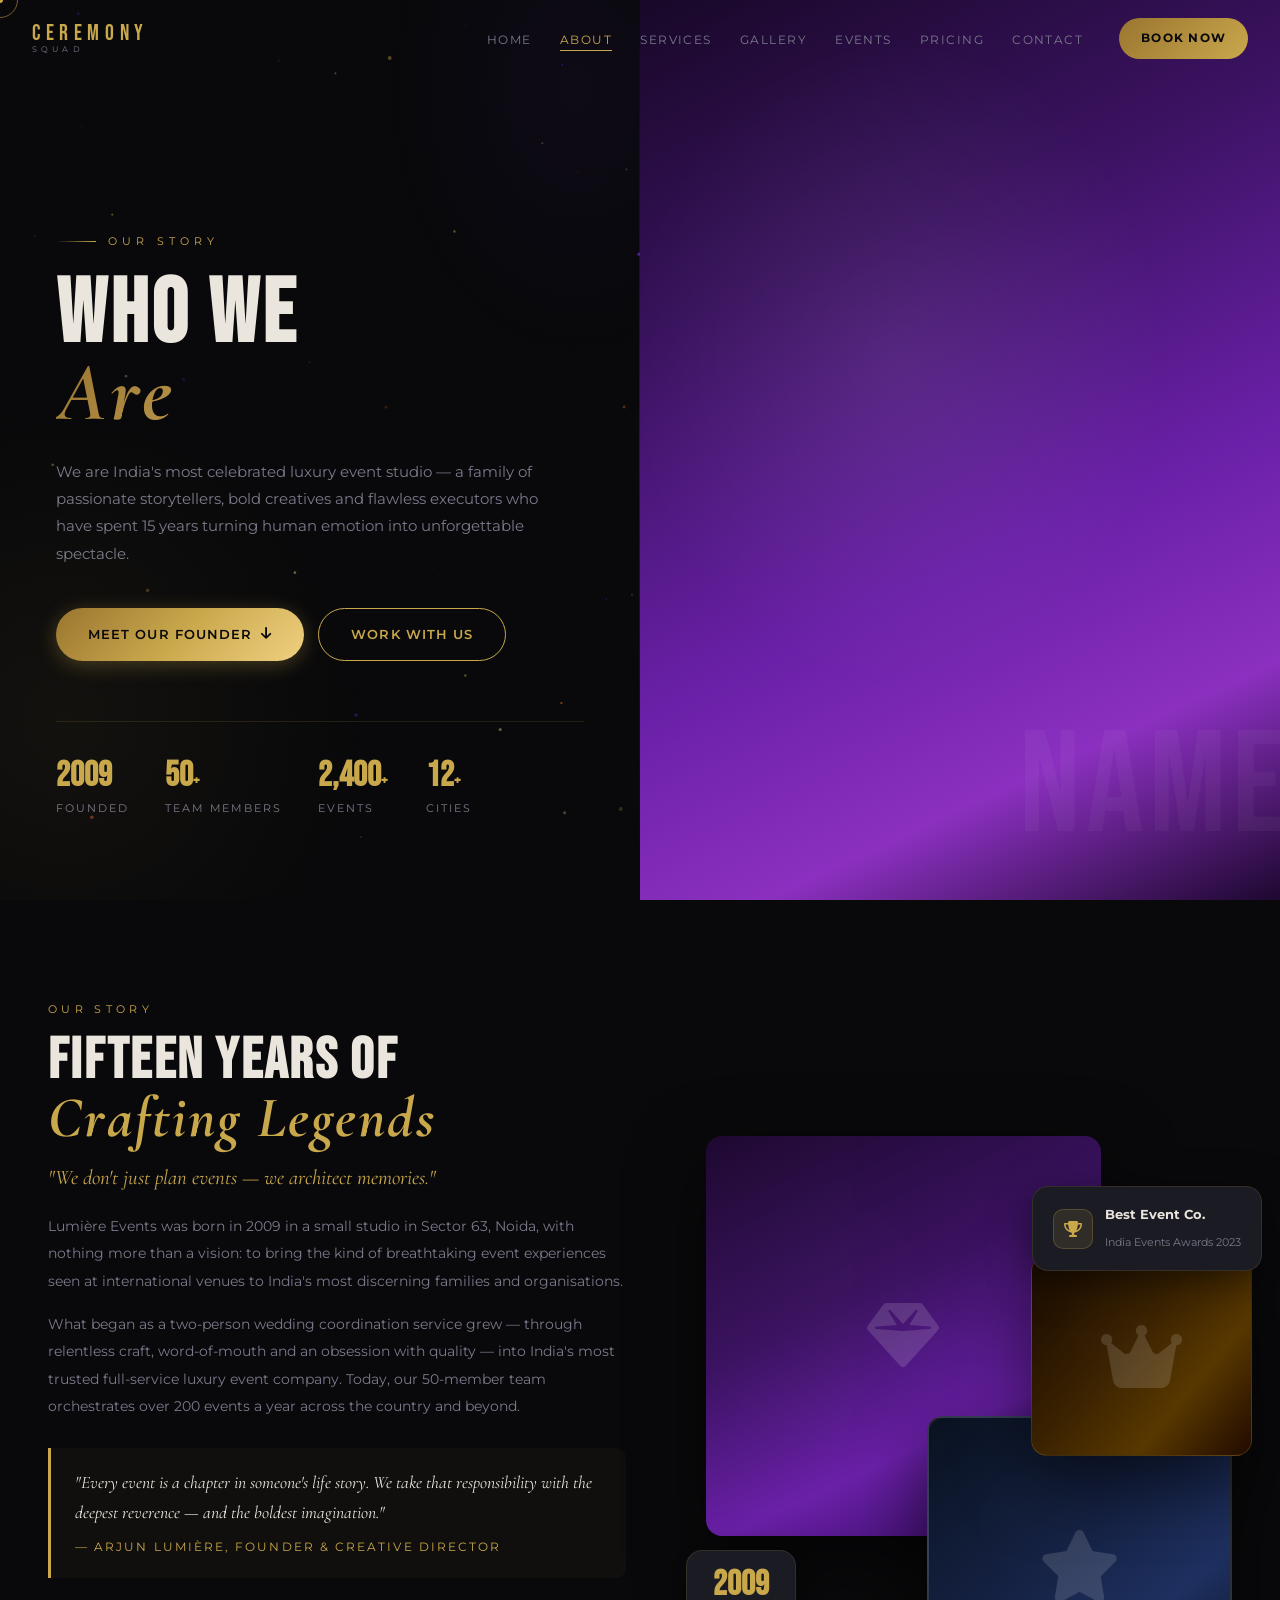
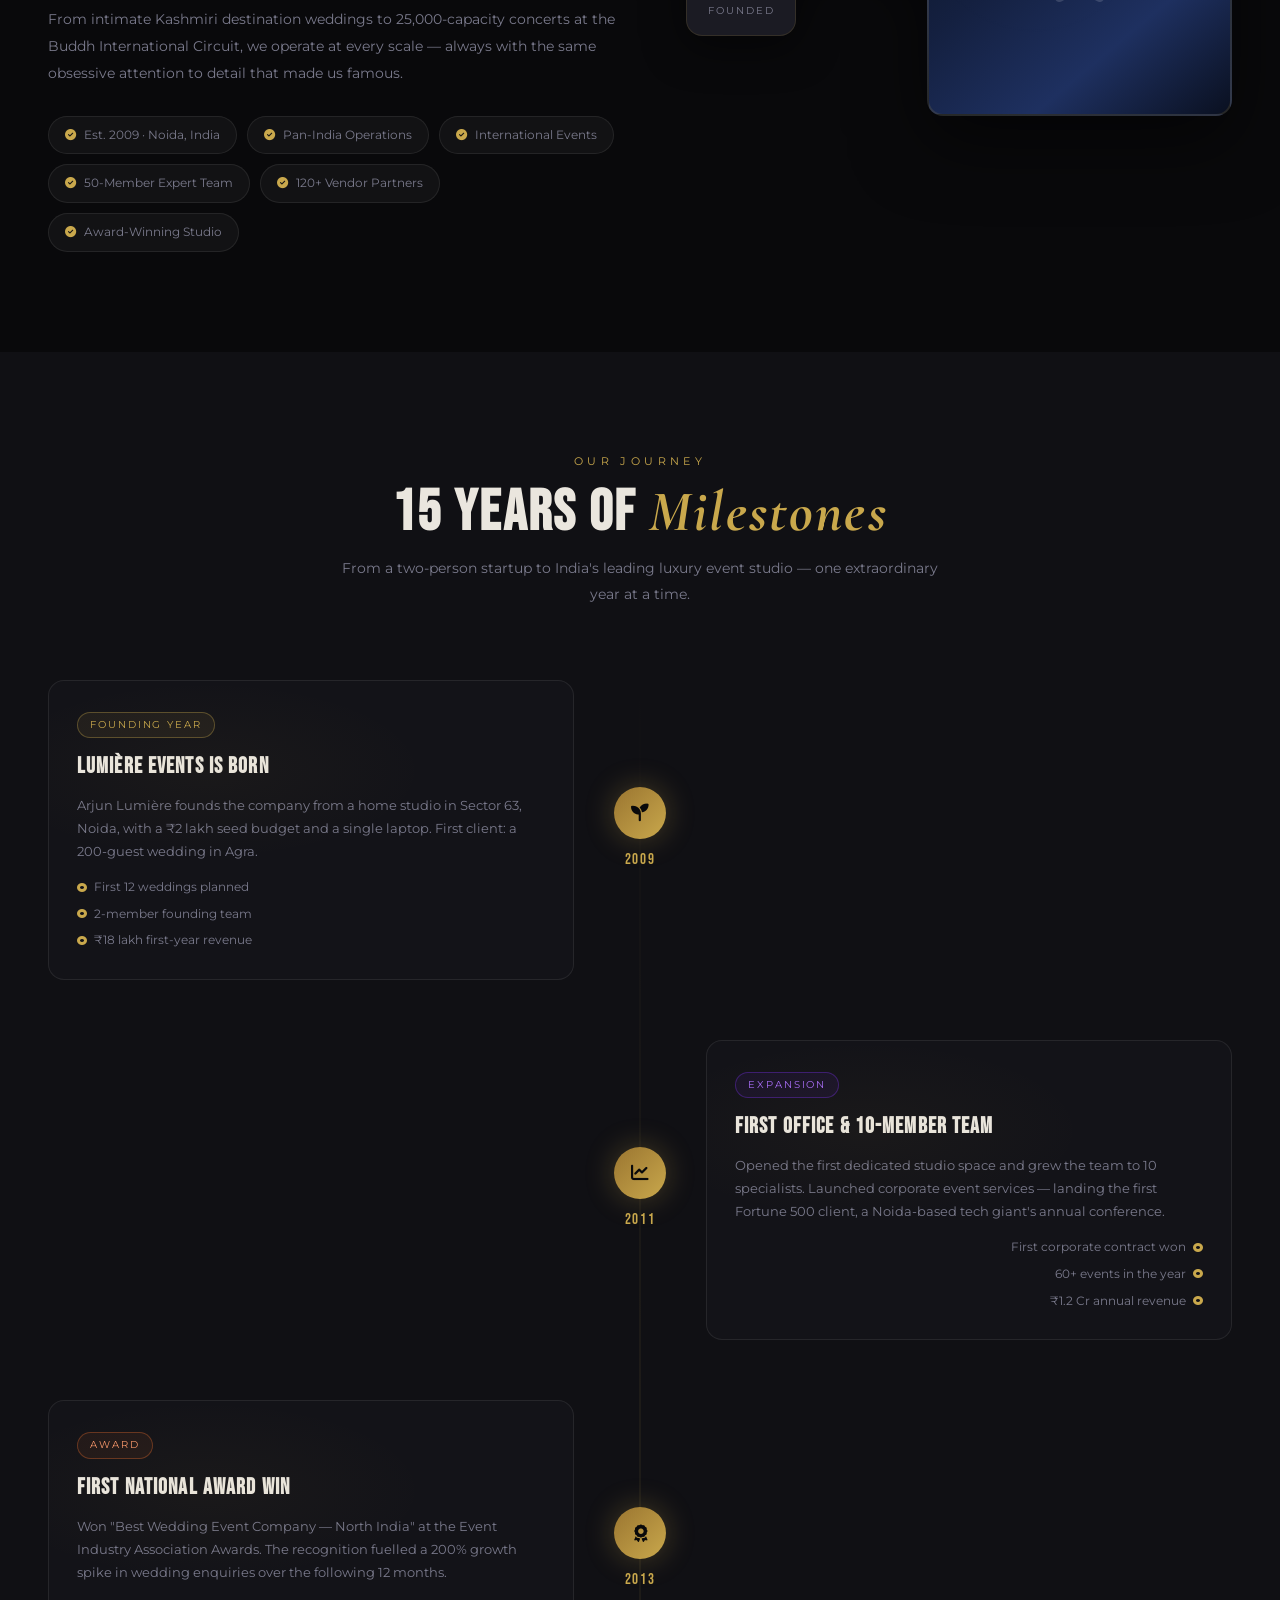
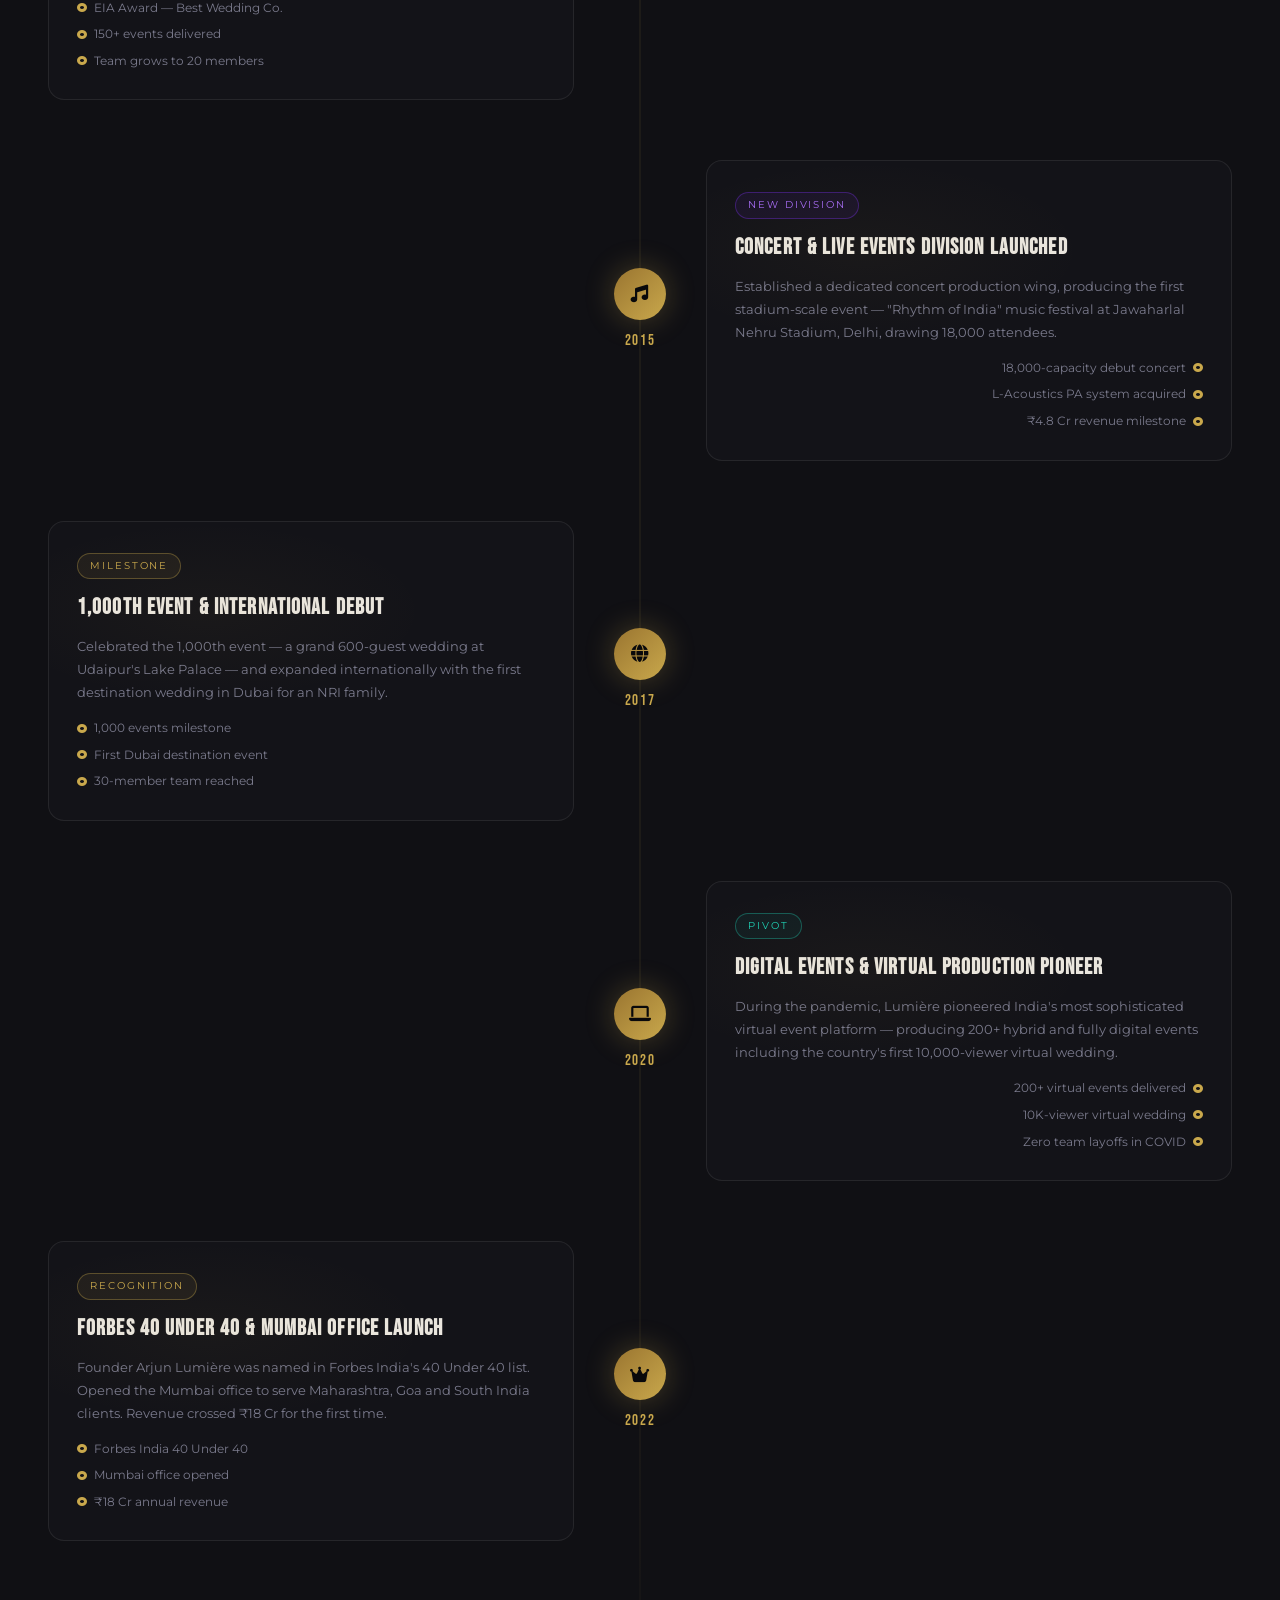
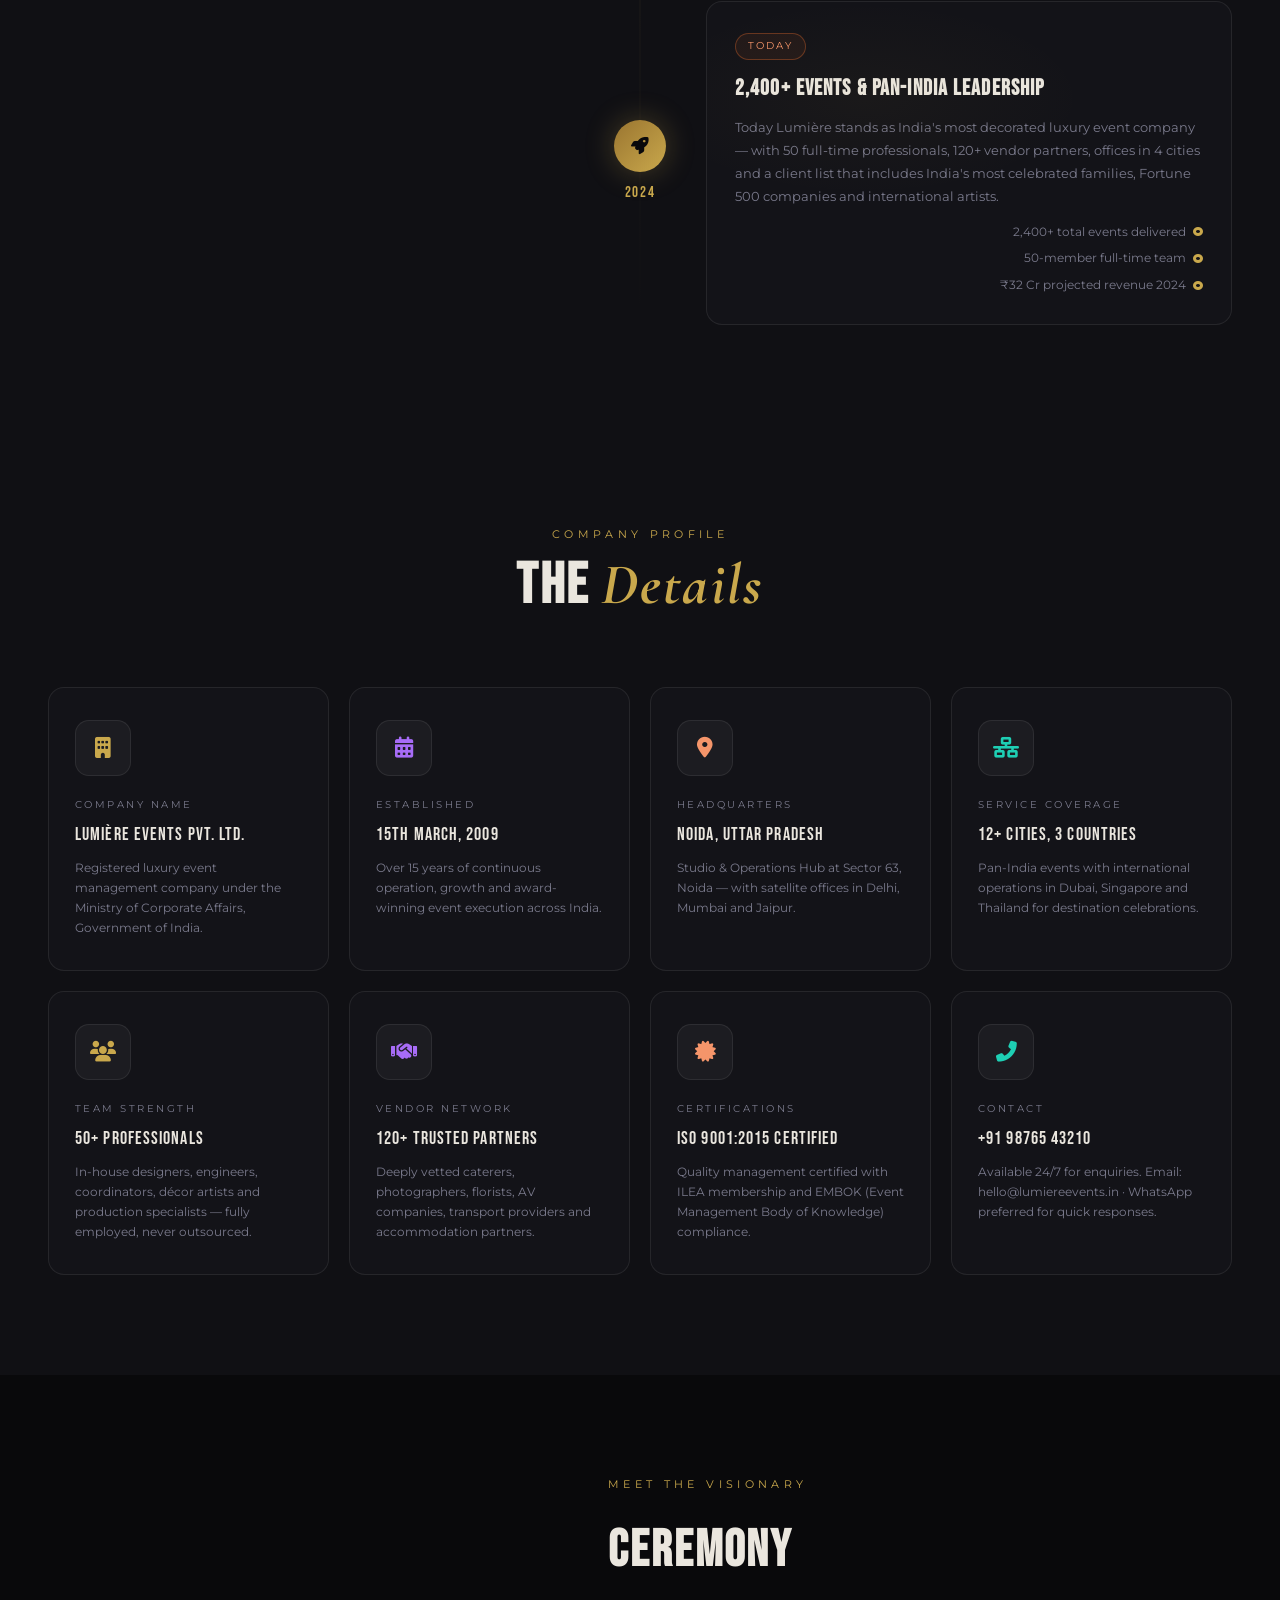
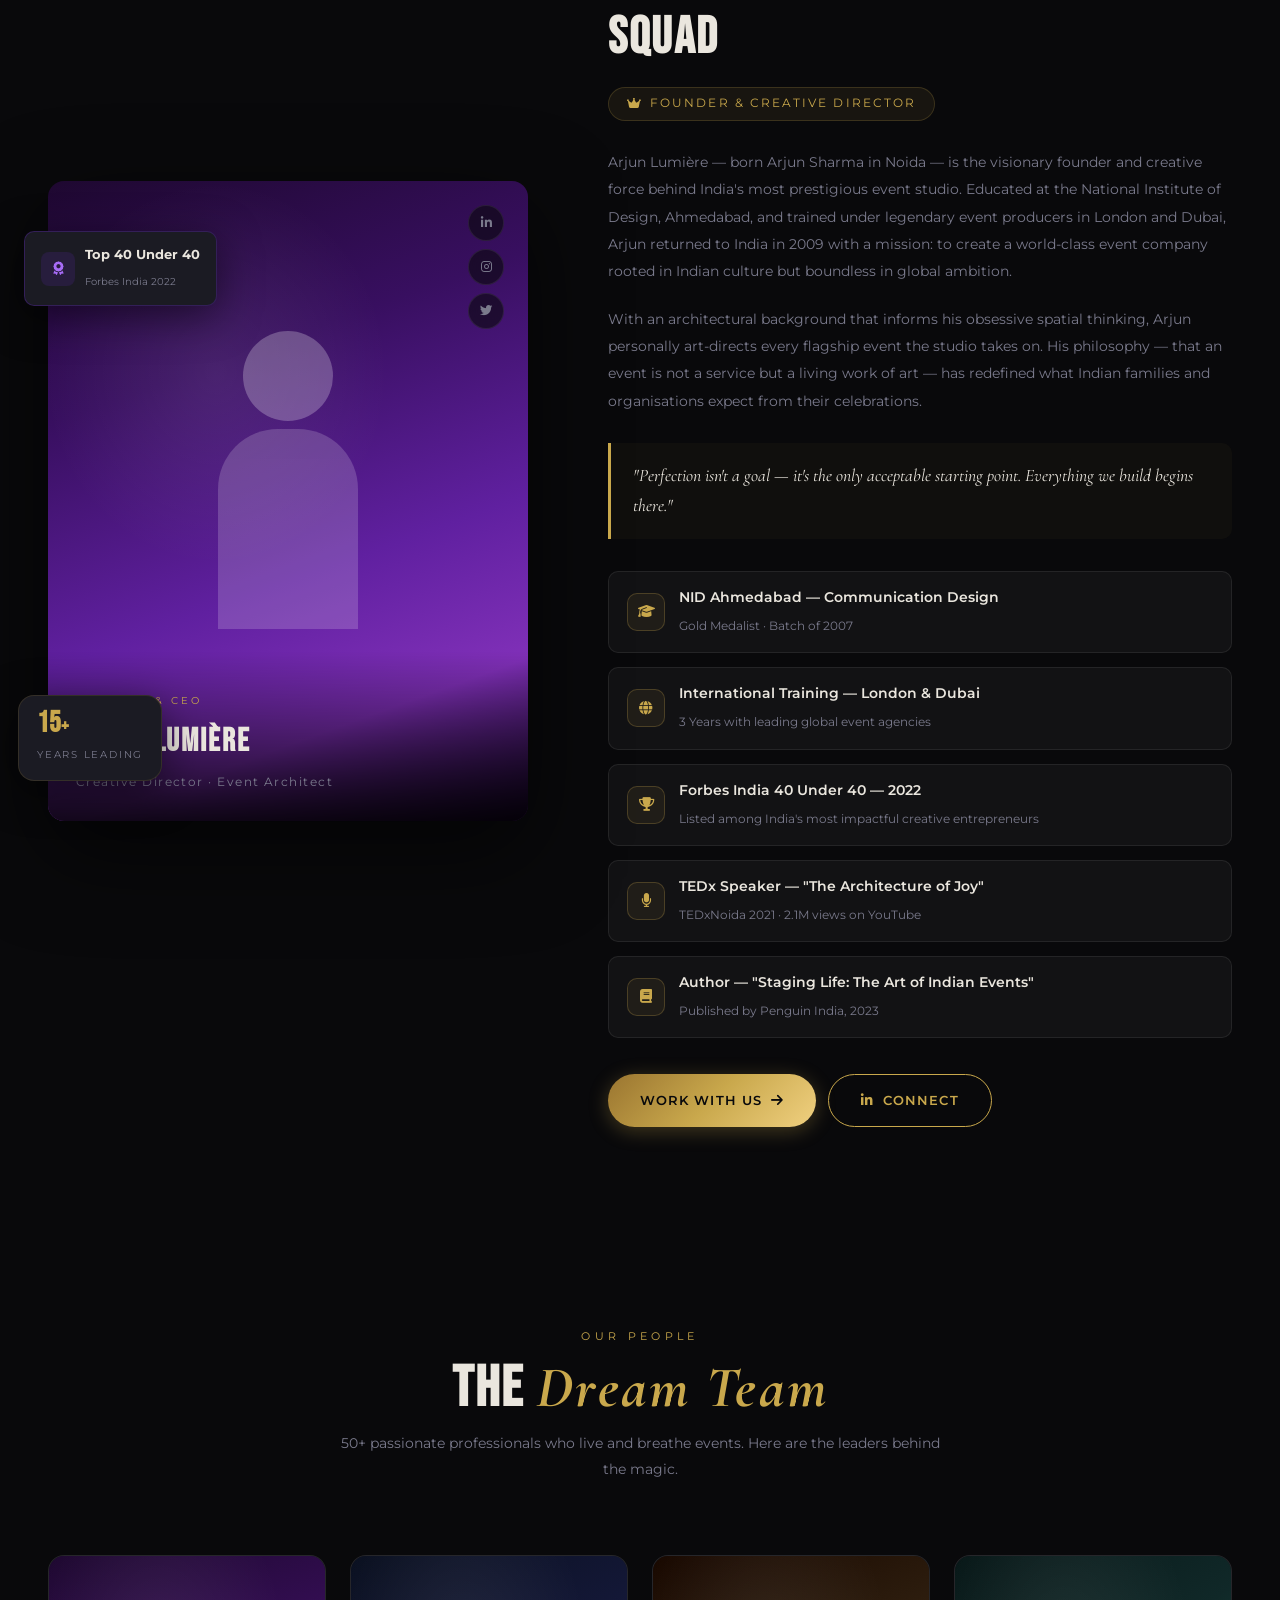
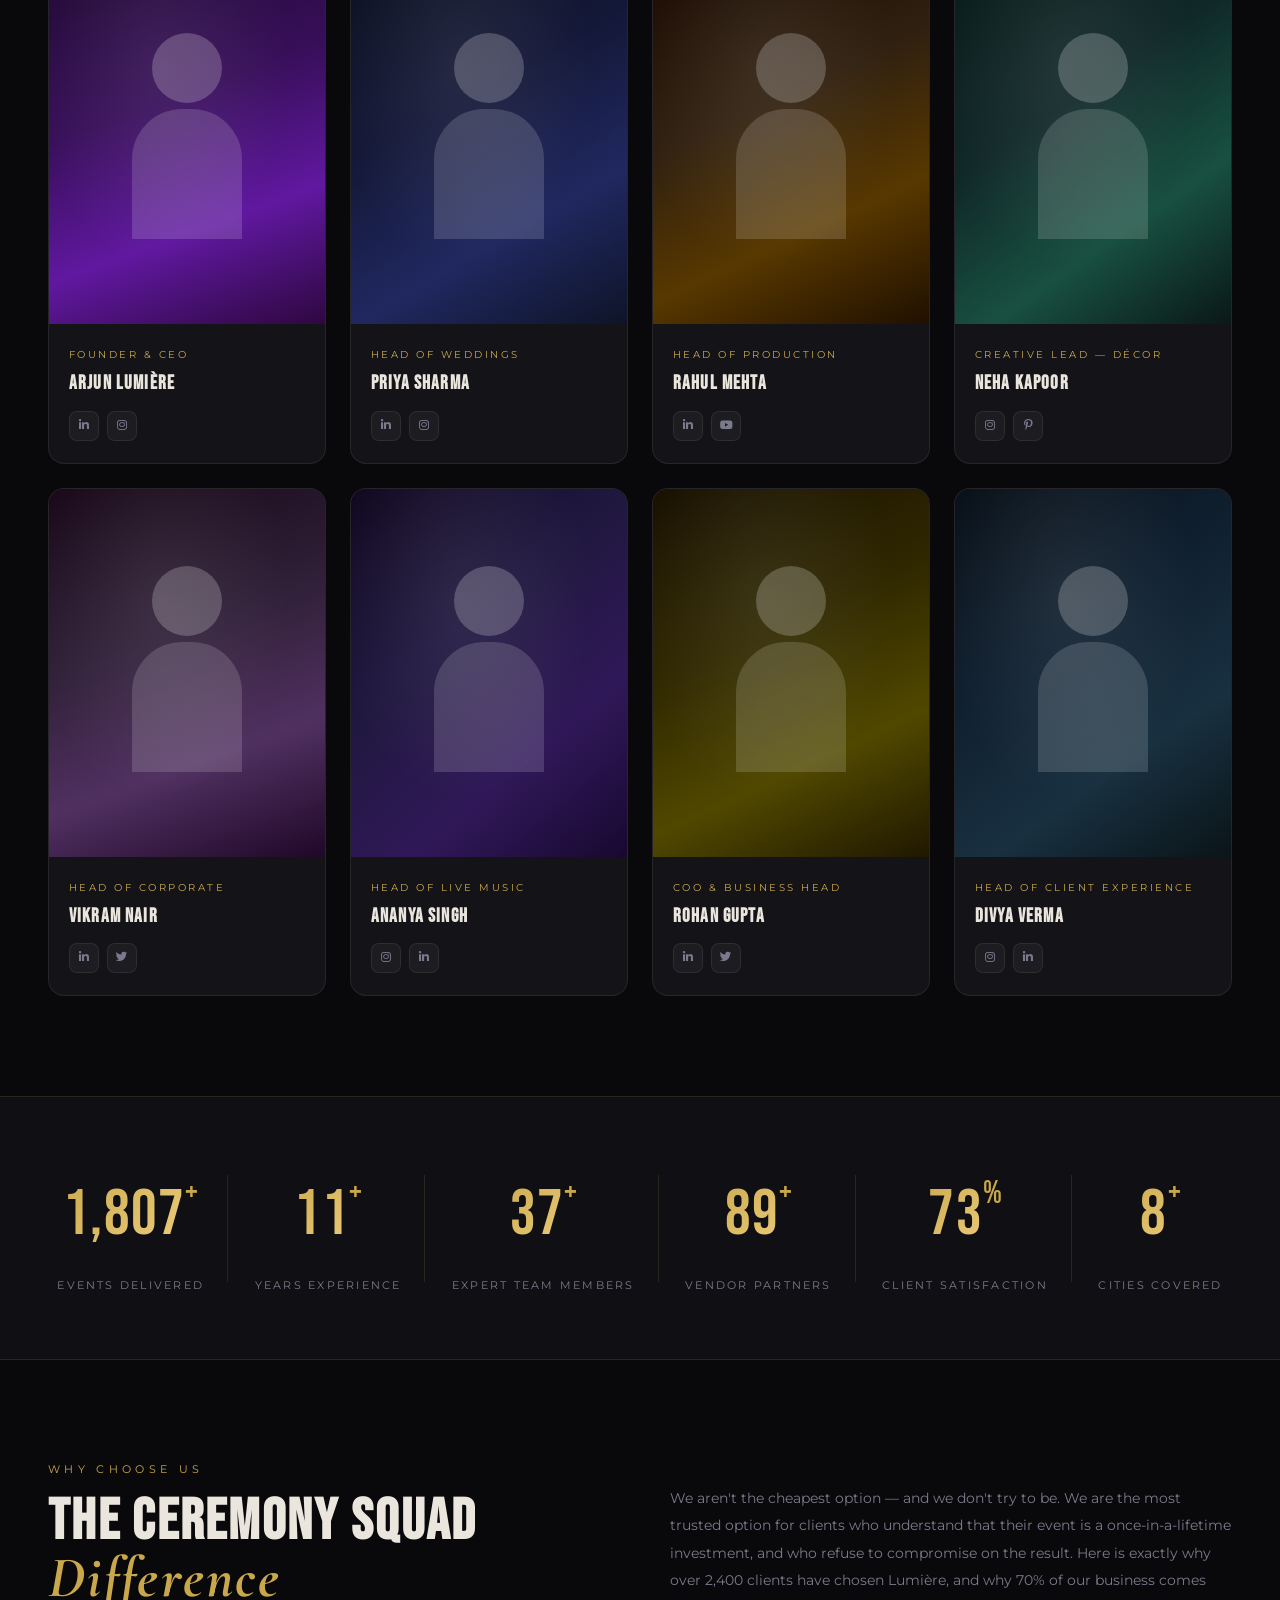
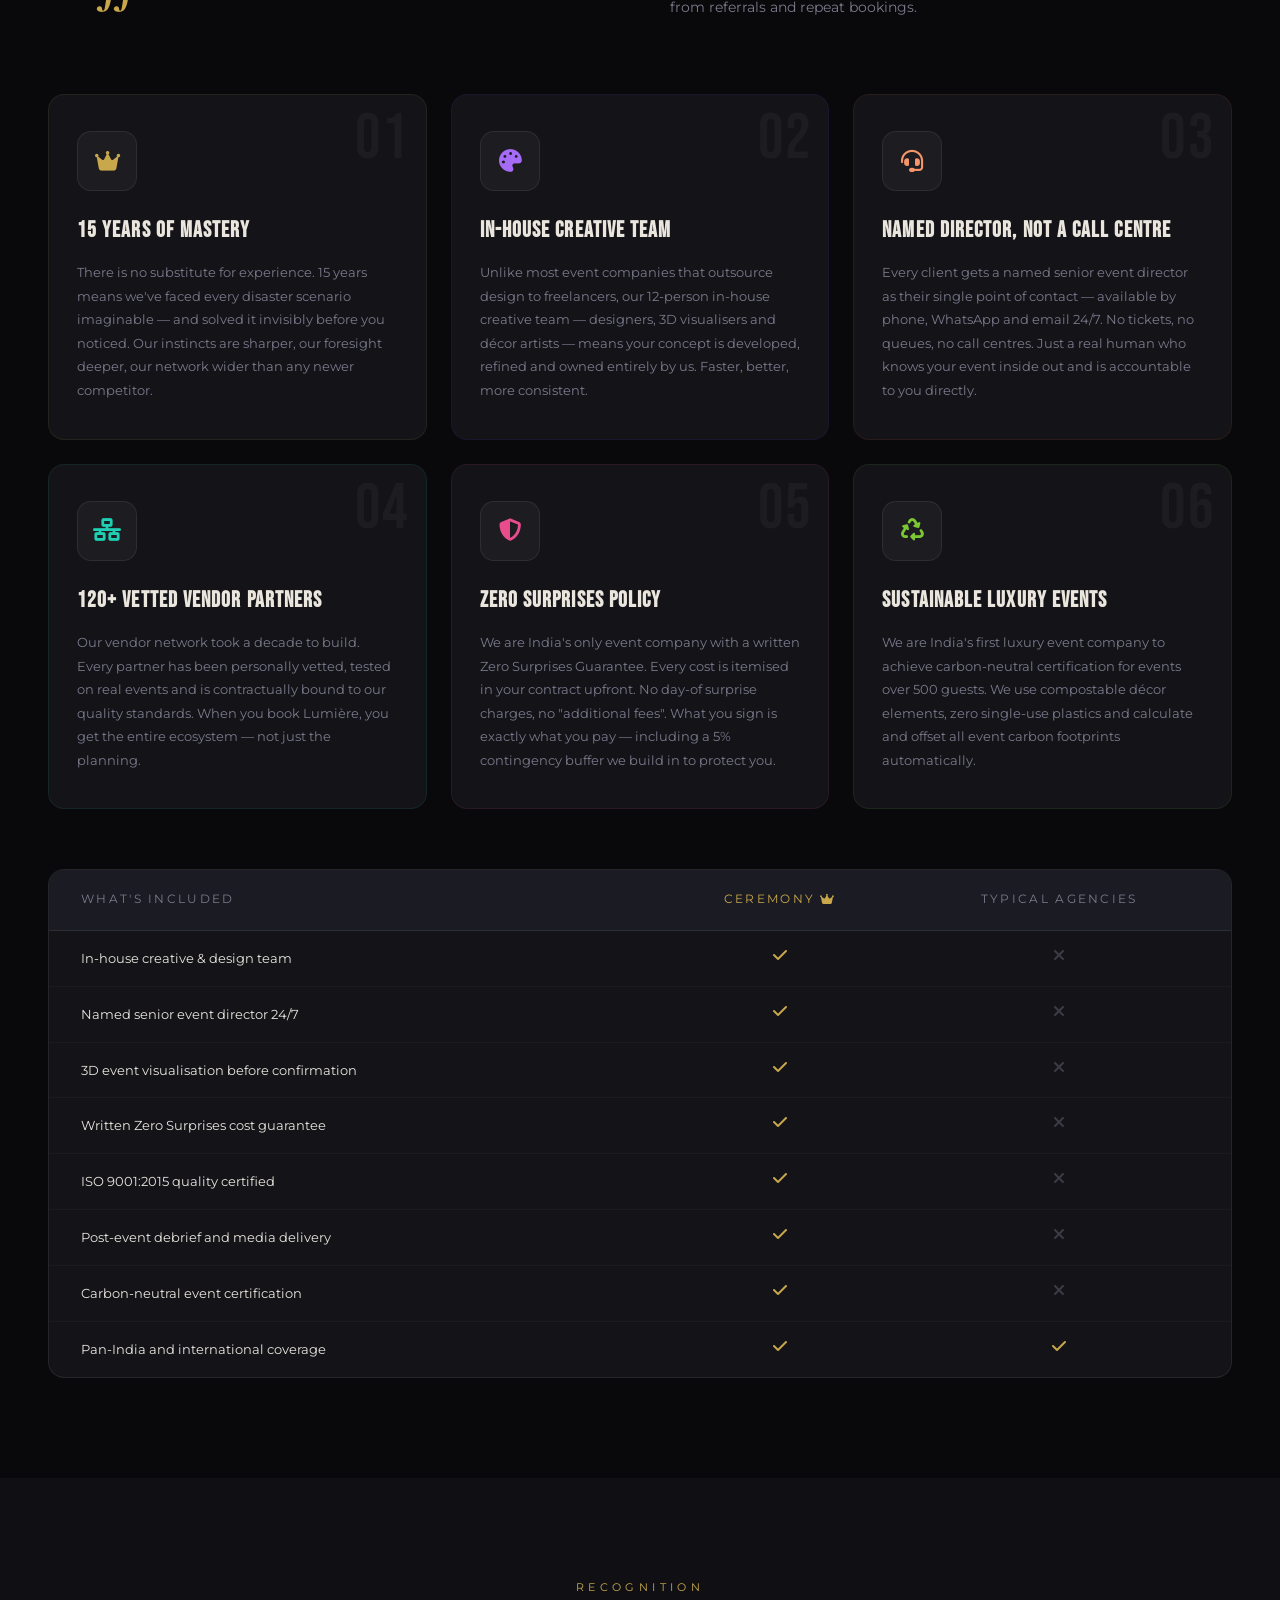
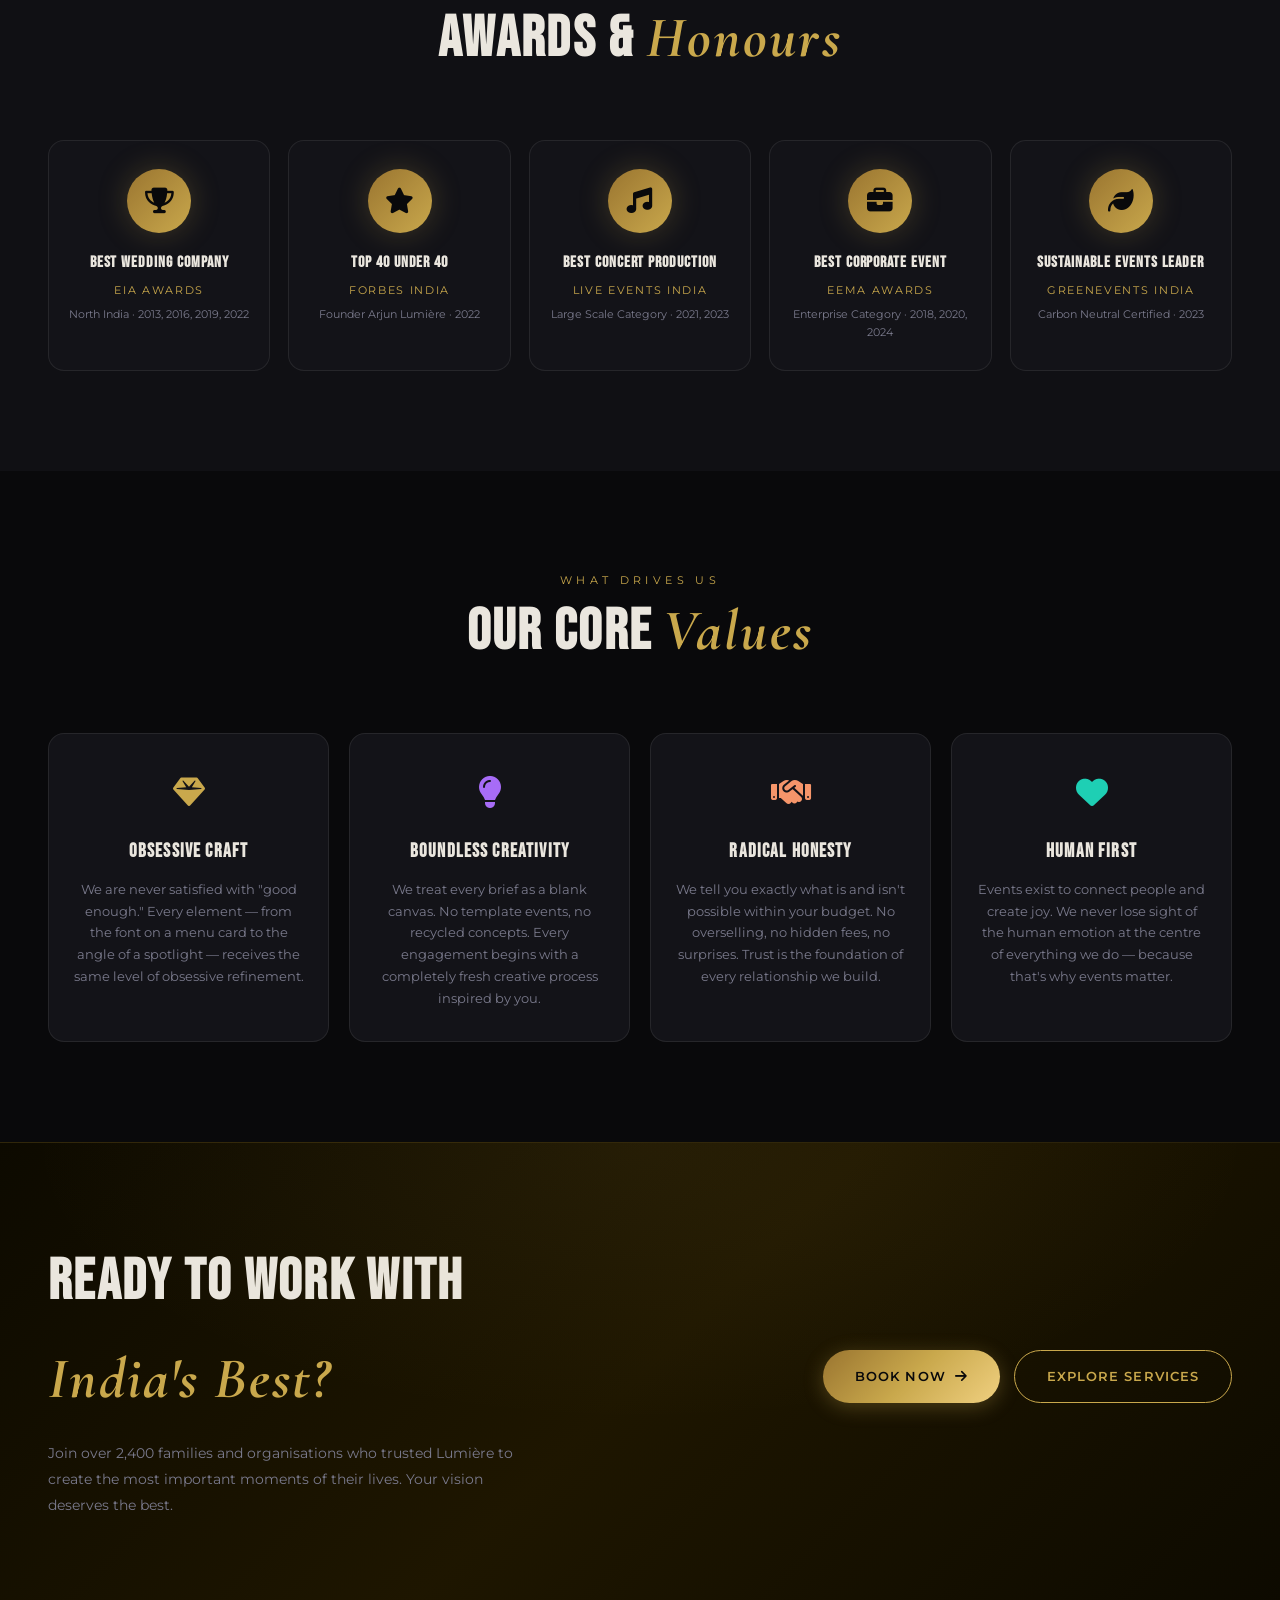
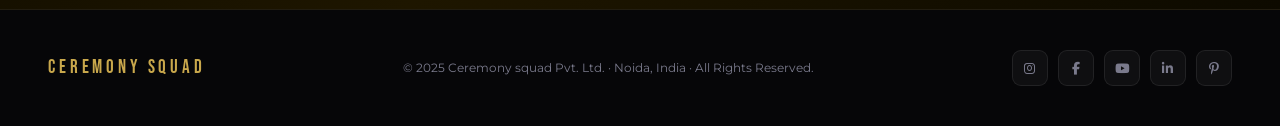
<file: about.html>
<!DOCTYPE html>
  <html lang="en">
  <head>
    <meta charset="UTF-8" />
    <meta name="viewport" content="width=device-width, initial-scale=1.0" />
    <meta name="description" content="About Lumière Events – Our story, our founder, our expert team, 15+ years of experience and why we are India's most trusted luxury event company." />
    <title>About Us | Ceremony squad</title>
    <link rel="preconnect" href="https://fonts.googleapis.com" />
    <link rel="preconnect" href="https://fonts.gstatic.com" crossorigin />
    <link href="https://fonts.googleapis.com/css2?family=Bebas+Neue&family=Montserrat:ital,wght@0,300;0,400;0,600;0,700;1,300&family=Cormorant+Garamond:ital,wght@0,300;0,400;0,600;1,300;1,400&display=swap" rel="stylesheet" />
    <link rel="stylesheet" href="https://cdnjs.cloudflare.com/ajax/libs/font-awesome/6.5.0/css/all.min.css" />
    <link rel="stylesheet" href="styles_about.css" />
  </head>
  <body>

  <div class="c-dot"></div>
  <div class="c-ring"></div>
  <div id="sp"></div>
  <canvas id="pc"></canvas>

  <!-- ══════════ NAVBAR ══════════ -->
  <nav id="nav">
    <div class="nav-c">
      <a href="index.html" class="nl"><span class="nl-m">Ceremony</span><span class="nl-s">squad</span></a>
      <ul class="nlinks" id="navLinks">
        <li><a href="index.html">Home</a></li>
        <li><a href="about.html" class="active">About</a></li>
        <li><a href="services.html">Services</a></li>
        <li><a href="gallery.html">Gallery</a></li>
        <li><a href="index.html#upcoming">Events</a></li>
        <li><a href="index.html#pricing">Pricing</a></li>
        <li><a href="index.html#contact">Contact</a></li>
      </ul>
      <a href="index.html#contact" class="ncta">Book Now</a>
      <button class="hbg" id="hbg"><span></span><span></span><span></span></button>
    </div>
  </nav>

  <!-- ══════════ HERO ══════════ -->
  <section class="hero" id="home">
    <div class="hero-left">
      <p class="h-eyebrow">Our Story</p>
      <h1 class="h-title">
        Who We<br>
        <em>Are</em>
      </h1>
      <p class="h-desc">We are India's most celebrated luxury event studio — a family of passionate storytellers, bold creatives and flawless executors who have spent 15 years turning human emotion into unforgettable spectacle.</p>
      <div class="h-ctas">
        <a href="#founder" class="btn btn-g">Meet Our Founder <i class="fas fa-arrow-down"></i></a>
        <a href="index.html#contact" class="btn btn-o">Work With Us</a>
      </div>
      <div class="h-stats">
        <div class="h-stat"><strong>2009</strong><span>Founded</span></div>
        <div class="h-stat"><strong>50<span style="color:var(--gold);font-size:1rem">+</span></strong><span>Team Members</span></div>
        <div class="h-stat"><strong>2,400<span style="color:var(--gold);font-size:1rem">+</span></strong><span>Events</span></div>
        <div class="h-stat"><strong>12<span style="color:var(--gold);font-size:1rem">+</span></strong><span>Cities</span></div>
      </div>
      <div class="hero-line"></div>
    </div>
    <div class="hero-right">
      <div class="hero-right-bg">
       
      </div>
      <div class="h-big-text">name</div>
    </div>
  </section>

  <!-- ══════════ COMPANY STORY ══════════ -->
  <section class="sec" id="company">
    <div class="wrap">
      <div class="story-grid">
        <div class="story-text sr-left">
          <span class="sh-eye">Our Story</span>
          <h2 class="sh-title">Fifteen Years of<br><em>Crafting Legends</em></h2>
          <p class="story-tagline">"We don't just plan events — we architect memories."</p>
          <p class="story-p">Lumière Events was born in 2009 in a small studio in Sector 63, Noida, with nothing more than a vision: to bring the kind of breathtaking event experiences seen at international venues to India's most discerning families and organisations.</p>
          <p class="story-p">What began as a two-person wedding coordination service grew — through relentless craft, word-of-mouth and an obsession with quality — into India's most trusted full-service luxury event company. Today, our 50-member team orchestrates over 200 events a year across the country and beyond.</p>
          <blockquote class="story-quote">
            "Every event is a chapter in someone's life story. We take that responsibility with the deepest reverence — and the boldest imagination."
            <cite>— Arjun Lumière, Founder & Creative Director</cite>
          </blockquote>
          <p class="story-p">From intimate Kashmiri destination weddings to 25,000-capacity concerts at the Buddh International Circuit, we operate at every scale — always with the same obsessive attention to detail that made us famous.</p>
          <div class="story-pills">
            <div class="pill"><i class="fas fa-check-circle"></i> Est. 2009 · Noida, India</div>
            <div class="pill"><i class="fas fa-check-circle"></i> Pan-India Operations</div>
            <div class="pill"><i class="fas fa-check-circle"></i> International Events</div>
            <div class="pill"><i class="fas fa-check-circle"></i> 50-Member Expert Team</div>
            <div class="pill"><i class="fas fa-check-circle"></i> 120+ Vendor Partners</div>
            <div class="pill"><i class="fas fa-check-circle"></i> Award-Winning Studio</div>
          </div>
        </div>
        <div class="story-visual sr-right">
          <div class="sv-card sv-c1 art-1"><div class="sv-art-deco"><i class="fas fa-gem"></i></div></div>
          <div class="sv-card sv-c2 art-2"><div class="sv-art-deco"><i class="fas fa-star"></i></div></div>
          <div class="sv-card sv-c3 art-3"><div class="sv-art-deco"><i class="fas fa-crown"></i></div></div>
          <div class="sv-badge svb-est"><strong>2009</strong><span>Founded</span></div>
          <div class="sv-badge svb-award">
            <div class="svb-award-icon"><i class="fas fa-trophy"></i></div>
            <div class="svb-award-text"><strong>Best Event Co.</strong><span>India Events Awards 2023</span></div>
          </div>
        </div>
      </div>
    </div>
  </section>

  <!-- ══════════ EXPERIENCE TIMELINE ══════════ -->
  <section class="sec sec-dark" id="experience">
    <div class="wrap">
      <div class="sh center">
        <span class="sh-eye">Our Journey</span>
        <h2 class="sh-title">15 Years of <em>Milestones</em></h2>
        <p class="sh-sub center" style="margin:0 auto">From a two-person startup to India's leading luxury event studio — one extraordinary year at a time.</p>
      </div>
      <div class="timeline-wrap">
        <div class="timeline-line"></div>

        <!-- 2009 -->
        <div class="tl-item sr">
          <div class="tl-content">
            <span class="tl-badge tl-badge-g">Founding Year</span>
            <h3 class="tl-title">Lumière Events is Born</h3>
            <p class="tl-desc">Arjun Lumière founds the company from a home studio in Sector 63, Noida, with a ₹2 lakh seed budget and a single laptop. First client: a 200-guest wedding in Agra.</p>
            <div class="tl-feats">
              <div class="tl-feat"><i class="fas fa-dot-circle"></i> First 12 weddings planned</div>
              <div class="tl-feat"><i class="fas fa-dot-circle"></i> 2-member founding team</div>
              <div class="tl-feat"><i class="fas fa-dot-circle"></i> ₹18 lakh first-year revenue</div>
            </div>
          </div>
          <div class="tl-year-wrap"><div class="tl-dot"><i class="fas fa-seedling"></i></div><span class="tl-year">2009</span></div>
          <div class="tl-empty"></div>
        </div>

        <!-- 2011 -->
        <div class="tl-item sr">
          <div class="tl-empty"></div>
          <div class="tl-year-wrap"><div class="tl-dot"><i class="fas fa-chart-line"></i></div><span class="tl-year">2011</span></div>
          <div class="tl-content tl-right">
            <span class="tl-badge tl-badge-p">Expansion</span>
            <h3 class="tl-title">First Office & 10-Member Team</h3>
            <p class="tl-desc">Opened the first dedicated studio space and grew the team to 10 specialists. Launched corporate event services — landing the first Fortune 500 client, a Noida-based tech giant's annual conference.</p>
            <div class="tl-feats tl-right">
              <div class="tl-feat"><i class="fas fa-dot-circle"></i> First corporate contract won</div>
              <div class="tl-feat"><i class="fas fa-dot-circle"></i> 60+ events in the year</div>
              <div class="tl-feat"><i class="fas fa-dot-circle"></i> ₹1.2 Cr annual revenue</div>
            </div>
          </div>
        </div>

        <!-- 2013 -->
        <div class="tl-item sr">
          <div class="tl-content">
            <span class="tl-badge tl-badge-o">Award</span>
            <h3 class="tl-title">First National Award Win</h3>
            <p class="tl-desc">Won "Best Wedding Event Company — North India" at the Event Industry Association Awards. The recognition fuelled a 200% growth spike in wedding enquiries over the following 12 months.</p>
            <div class="tl-feats">
              <div class="tl-feat"><i class="fas fa-dot-circle"></i> EIA Award — Best Wedding Co.</div>
              <div class="tl-feat"><i class="fas fa-dot-circle"></i> 150+ events delivered</div>
              <div class="tl-feat"><i class="fas fa-dot-circle"></i> Team grows to 20 members</div>
            </div>
          </div>
          <div class="tl-year-wrap"><div class="tl-dot"><i class="fas fa-award"></i></div><span class="tl-year">2013</span></div>
          <div class="tl-empty"></div>
        </div>

        <!-- 2015 -->
        <div class="tl-item sr">
          <div class="tl-empty"></div>
          <div class="tl-year-wrap"><div class="tl-dot"><i class="fas fa-music"></i></div><span class="tl-year">2015</span></div>
          <div class="tl-content tl-right">
            <span class="tl-badge tl-badge-p">New Division</span>
            <h3 class="tl-title">Concert & Live Events Division Launched</h3>
            <p class="tl-desc">Established a dedicated concert production wing, producing the first stadium-scale event — "Rhythm of India" music festival at Jawaharlal Nehru Stadium, Delhi, drawing 18,000 attendees.</p>
            <div class="tl-feats tl-right">
              <div class="tl-feat"><i class="fas fa-dot-circle"></i> 18,000-capacity debut concert</div>
              <div class="tl-feat"><i class="fas fa-dot-circle"></i> L-Acoustics PA system acquired</div>
              <div class="tl-feat"><i class="fas fa-dot-circle"></i> ₹4.8 Cr revenue milestone</div>
            </div>
          </div>
        </div>

        <!-- 2017 -->
        <div class="tl-item sr">
          <div class="tl-content">
            <span class="tl-badge tl-badge-g">Milestone</span>
            <h3 class="tl-title">1,000th Event & International Debut</h3>
            <p class="tl-desc">Celebrated the 1,000th event — a grand 600-guest wedding at Udaipur's Lake Palace — and expanded internationally with the first destination wedding in Dubai for an NRI family.</p>
            <div class="tl-feats">
              <div class="tl-feat"><i class="fas fa-dot-circle"></i> 1,000 events milestone</div>
              <div class="tl-feat"><i class="fas fa-dot-circle"></i> First Dubai destination event</div>
              <div class="tl-feat"><i class="fas fa-dot-circle"></i> 30-member team reached</div>
            </div>
          </div>
          <div class="tl-year-wrap"><div class="tl-dot"><i class="fas fa-globe"></i></div><span class="tl-year">2017</span></div>
          <div class="tl-empty"></div>
        </div>

        <!-- 2020 -->
        <div class="tl-item sr">
          <div class="tl-empty"></div>
          <div class="tl-year-wrap"><div class="tl-dot"><i class="fas fa-laptop"></i></div><span class="tl-year">2020</span></div>
          <div class="tl-content tl-right">
            <span class="tl-badge tl-badge-t">Pivot</span>
            <h3 class="tl-title">Digital Events & Virtual Production Pioneer</h3>
            <p class="tl-desc">During the pandemic, Lumière pioneered India's most sophisticated virtual event platform — producing 200+ hybrid and fully digital events including the country's first 10,000-viewer virtual wedding.</p>
            <div class="tl-feats tl-right">
              <div class="tl-feat"><i class="fas fa-dot-circle"></i> 200+ virtual events delivered</div>
              <div class="tl-feat"><i class="fas fa-dot-circle"></i> 10K-viewer virtual wedding</div>
              <div class="tl-feat"><i class="fas fa-dot-circle"></i> Zero team layoffs in COVID</div>
            </div>
          </div>
        </div>

        <!-- 2022 -->
        <div class="tl-item sr">
          <div class="tl-content">
            <span class="tl-badge tl-badge-g">Recognition</span>
            <h3 class="tl-title">Forbes 40 Under 40 & Mumbai Office Launch</h3>
            <p class="tl-desc">Founder Arjun Lumière was named in Forbes India's 40 Under 40 list. Opened the Mumbai office to serve Maharashtra, Goa and South India clients. Revenue crossed ₹18 Cr for the first time.</p>
            <div class="tl-feats">
              <div class="tl-feat"><i class="fas fa-dot-circle"></i> Forbes India 40 Under 40</div>
              <div class="tl-feat"><i class="fas fa-dot-circle"></i> Mumbai office opened</div>
              <div class="tl-feat"><i class="fas fa-dot-circle"></i> ₹18 Cr annual revenue</div>
            </div>
          </div>
          <div class="tl-year-wrap"><div class="tl-dot"><i class="fas fa-crown"></i></div><span class="tl-year">2022</span></div>
          <div class="tl-empty"></div>
        </div>

        <!-- 2024 -->
        <div class="tl-item sr">
          <div class="tl-empty"></div>
          <div class="tl-year-wrap"><div class="tl-dot"><i class="fas fa-rocket"></i></div><span class="tl-year">2024</span></div>
          <div class="tl-content tl-right">
            <span class="tl-badge tl-badge-o">Today</span>
            <h3 class="tl-title">2,400+ Events & Pan-India Leadership</h3>
            <p class="tl-desc">Today Lumière stands as India's most decorated luxury event company — with 50 full-time professionals, 120+ vendor partners, offices in 4 cities and a client list that includes India's most celebrated families, Fortune 500 companies and international artists.</p>
            <div class="tl-feats tl-right">
              <div class="tl-feat"><i class="fas fa-dot-circle"></i> 2,400+ total events delivered</div>
              <div class="tl-feat"><i class="fas fa-dot-circle"></i> 50-member full-time team</div>
              <div class="tl-feat"><i class="fas fa-dot-circle"></i> ₹32 Cr projected revenue 2024</div>
            </div>
          </div>
        </div>

      </div>
    </div>
  </section>

  <!-- ══════════ COMPANY DETAILS CARDS ══════════ -->
  <section class="sec sec-dark">
    <div class="wrap">
      <div class="sh center">
        <span class="sh-eye">Company Profile</span>
        <h2 class="sh-title">The <em>Details</em></h2>
      </div>
      <div class="info-grid">
        <div class="info-card sr">
          <div class="ic-icon ic-gold"><i class="fas fa-building"></i></div>
          <p class="ic-label">Company Name</p>
          <p class="ic-value">Lumière Events Pvt. Ltd.</p>
          <p class="ic-desc">Registered luxury event management company under the Ministry of Corporate Affairs, Government of India.</p>
          <div class="ic-glow glow-g"></div>
        </div>
        <div class="info-card sr">
          <div class="ic-icon ic-purple"><i class="fas fa-calendar-alt"></i></div>
          <p class="ic-label">Established</p>
          <p class="ic-value">15th March, 2009</p>
          <p class="ic-desc">Over 15 years of continuous operation, growth and award-winning event execution across India.</p>
          <div class="ic-glow glow-p"></div>
        </div>
        <div class="info-card sr">
          <div class="ic-icon ic-orange"><i class="fas fa-map-marker-alt"></i></div>
          <p class="ic-label">Headquarters</p>
          <p class="ic-value">Noida, Uttar Pradesh</p>
          <p class="ic-desc">Studio & Operations Hub at Sector 63, Noida — with satellite offices in Delhi, Mumbai and Jaipur.</p>
          <div class="ic-glow glow-o"></div>
        </div>
        <div class="info-card sr">
          <div class="ic-icon ic-teal"><i class="fas fa-network-wired"></i></div>
          <p class="ic-label">Service Coverage</p>
          <p class="ic-value">12+ Cities, 3 Countries</p>
          <p class="ic-desc">Pan-India events with international operations in Dubai, Singapore and Thailand for destination celebrations.</p>
          <div class="ic-glow glow-t"></div>
        </div>
        <div class="info-card sr">
          <div class="ic-icon ic-gold"><i class="fas fa-users"></i></div>
          <p class="ic-label">Team Strength</p>
          <p class="ic-value">50+ Professionals</p>
          <p class="ic-desc">In-house designers, engineers, coordinators, décor artists and production specialists — fully employed, never outsourced.</p>
          <div class="ic-glow glow-g"></div>
        </div>
        <div class="info-card sr">
          <div class="ic-icon ic-purple"><i class="fas fa-handshake"></i></div>
          <p class="ic-label">Vendor Network</p>
          <p class="ic-value">120+ Trusted Partners</p>
          <p class="ic-desc">Deeply vetted caterers, photographers, florists, AV companies, transport providers and accommodation partners.</p>
          <div class="ic-glow glow-p"></div>
        </div>
        <div class="info-card sr">
          <div class="ic-icon ic-orange"><i class="fas fa-certificate"></i></div>
          <p class="ic-label">Certifications</p>
          <p class="ic-value">ISO 9001:2015 Certified</p>
          <p class="ic-desc">Quality management certified with ILEA membership and EMBOK (Event Management Body of Knowledge) compliance.</p>
          <div class="ic-glow glow-o"></div>
        </div>
        <div class="info-card sr">
          <div class="ic-icon ic-teal"><i class="fas fa-phone-alt"></i></div>
          <p class="ic-label">Contact</p>
          <p class="ic-value">+91 98765 43210</p>
          <p class="ic-desc">Available 24/7 for enquiries. Email: hello@lumiereevents.in · WhatsApp preferred for quick responses.</p>
          <div class="ic-glow glow-t"></div>
        </div>
      </div>
    </div>
  </section>

  

  <!-- ══════════ FOUNDER / OWNER ══════════ -->
  <section class="sec" id="founder">
    <div class="wrap">
      <div class="founder-grid">
        <div class="founder-visual sr-left">
          <div class="fv-frame">
            <div class="fv-person-art">
              <div class="fv-silhouette">
                <div class="fv-sil-head"></div>
                <div class="fv-sil-body"></div>
              </div>
            </div>
            <div class="fv-name-overlay">
              <p class="fv-tag">Founder & CEO</p>
              <h3 class="fv-name">Arjun Lumière</h3>
              <p class="fv-role">Creative Director · Event Architect</p>
            </div>
            <div class="fv-social">
              <a href="#" class="fv-soc-btn" aria-label="LinkedIn"><i class="fab fa-linkedin-in"></i></a>
              <a href="#" class="fv-soc-btn" aria-label="Instagram"><i class="fab fa-instagram"></i></a>
              <a href="#" class="fv-soc-btn" aria-label="Twitter"><i class="fab fa-twitter"></i></a>
            </div>
          </div>
          <div class="sv-badge fv-badge1"><div class="fvb1"><strong>15<span style="color:var(--gold);font-size:1.2rem">+</span></strong><span>Years Leading</span></div></div>
          <div class="sv-badge fv-badge2">
            <div class="fvb2-icon"><i class="fas fa-award"></i></div>
            <div class="fvb2"><strong>Top 40 Under 40</strong><span>Forbes India 2022</span></div>
          </div>
        </div>

        <div class="founder-text sr-right">
          <span class="sh-eye">Meet the Visionary</span>
          <h2 class="founder-name-big">Ceremony<br>squad</h2>
          <div class="founder-role"><i class="fas fa-crown"></i> Founder & Creative Director</div>
          <p class="founder-bio">Arjun Lumière — born Arjun Sharma in Noida — is the visionary founder and creative force behind India's most prestigious event studio. Educated at the National Institute of Design, Ahmedabad, and trained under legendary event producers in London and Dubai, Arjun returned to India in 2009 with a mission: to create a world-class event company rooted in Indian culture but boundless in global ambition.</p>
          <p class="founder-bio">With an architectural background that informs his obsessive spatial thinking, Arjun personally art-directs every flagship event the studio takes on. His philosophy — that an event is not a service but a living work of art — has redefined what Indian families and organisations expect from their celebrations.</p>
          <blockquote class="founder-quote">"Perfection isn't a goal — it's the only acceptable starting point. Everything we build begins there."</blockquote>
          <div class="founder-achievements">
            <div class="fa-item">
              <div class="fa-icon"><i class="fas fa-graduation-cap"></i></div>
              <div class="fa-text"><strong>NID Ahmedabad — Communication Design</strong><span>Gold Medalist · Batch of 2007</span></div>
            </div>
            <div class="fa-item">
              <div class="fa-icon"><i class="fas fa-globe"></i></div>
              <div class="fa-text"><strong>International Training — London & Dubai</strong><span>3 Years with leading global event agencies</span></div>
            </div>
            <div class="fa-item">
              <div class="fa-icon"><i class="fas fa-trophy"></i></div>
              <div class="fa-text"><strong>Forbes India 40 Under 40 — 2022</strong><span>Listed among India's most impactful creative entrepreneurs</span></div>
            </div>
            <div class="fa-item">
              <div class="fa-icon"><i class="fas fa-microphone"></i></div>
              <div class="fa-text"><strong>TEDx Speaker — "The Architecture of Joy"</strong><span>TEDxNoida 2021 · 2.1M views on YouTube</span></div>
            </div>
            <div class="fa-item">
              <div class="fa-icon"><i class="fas fa-book"></i></div>
              <div class="fa-text"><strong>Author — "Staging Life: The Art of Indian Events"</strong><span>Published by Penguin India, 2023</span></div>
            </div>
          </div>
          <div class="founder-contact">
            <a href="index.html#contact" class="btn btn-g">Work With Us <i class="fas fa-arrow-right"></i></a>
            <a href="#" class="btn btn-o"><i class="fab fa-linkedin-in"></i> Connect</a>
          </div>
        </div>
      </div>
    </div>
  </section>

  

  <!-- ══════════ TEAM ══════════ -->
  <section class="sec" id="team">
    <div class="wrap">
      <div class="sh center">
        <span class="sh-eye">Our People</span>
        <h2 class="sh-title">The <em>Dream Team</em></h2>
        <p class="sh-sub" style="margin:0 auto">50+ passionate professionals who live and breathe events. Here are the leaders behind the magic.</p>
      </div>
      <div class="team-grid">

        <div class="team-card sr">
          <div class="tc-photo"><div class="tc-photo-inner tp1"><div class="tc-avatar-art"><div class="tca-head"></div><div class="tca-body"></div></div></div>
            <div class="tc-overlay"><p class="tc-bio-text">With 15 years of creative direction experience, Arjun sets the aesthetic vision for every flagship event and personally supervises all Platinum-tier projects.</p><div class="tc-skills"><span class="tc-skill">Creative Direction</span><span class="tc-skill">Art Direction</span></div></div>
          </div>
          <div class="tc-info"><p class="tc-role">Founder & CEO</p><h4 class="tc-name">Arjun Lumière</h4><div class="tc-social"><a href="#" class="tc-soc"><i class="fab fa-linkedin-in"></i></a><a href="#" class="tc-soc"><i class="fab fa-instagram"></i></a></div></div>
        </div>

        <div class="team-card sr">
          <div class="tc-photo"><div class="tc-photo-inner tp2"><div class="tc-avatar-art"><div class="tca-head"></div><div class="tca-body"></div></div></div>
            <div class="tc-overlay"><p class="tc-bio-text">Priya brings a decade of luxury hospitality experience from The Taj Group to her role managing the end-to-end wedding journey for hundreds of couples each year.</p><div class="tc-skills"><span class="tc-skill">Wedding Strategy</span><span class="tc-skill">Client Relations</span></div></div>
          </div>
          <div class="tc-info"><p class="tc-role">Head of Weddings</p><h4 class="tc-name">Priya Sharma</h4><div class="tc-social"><a href="#" class="tc-soc"><i class="fab fa-linkedin-in"></i></a><a href="#" class="tc-soc"><i class="fab fa-instagram"></i></a></div></div>
        </div>

        <div class="team-card sr">
          <div class="tc-photo"><div class="tc-photo-inner tp3"><div class="tc-avatar-art"><div class="tca-head"></div><div class="tca-body"></div></div></div>
            <div class="tc-overlay"><p class="tc-bio-text">Rahul is a certified audio engineer who has mixed front-of-house sound for India's largest concert tours. He oversees all live production and technical operations.</p><div class="tc-skills"><span class="tc-skill">Live Production</span><span class="tc-skill">Sound Engineering</span></div></div>
          </div>
          <div class="tc-info"><p class="tc-role">Head of Production</p><h4 class="tc-name">Rahul Mehta</h4><div class="tc-social"><a href="#" class="tc-soc"><i class="fab fa-linkedin-in"></i></a><a href="#" class="tc-soc"><i class="fab fa-youtube"></i></a></div></div>
        </div>

        <div class="team-card sr">
          <div class="tc-photo"><div class="tc-photo-inner tp4"><div class="tc-avatar-art"><div class="tca-head"></div><div class="tca-body"></div></div></div>
            <div class="tc-overlay"><p class="tc-bio-text">Trained at Chelsea College of Arts, London, Neha leads a 12-person décor atelier responsible for our signature floral, lighting and fabric installations.</p><div class="tc-skills"><span class="tc-skill">Floral Design</span><span class="tc-skill">Interior Décor</span></div></div>
          </div>
          <div class="tc-info"><p class="tc-role">Creative Lead — Décor</p><h4 class="tc-name">Neha Kapoor</h4><div class="tc-social"><a href="#" class="tc-soc"><i class="fab fa-instagram"></i></a><a href="#" class="tc-soc"><i class="fab fa-pinterest-p"></i></a></div></div>
        </div>

        <div class="team-card sr">
          <div class="tc-photo"><div class="tc-photo-inner tp5"><div class="tc-avatar-art"><div class="tca-head"></div><div class="tca-body"></div></div></div>
            <div class="tc-overlay"><p class="tc-bio-text">Vikram's corporate event career spans Google India, Microsoft and Amazon. He leads our enterprise division and manages relationships with India's top 100 companies.</p><div class="tc-skills"><span class="tc-skill">Corporate Events</span><span class="tc-skill">Strategic Planning</span></div></div>
          </div>
          <div class="tc-info"><p class="tc-role">Head of Corporate</p><h4 class="tc-name">Vikram Nair</h4><div class="tc-social"><a href="#" class="tc-soc"><i class="fab fa-linkedin-in"></i></a><a href="#" class="tc-soc"><i class="fab fa-twitter"></i></a></div></div>
        </div>

        <div class="team-card sr">
          <div class="tc-photo"><div class="tc-photo-inner tp6"><div class="tc-avatar-art"><div class="tca-head"></div><div class="tca-body"></div></div></div>
            <div class="tc-overlay"><p class="tc-bio-text">Ananya manages our DJ night and concert calendar, DJ artist relationships and all nightlife event logistics. She has produced 40+ large-scale electronic music events.</p><div class="tc-skills"><span class="tc-skill">Concert Booking</span><span class="tc-skill">Artist Management</span></div></div>
          </div>
          <div class="tc-info"><p class="tc-role">Head of Live Music</p><h4 class="tc-name">Ananya Singh</h4><div class="tc-social"><a href="#" class="tc-soc"><i class="fab fa-instagram"></i></a><a href="#" class="tc-soc"><i class="fab fa-linkedin-in"></i></a></div></div>
        </div>

        <div class="team-card sr">
          <div class="tc-photo"><div class="tc-photo-inner tp7"><div class="tc-avatar-art"><div class="tca-head"></div><div class="tca-body"></div></div></div>
            <div class="tc-overlay"><p class="tc-bio-text">Rohan leads our commercial strategy, vendor partnerships and business development. His network of 120+ vendor partners was built over 10 years of hands-on relationships.</p><div class="tc-skills"><span class="tc-skill">Business Dev</span><span class="tc-skill">Vendor Relations</span></div></div>
          </div>
          <div class="tc-info"><p class="tc-role">COO & Business Head</p><h4 class="tc-name">Rohan Gupta</h4><div class="tc-social"><a href="#" class="tc-soc"><i class="fab fa-linkedin-in"></i></a><a href="#" class="tc-soc"><i class="fab fa-twitter"></i></a></div></div>
        </div>

        <div class="team-card sr">
          <div class="tc-photo"><div class="tc-photo-inner tp8"><div class="tc-avatar-art"><div class="tca-head"></div><div class="tca-body"></div></div></div>
            <div class="tc-overlay"><p class="tc-bio-text">Divya oversees client servicing, concierge support and post-event follow-up. Her team's 98% client satisfaction rate is a benchmark no competitor has matched.</p><div class="tc-skills"><span class="tc-skill">Client Experience</span><span class="tc-skill">Quality Control</span></div></div>
          </div>
          <div class="tc-info"><p class="tc-role">Head of Client Experience</p><h4 class="tc-name">Divya Verma</h4><div class="tc-social"><a href="#" class="tc-soc"><i class="fab fa-instagram"></i></a><a href="#" class="tc-soc"><i class="fab fa-linkedin-in"></i></a></div></div>
        </div>

      </div>
    </div>
  </section>

  <!-- ══════════ STATS BAND ══════════ -->
  <div class="stats-band">
    <div class="stats-inner">
      <div class="stat-item sr"><div><span class="stat-n" data-target="2400">0</span><span class="stat-suf">+</span></div><p class="stat-l">Events Delivered</p></div>
      <div class="stat-item sr"><div><span class="stat-n" data-target="15">0</span><span class="stat-suf">+</span></div><p class="stat-l">Years Experience</p></div>
      <div class="stat-item sr"><div><span class="stat-n" data-target="50">0</span><span class="stat-suf">+</span></div><p class="stat-l">Expert Team Members</p></div>
      <div class="stat-item sr"><div><span class="stat-n" data-target="120">0</span><span class="stat-suf">+</span></div><p class="stat-l">Vendor Partners</p></div>
      <div class="stat-item sr"><div><span class="stat-n" data-target="98">0</span><span class="stat-suf">%</span></div><p class="stat-l">Client Satisfaction</p></div>
      <div class="stat-item sr"><div><span class="stat-n" data-target="12">0</span><span class="stat-suf">+</span></div><p class="stat-l">Cities Covered</p></div>
    </div>
  </div>

  <!-- ══════════ WHY CHOOSE US ══════════ -->
  <section class="sec" id="why">
    <div class="wrap">
      <div class="why-intro">
        <div>
          <span class="sh-eye">Why Choose Us</span>
          <h2 class="sh-title">The Ceremony squad<br><em>Difference</em></h2>
        </div>
        <div class="why-right-text sr">
          We aren't the cheapest option — and we don't try to be. We are the most trusted option for clients who understand that their event is a once-in-a-lifetime investment, and who refuse to compromise on the result. Here is exactly why over 2,400 clients have chosen Lumière, and why 70% of our business comes from referrals and repeat bookings.
        </div>
      </div>
      <div class="why-cards">

        <div class="why-card wc-gold wc-g sr">
          <div class="wc-num">01</div>
          <div class="wc-icon"><i class="fas fa-crown"></i></div>
          <h3 class="wc-title">15 Years of Mastery</h3>
          <p class="wc-desc">There is no substitute for experience. 15 years means we've faced every disaster scenario imaginable — and solved it invisibly before you noticed. Our instincts are sharper, our foresight deeper, our network wider than any newer competitor.</p>
        </div>

        <div class="why-card wc-purple wc-p sr">
          <div class="wc-num">02</div>
          <div class="wc-icon"><i class="fas fa-palette"></i></div>
          <h3 class="wc-title">In-House Creative Team</h3>
          <p class="wc-desc">Unlike most event companies that outsource design to freelancers, our 12-person in-house creative team — designers, 3D visualisers and décor artists — means your concept is developed, refined and owned entirely by us. Faster, better, more consistent.</p>
        </div>

        <div class="why-card wc-orange wc-o sr">
          <div class="wc-num">03</div>
          <div class="wc-icon"><i class="fas fa-headset"></i></div>
          <h3 class="wc-title">Named Director, Not a Call Centre</h3>
          <p class="wc-desc">Every client gets a named senior event director as their single point of contact — available by phone, WhatsApp and email 24/7. No tickets, no queues, no call centres. Just a real human who knows your event inside out and is accountable to you directly.</p>
        </div>

        <div class="why-card wc-teal wc-t sr">
          <div class="wc-num">04</div>
          <div class="wc-icon"><i class="fas fa-network-wired"></i></div>
          <h3 class="wc-title">120+ Vetted Vendor Partners</h3>
          <p class="wc-desc">Our vendor network took a decade to build. Every partner has been personally vetted, tested on real events and is contractually bound to our quality standards. When you book Lumière, you get the entire ecosystem — not just the planning.</p>
        </div>

        <div class="why-card wc-rose wc-r sr">
          <div class="wc-num">05</div>
          <div class="wc-icon"><i class="fas fa-shield-alt"></i></div>
          <h3 class="wc-title">Zero Surprises Policy</h3>
          <p class="wc-desc">We are India's only event company with a written Zero Surprises Guarantee. Every cost is itemised in your contract upfront. No day-of surprise charges, no "additional fees". What you sign is exactly what you pay — including a 5% contingency buffer we build in to protect you.</p>
        </div>

        <div class="why-card wc-lime wc-l sr">
          <div class="wc-num">06</div>
          <div class="wc-icon"><i class="fas fa-recycle"></i></div>
          <h3 class="wc-title">Sustainable Luxury Events</h3>
          <p class="wc-desc">We are India's first luxury event company to achieve carbon-neutral certification for events over 500 guests. We use compostable décor elements, zero single-use plastics and calculate and offset all event carbon footprints automatically.</p>
        </div>

      </div>

      <!-- Comparison Table -->
      <div class="why-table sr">
        <div class="wt-header">
          <span>What's Included</span>
          <span>Ceremony <i class="fas fa-crown"></i></span>
          <span>Typical Agencies</span>
        </div>
        <div class="wt-row"><span class="wt-feature">In-house creative & design team</span><div class="wt-yes"><i class="fas fa-check"></i></div><div class="wt-yes"><i class="fas fa-times"></i></div></div>
        <div class="wt-row"><span class="wt-feature">Named senior event director 24/7</span><div class="wt-yes"><i class="fas fa-check"></i></div><div class="wt-yes"><i class="fas fa-times"></i></div></div>
        <div class="wt-row"><span class="wt-feature">3D event visualisation before confirmation</span><div class="wt-yes"><i class="fas fa-check"></i></div><div class="wt-yes"><i class="fas fa-times"></i></div></div>
        <div class="wt-row"><span class="wt-feature">Written Zero Surprises cost guarantee</span><div class="wt-yes"><i class="fas fa-check"></i></div><div class="wt-yes"><i class="fas fa-times"></i></div></div>
        <div class="wt-row"><span class="wt-feature">ISO 9001:2015 quality certified</span><div class="wt-yes"><i class="fas fa-check"></i></div><div class="wt-yes"><i class="fas fa-times"></i></div></div>
        <div class="wt-row"><span class="wt-feature">Post-event debrief and media delivery</span><div class="wt-yes"><i class="fas fa-check"></i></div><div class="wt-yes"><i class="fas fa-times"></i></div></div>
        <div class="wt-row"><span class="wt-feature">Carbon-neutral event certification</span><div class="wt-yes"><i class="fas fa-check"></i></div><div class="wt-yes"><i class="fas fa-times"></i></div></div>
        <div class="wt-row"><span class="wt-feature">Pan-India and international coverage</span><div class="wt-yes"><i class="fas fa-check"></i></div><div class="wt-yes"><i class="fas fa-check"></i></div></div>
      </div>
    </div>
  </section>

  <!-- ══════════ AWARDS ══════════ -->
  <section class="sec sec-dark">
    <div class="wrap">
      <div class="sh center">
        <span class="sh-eye">Recognition</span>
        <h2 class="sh-title">Awards & <em>Honours</em></h2>
      </div>
      <div class="awards-grid">
        <div class="award-card sr"><div class="aw-icon"><i class="fas fa-trophy"></i></div><h4 class="aw-title">Best Wedding Company</h4><p class="aw-org">EIA Awards</p><p class="aw-year">North India · 2013, 2016, 2019, 2022</p></div>
        <div class="award-card sr"><div class="aw-icon"><i class="fas fa-star"></i></div><h4 class="aw-title">Top 40 Under 40</h4><p class="aw-org">Forbes India</p><p class="aw-year">Founder Arjun Lumière · 2022</p></div>
        <div class="award-card sr"><div class="aw-icon"><i class="fas fa-music"></i></div><h4 class="aw-title">Best Concert Production</h4><p class="aw-org">Live Events India</p><p class="aw-year">Large Scale Category · 2021, 2023</p></div>
        <div class="award-card sr"><div class="aw-icon"><i class="fas fa-briefcase"></i></div><h4 class="aw-title">Best Corporate Event</h4><p class="aw-org">EEMA Awards</p><p class="aw-year">Enterprise Category · 2018, 2020, 2024</p></div>
        <div class="award-card sr"><div class="aw-icon"><i class="fas fa-leaf"></i></div><h4 class="aw-title">Sustainable Events Leader</h4><p class="aw-org">GreenEvents India</p><p class="aw-year">Carbon Neutral Certified · 2023</p></div>
      </div>
    </div>
  </section>

  <!-- ══════════ VALUES ══════════ -->
  <section class="sec">
    <div class="wrap">
      <div class="sh center">
        <span class="sh-eye">What Drives Us</span>
        <h2 class="sh-title">Our Core <em>Values</em></h2>
      </div>
      <div class="values-grid">
        <div class="val-card sr" style="--val-clr:var(--gold)"><div class="val-icon v-gold"><i class="fas fa-gem"></i></div><h4 class="val-title">Obsessive Craft</h4><p class="val-desc">We are never satisfied with "good enough." Every element — from the font on a menu card to the angle of a spotlight — receives the same level of obsessive refinement.</p></div>
        <div class="val-card sr" style="--val-clr:var(--purple-l)"><div class="val-icon v-purple"><i class="fas fa-lightbulb"></i></div><h4 class="val-title">Boundless Creativity</h4><p class="val-desc">We treat every brief as a blank canvas. No template events, no recycled concepts. Every engagement begins with a completely fresh creative process inspired by you.</p></div>
        <div class="val-card sr" style="--val-clr:var(--orange-l)"><div class="val-icon v-orange"><i class="fas fa-handshake"></i></div><h4 class="val-title">Radical Honesty</h4><p class="val-desc">We tell you exactly what is and isn't possible within your budget. No overselling, no hidden fees, no surprises. Trust is the foundation of every relationship we build.</p></div>
        <div class="val-card sr" style="--val-clr:var(--teal)"><div class="val-icon v-teal"><i class="fas fa-heart"></i></div><h4 class="val-title">Human First</h4><p class="val-desc">Events exist to connect people and create joy. We never lose sight of the human emotion at the centre of everything we do — because that's why events matter.</p></div>
      </div>
    </div>
  </section>

  <!-- ══════════ CTA BAND ══════════ -->
  <div class="cta-band">
    <div class="cta-inner">
      <div class="cta-text">
        <h2>Ready to Work with<br><em>India's Best?</em></h2>
        <p>Join over 2,400 families and organisations who trusted Lumière to create the most important moments of their lives. Your vision deserves the best.</p>
      </div>
      <div class="cta-btns">
        <a href="index.html#contact" class="btn btn-g">Book NOW <i class="fas fa-arrow-right"></i></a>
        <a href="services.html" class="btn btn-o">Explore Services</a>
      </div>
    </div>
  </div>

  <!-- ══════════ FOOTER ══════════ -->
  <footer>
    <div class="fc">
      <div class="fl">Ceremony squad</div>
      <p>© 2025 Ceremony squad Pvt. Ltd. · Noida, India · All Rights Reserved.</p>
      <div class="soc">
        <a href="#" aria-label="Instagram"><i class="fab fa-instagram"></i></a>
        <a href="#" aria-label="Facebook"><i class="fab fa-facebook-f"></i></a>
        <a href="#" aria-label="YouTube"><i class="fab fa-youtube"></i></a>
        <a href="#" aria-label="LinkedIn"><i class="fab fa-linkedin-in"></i></a>
        <a href="#" aria-label="Pinterest"><i class="fab fa-pinterest-p"></i></a>
      </div>
    </div>
  </footer>

  <button class="btt" id="btt" aria-label="Back to top"><i class="fas fa-chevron-up"></i></button>
  <script src="main.js"></script>
  </body>
  </html>
</file>
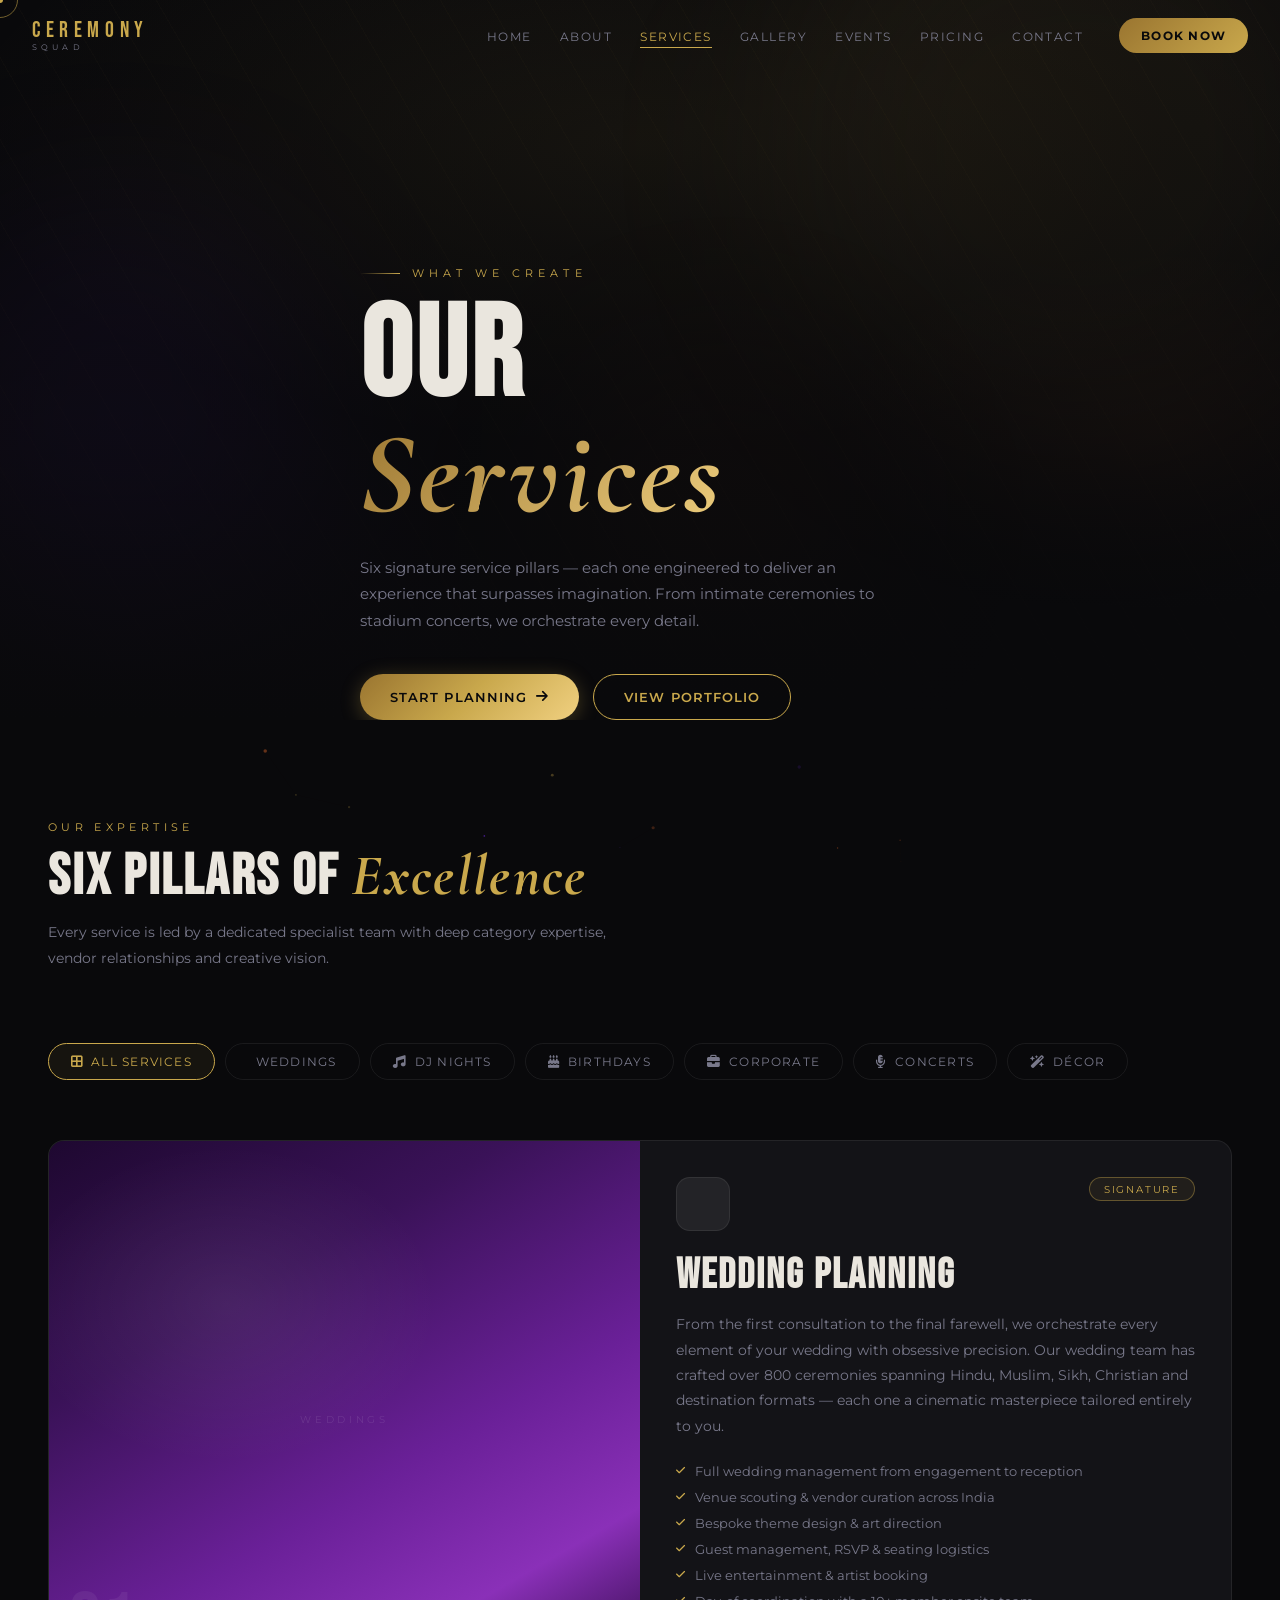
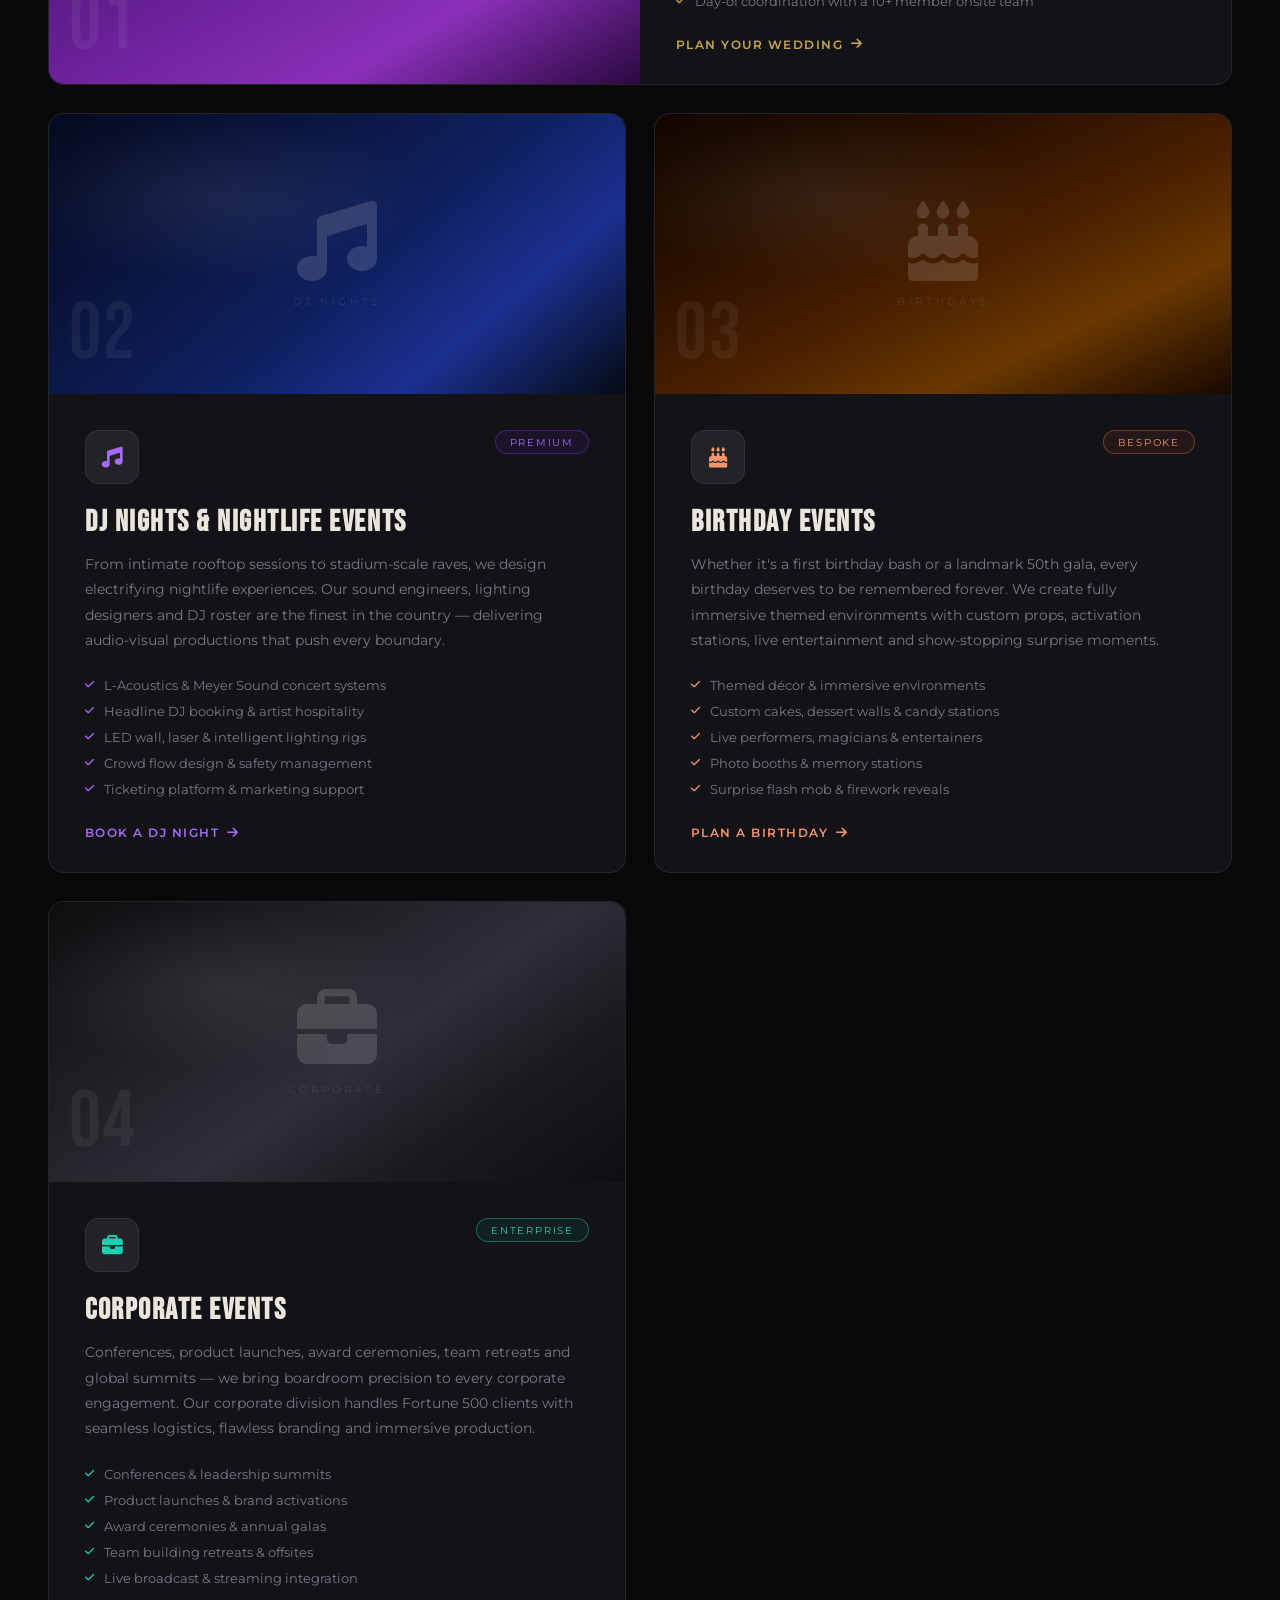
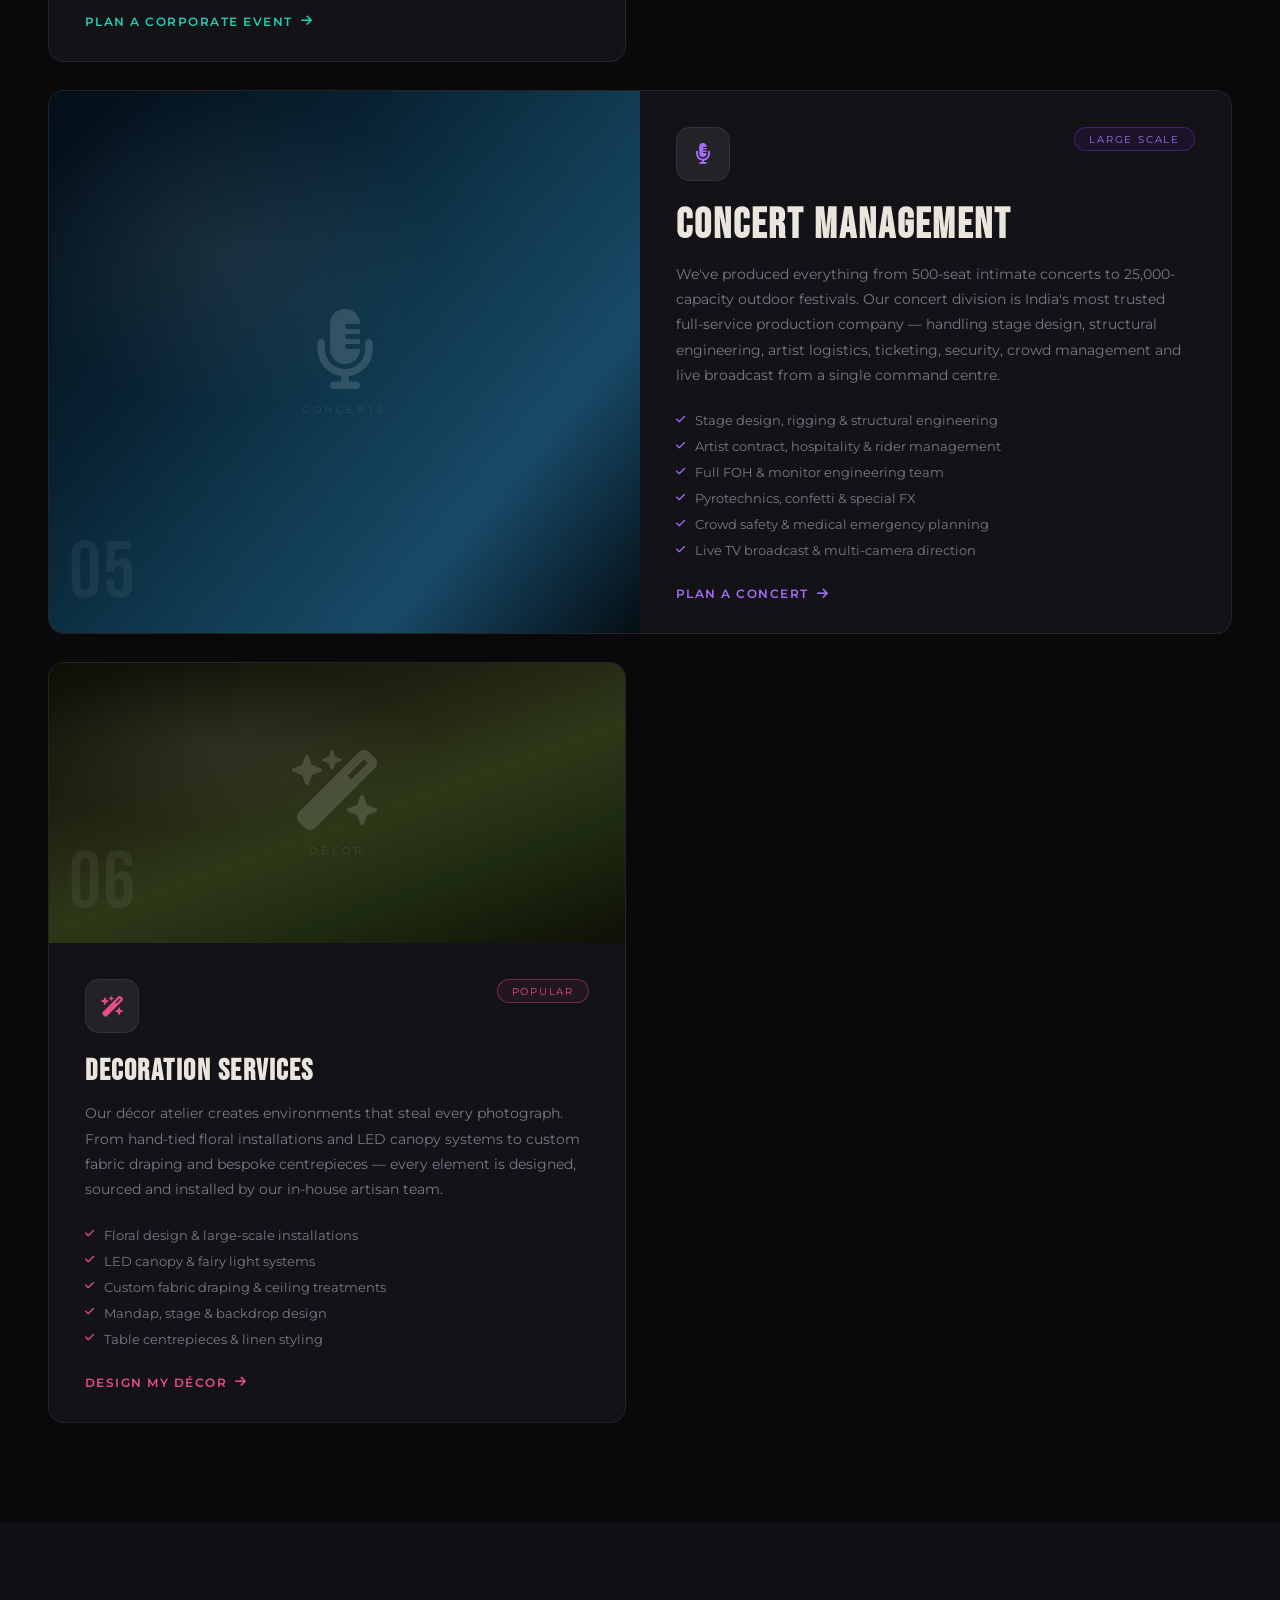
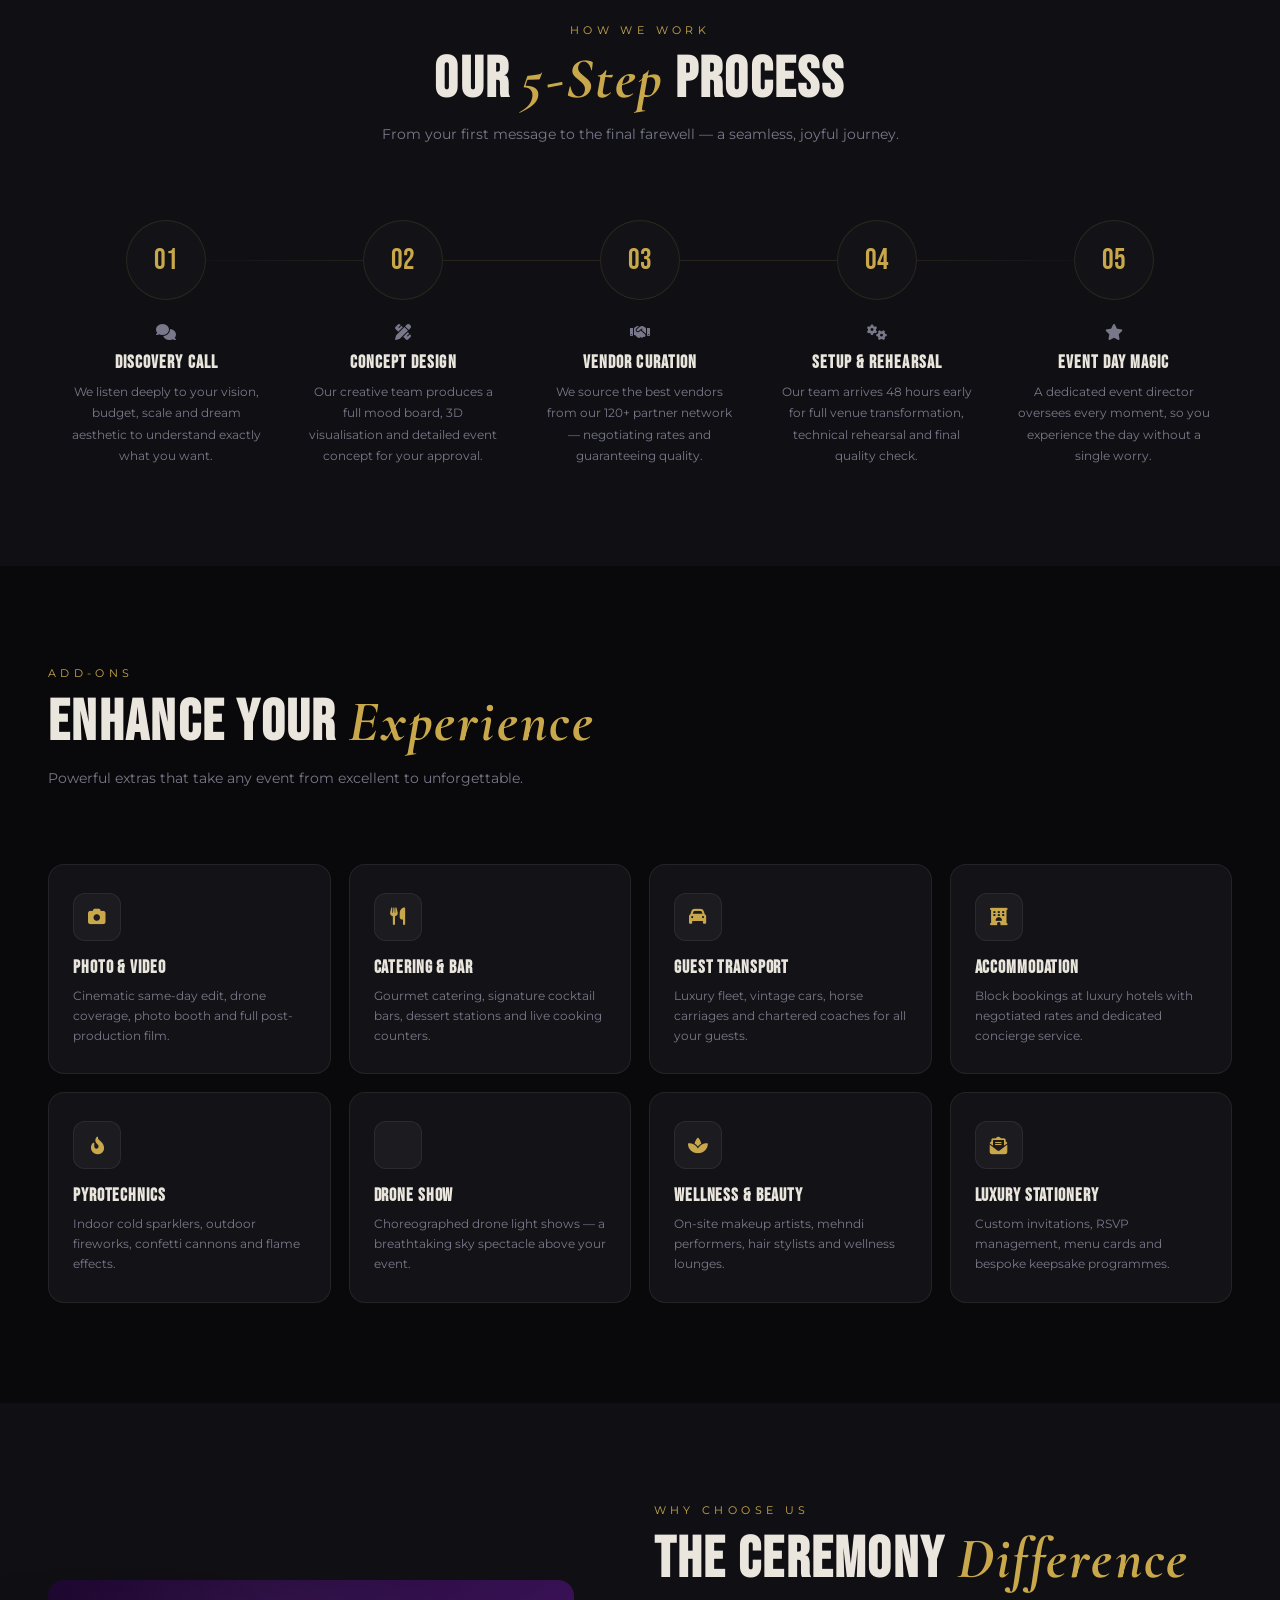
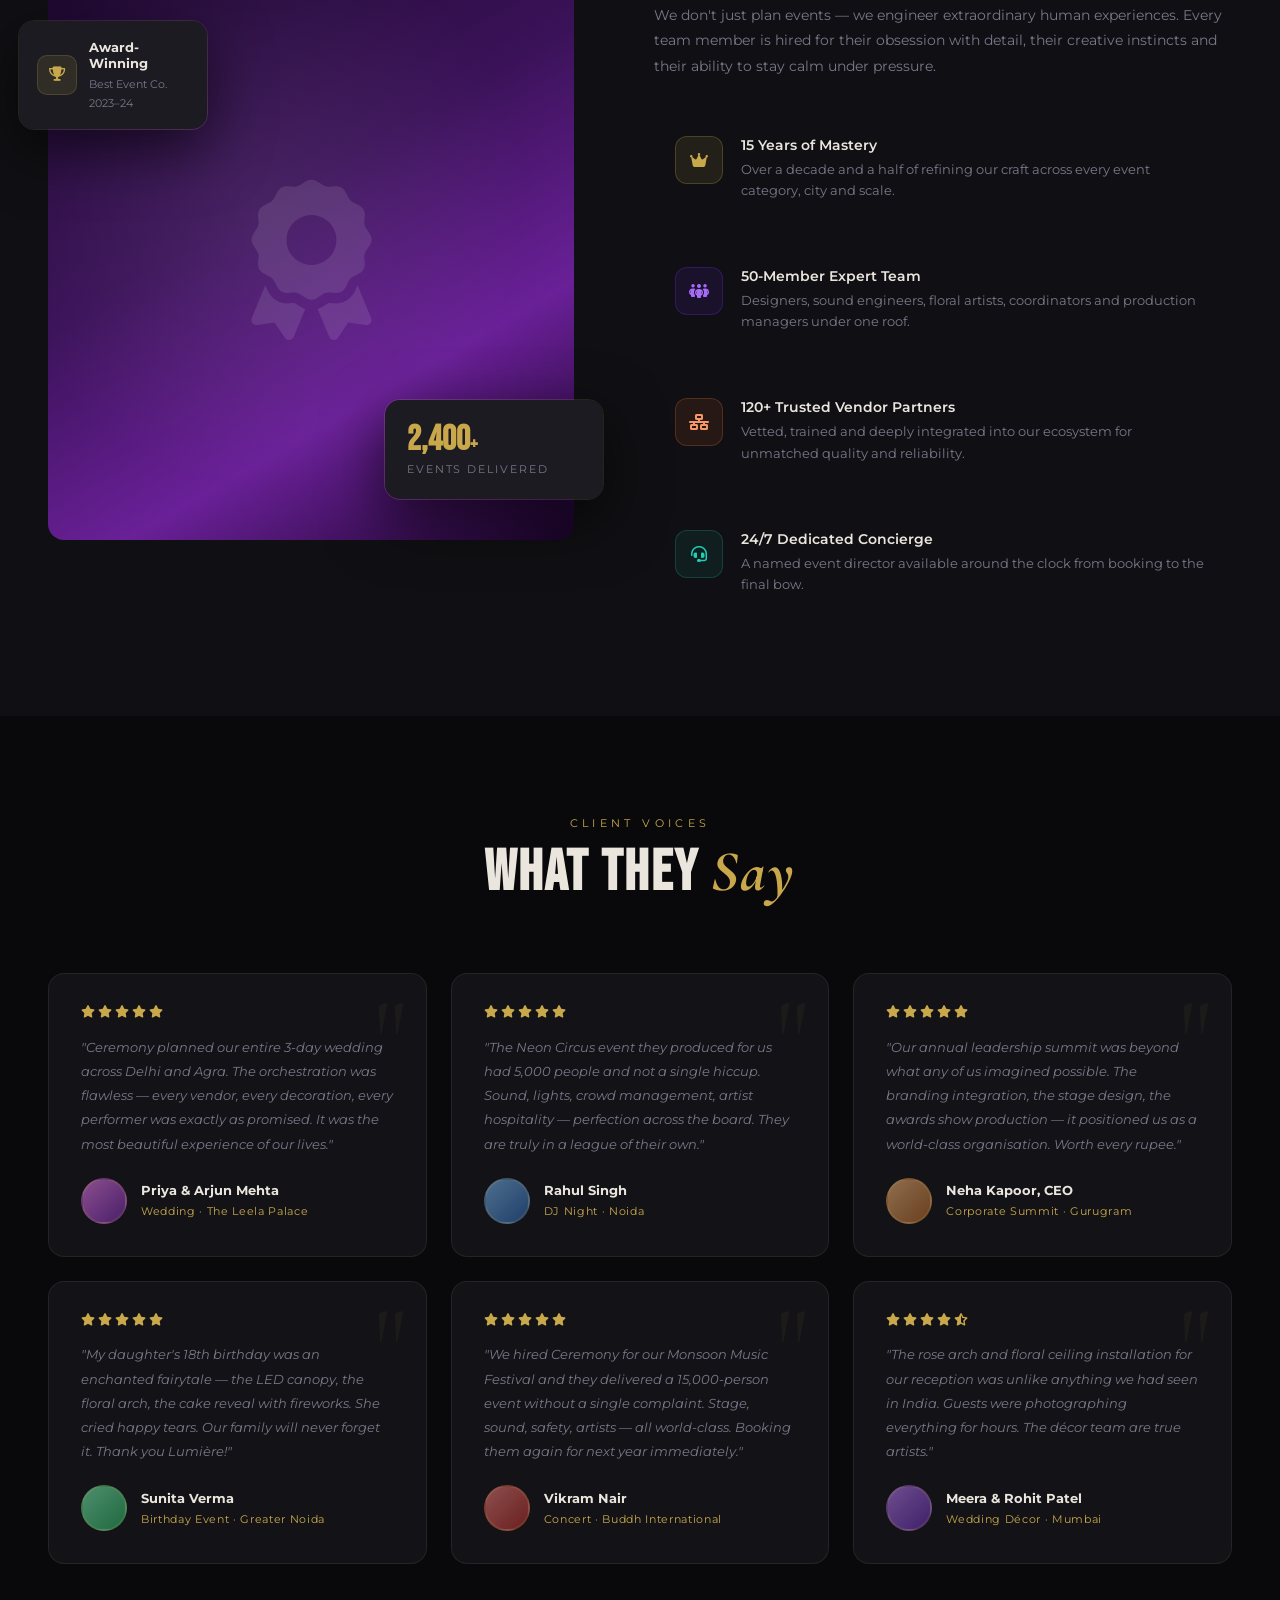
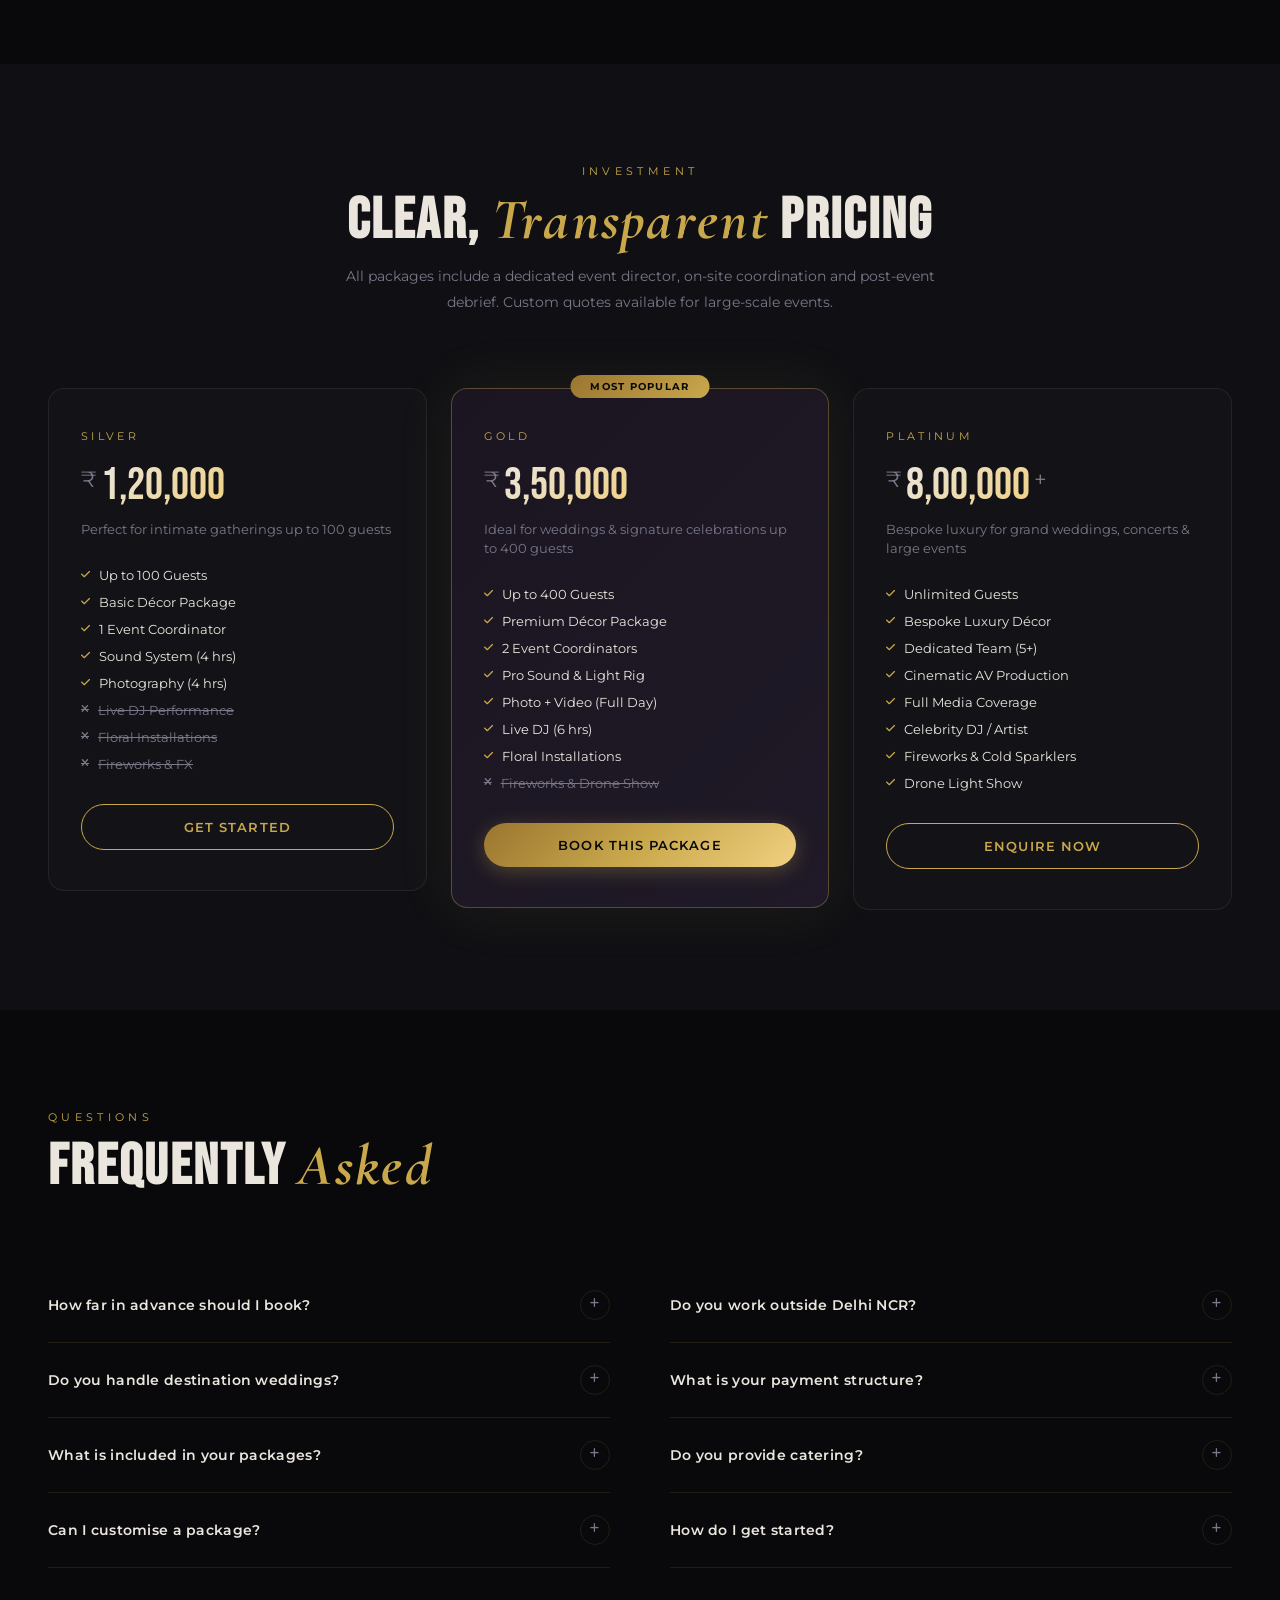
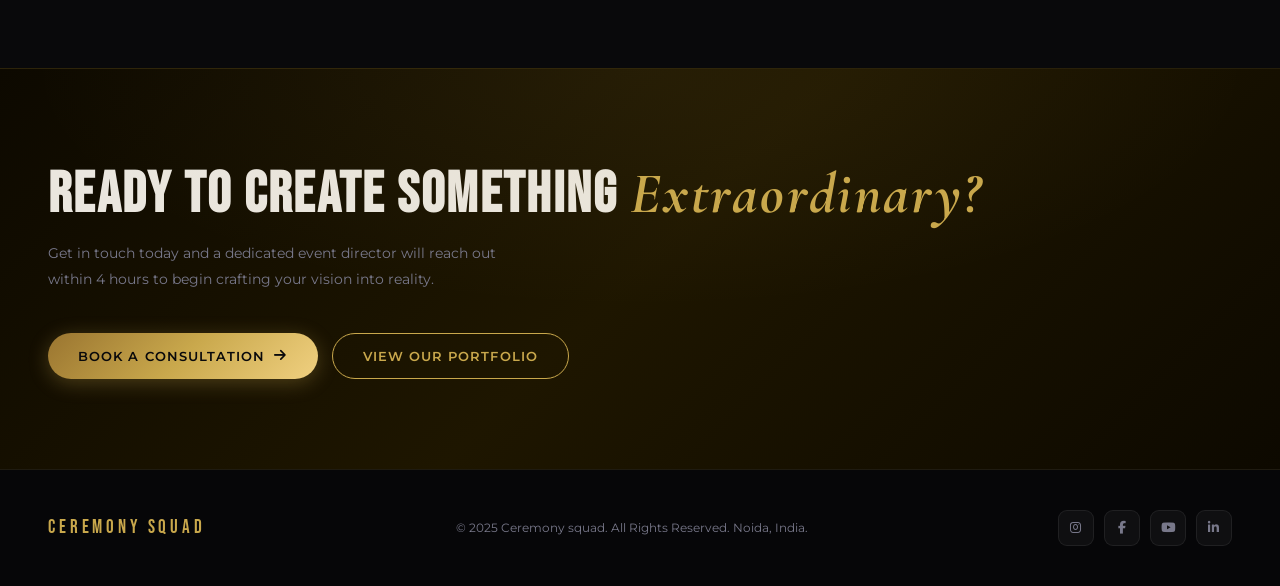
<file: services.html>
<!DOCTYPE html>
<html lang="en">
<head>
  <meta charset="UTF-8" />
  <meta name="viewport" content="width=device-width, initial-scale=1.0" />
  <meta name="description" content="Ceremony squad Services – Luxury wedding planning, DJ nights, concert management, corporate events, birthday celebrations & bespoke decoration." />
  <title>Services | Ceremony squad</title>
  <link rel="preconnect" href="https://fonts.googleapis.com" />
  <link rel="preconnect" href="https://fonts.gstatic.com" crossorigin />
  <link href="https://fonts.googleapis.com/css2?family=Bebas+Neue&family=Montserrat:wght@300;400;600;700&family=Cormorant+Garamond:ital,wght@0,300;0,400;1,300;1,400&display=swap" rel="stylesheet" />
  <link rel="stylesheet" href="https://cdnjs.cloudflare.com/ajax/libs/font-awesome/6.5.0/css/all.min.css" />
  <link rel="stylesheet" href="services_styles.css" />
</head>
<body>

<div class="c-dot"></div>
<div class="c-ring"></div>
<div id="sp"></div>
<canvas id="pc"></canvas>

<!-- NAVBAR -->
<nav id="nav">
  <div class="nav-c">
    <a href="index.html" class="nl"><span class="nl-m">Ceremony</span><span class="nl-s">squad</span></a>
    <ul class="nlinks" id="navLinks">
      <li><a href="index.html">Home</a></li>
      <li><a href="index.html#about">About</a></li>
      <li><a href="services.html" class="active">Services</a></li>
      <li><a href="gallery.html">Gallery</a></li>
      <li><a href="index.html#upcoming">Events</a></li>
      <li><a href="index.html#pricing">Pricing</a></li>
      <li><a href="index.html#contact">Contact</a></li>
    </ul>
    <a href="index.html#contact" class="ncta">Book Now</a>
    <button class="hbg" id="hbg"><span></span><span></span><span></span></button>
  </div>
</nav>

<!-- HERO -->
<section class="ph">
  <div class="ph-bg">
    <div class="ph-lines"></div>
    <div class="orb o1"></div><div class="orb o2"></div><div class="orb o3"></div>
    <div class="ph-ov"></div>
  </div>
  <div class="ph-content">
    <p class="eye">What We Create</p>
    <h1 class="ph-title">Our<br><em>Services</em></h1>
    <p class="ph-sub">Six signature service pillars — each one engineered to deliver an experience that surpasses imagination. From intimate ceremonies to stadium concerts, we orchestrate every detail.</p>
    <div class="ph-ctas">
      <a href="index.html#contact" class="btn btn-g">Start Planning <i class="fas fa-arrow-right"></i></a>
      <a href="gallery.html" class="btn btn-o">View Portfolio</a>
    </div>
  </div>
</section>

<!-- SERVICES SECTION -->
<section class="sec">
  <div class="wrap">
    <div class="sh">
      <span class="sh-eye">Our Expertise</span>
      <h2 class="sh-title">Six Pillars of <em>Excellence</em></h2>
      <p class="sh-sub">Every service is led by a dedicated specialist team with deep category expertise, vendor relationships and creative vision.</p>
    </div>

    <!-- Filter pills -->
    <div class="svc-nav">
      <button class="svc-pill active" data-filter="all"><i class="fas fa-border-all"></i> All Services</button>
      <button class="svc-pill" data-filter="wedding"><i class="fas fa-rings-wedding"></i> Weddings</button>
      <button class="svc-pill" data-filter="dj"><i class="fas fa-music"></i> DJ Nights</button>
      <button class="svc-pill" data-filter="birthday"><i class="fas fa-cake-candles"></i> Birthdays</button>
      <button class="svc-pill" data-filter="corporate"><i class="fas fa-briefcase"></i> Corporate</button>
      <button class="svc-pill" data-filter="concert"><i class="fas fa-microphone-lines"></i> Concerts</button>
      <button class="svc-pill" data-filter="decor"><i class="fas fa-wand-magic-sparkles"></i> Décor</button>
    </div>

    <div class="svc-grid" id="svcGrid">

      <!-- WEDDING — FEATURED -->
      <div class="svc-card featured acc-gold sr" data-svc="wedding">
        <div class="sc-vis">
          <div class="sc-vis-inner bg-w">
            <div class="vis-deco"><i class="fas fa-rings-wedding"></i><span>Weddings</span></div>
            <div class="vis-num">01</div>
          </div>
        </div>
        <div class="sc-body sc-featured">
          <div class="sc-head"><div class="sc-icon icon-gold"><i class="fas fa-rings-wedding"></i></div><span class="sc-badge badge-gold">Signature</span></div>
          <h3 class="sc-title">Wedding Planning</h3>
          <p class="sc-desc">From the first consultation to the final farewell, we orchestrate every element of your wedding with obsessive precision. Our wedding team has crafted over 800 ceremonies spanning Hindu, Muslim, Sikh, Christian and destination formats — each one a cinematic masterpiece tailored entirely to you.</p>
          <ul class="sc-features">
            <li class="sc-feat"><i class="fas fa-check icon-gold"></i> Full wedding management from engagement to reception</li>
            <li class="sc-feat"><i class="fas fa-check icon-gold"></i> Venue scouting & vendor curation across India</li>
            <li class="sc-feat"><i class="fas fa-check icon-gold"></i> Bespoke theme design & art direction</li>
            <li class="sc-feat"><i class="fas fa-check icon-gold"></i> Guest management, RSVP & seating logistics</li>
            <li class="sc-feat"><i class="fas fa-check icon-gold"></i> Live entertainment & artist booking</li>
            <li class="sc-feat"><i class="fas fa-check icon-gold"></i> Day-of coordination with a 10+ member onsite team</li>
          </ul>
          <a href="index.html#contact" class="sc-link link-gold">Plan Your Wedding <i class="fas fa-arrow-right"></i></a>
        </div>
        <div class="sc-glow glow-g"></div>
      </div>

      <!-- DJ NIGHTS -->
      <div class="svc-card acc-purple sr" data-svc="dj">
        <div class="sc-vis">
          <div class="sc-vis-inner bg-dj">
            <div class="vis-deco"><i class="fas fa-music"></i><span>DJ Nights</span></div>
            <div class="vis-num">02</div>
          </div>
        </div>
        <div class="sc-body">
          <div class="sc-head"><div class="sc-icon icon-purple"><i class="fas fa-music"></i></div><span class="sc-badge badge-purple">Premium</span></div>
          <h3 class="sc-title">DJ Nights & Nightlife Events</h3>
          <p class="sc-desc">From intimate rooftop sessions to stadium-scale raves, we design electrifying nightlife experiences. Our sound engineers, lighting designers and DJ roster are the finest in the country — delivering audio-visual productions that push every boundary.</p>
          <ul class="sc-features">
            <li class="sc-feat"><i class="fas fa-check icon-purple"></i> L-Acoustics & Meyer Sound concert systems</li>
            <li class="sc-feat"><i class="fas fa-check icon-purple"></i> Headline DJ booking & artist hospitality</li>
            <li class="sc-feat"><i class="fas fa-check icon-purple"></i> LED wall, laser & intelligent lighting rigs</li>
            <li class="sc-feat"><i class="fas fa-check icon-purple"></i> Crowd flow design & safety management</li>
            <li class="sc-feat"><i class="fas fa-check icon-purple"></i> Ticketing platform & marketing support</li>
          </ul>
          <a href="index.html#contact" class="sc-link link-purple">Book a DJ Night <i class="fas fa-arrow-right"></i></a>
        </div>
        <div class="sc-glow glow-p"></div>
      </div>

      <!-- BIRTHDAYS -->
      <div class="svc-card acc-orange sr" data-svc="birthday">
        <div class="sc-vis">
          <div class="sc-vis-inner bg-b">
            <div class="vis-deco"><i class="fas fa-cake-candles"></i><span>Birthdays</span></div>
            <div class="vis-num">03</div>
          </div>
        </div>
        <div class="sc-body">
          <div class="sc-head"><div class="sc-icon icon-orange"><i class="fas fa-cake-candles"></i></div><span class="sc-badge badge-orange">Bespoke</span></div>
          <h3 class="sc-title">Birthday Events</h3>
          <p class="sc-desc">Whether it's a first birthday bash or a landmark 50th gala, every birthday deserves to be remembered forever. We create fully immersive themed environments with custom props, activation stations, live entertainment and show-stopping surprise moments.</p>
          <ul class="sc-features">
            <li class="sc-feat"><i class="fas fa-check icon-orange"></i> Themed décor & immersive environments</li>
            <li class="sc-feat"><i class="fas fa-check icon-orange"></i> Custom cakes, dessert walls & candy stations</li>
            <li class="sc-feat"><i class="fas fa-check icon-orange"></i> Live performers, magicians & entertainers</li>
            <li class="sc-feat"><i class="fas fa-check icon-orange"></i> Photo booths & memory stations</li>
            <li class="sc-feat"><i class="fas fa-check icon-orange"></i> Surprise flash mob & firework reveals</li>
          </ul>
          <a href="index.html#contact" class="sc-link link-orange">Plan a Birthday <i class="fas fa-arrow-right"></i></a>
        </div>
        <div class="sc-glow glow-o"></div>
      </div>

      <!-- CORPORATE -->
      <div class="svc-card acc-teal sr" data-svc="corporate">
        <div class="sc-vis">
          <div class="sc-vis-inner bg-corp">
            <div class="vis-deco"><i class="fas fa-briefcase"></i><span>Corporate</span></div>
            <div class="vis-num">04</div>
          </div>
        </div>
        <div class="sc-body">
          <div class="sc-head"><div class="sc-icon icon-teal"><i class="fas fa-briefcase"></i></div><span class="sc-badge badge-teal">Enterprise</span></div>
          <h3 class="sc-title">Corporate Events</h3>
          <p class="sc-desc">Conferences, product launches, award ceremonies, team retreats and global summits — we bring boardroom precision to every corporate engagement. Our corporate division handles Fortune 500 clients with seamless logistics, flawless branding and immersive production.</p>
          <ul class="sc-features">
            <li class="sc-feat"><i class="fas fa-check icon-teal"></i> Conferences & leadership summits</li>
            <li class="sc-feat"><i class="fas fa-check icon-teal"></i> Product launches & brand activations</li>
            <li class="sc-feat"><i class="fas fa-check icon-teal"></i> Award ceremonies & annual galas</li>
            <li class="sc-feat"><i class="fas fa-check icon-teal"></i> Team building retreats & offsites</li>
            <li class="sc-feat"><i class="fas fa-check icon-teal"></i> Live broadcast & streaming integration</li>
          </ul>
          <a href="index.html#contact" class="sc-link link-teal">Plan a Corporate Event <i class="fas fa-arrow-right"></i></a>
        </div>
        <div class="sc-glow glow-t"></div>
      </div>

      <!-- CONCERTS — FEATURED -->
      <div class="svc-card featured acc-purple sr" data-svc="concert">
        <div class="sc-vis">
          <div class="sc-vis-inner bg-c">
            <div class="vis-deco"><i class="fas fa-microphone-lines"></i><span>Concerts</span></div>
            <div class="vis-num">05</div>
          </div>
        </div>
        <div class="sc-body sc-featured">
          <div class="sc-head"><div class="sc-icon icon-purple"><i class="fas fa-microphone-lines"></i></div><span class="sc-badge badge-purple">Large Scale</span></div>
          <h3 class="sc-title">Concert Management</h3>
          <p class="sc-desc">We've produced everything from 500-seat intimate concerts to 25,000-capacity outdoor festivals. Our concert division is India's most trusted full-service production company — handling stage design, structural engineering, artist logistics, ticketing, security, crowd management and live broadcast from a single command centre.</p>
          <ul class="sc-features">
            <li class="sc-feat"><i class="fas fa-check icon-purple"></i> Stage design, rigging & structural engineering</li>
            <li class="sc-feat"><i class="fas fa-check icon-purple"></i> Artist contract, hospitality & rider management</li>
            <li class="sc-feat"><i class="fas fa-check icon-purple"></i> Full FOH & monitor engineering team</li>
            <li class="sc-feat"><i class="fas fa-check icon-purple"></i> Pyrotechnics, confetti & special FX</li>
            <li class="sc-feat"><i class="fas fa-check icon-purple"></i> Crowd safety & medical emergency planning</li>
            <li class="sc-feat"><i class="fas fa-check icon-purple"></i> Live TV broadcast & multi-camera direction</li>
          </ul>
          <a href="index.html#contact" class="sc-link link-purple">Plan a Concert <i class="fas fa-arrow-right"></i></a>
        </div>
        <div class="sc-glow glow-p"></div>
      </div>

      <!-- DECORATION -->
      <div class="svc-card acc-rose sr" data-svc="decor">
        <div class="sc-vis">
          <div class="sc-vis-inner bg-dec">
            <div class="vis-deco"><i class="fas fa-wand-magic-sparkles"></i><span>Décor</span></div>
            <div class="vis-num">06</div>
          </div>
        </div>
        <div class="sc-body">
          <div class="sc-head"><div class="sc-icon icon-rose"><i class="fas fa-wand-magic-sparkles"></i></div><span class="sc-badge badge-rose">Popular</span></div>
          <h3 class="sc-title">Decoration Services</h3>
          <p class="sc-desc">Our décor atelier creates environments that steal every photograph. From hand-tied floral installations and LED canopy systems to custom fabric draping and bespoke centrepieces — every element is designed, sourced and installed by our in-house artisan team.</p>
          <ul class="sc-features">
            <li class="sc-feat"><i class="fas fa-check icon-rose"></i> Floral design & large-scale installations</li>
            <li class="sc-feat"><i class="fas fa-check icon-rose"></i> LED canopy & fairy light systems</li>
            <li class="sc-feat"><i class="fas fa-check icon-rose"></i> Custom fabric draping & ceiling treatments</li>
            <li class="sc-feat"><i class="fas fa-check icon-rose"></i> Mandap, stage & backdrop design</li>
            <li class="sc-feat"><i class="fas fa-check icon-rose"></i> Table centrepieces & linen styling</li>
          </ul>
          <a href="index.html#contact" class="sc-link link-rose">Design My Décor <i class="fas fa-arrow-right"></i></a>
        </div>
        <div class="sc-glow glow-r"></div>
      </div>

    </div>
  </div>
</section>

<!-- PROCESS SECTION -->
<section class="sec sec-dark">
  <div class="wrap">
    <div class="sh" style="text-align:center">
      <span class="sh-eye">How We Work</span>
      <h2 class="sh-title">Our <em>5-Step</em> Process</h2>
      <p class="sh-sub" style="margin:0 auto">From your first message to the final farewell — a seamless, joyful journey.</p>
    </div>
    <div class="process-grid">
      <div class="process-step sr">
        <div class="ps-num"><span>01</span></div>
        <i class="ps-icon fas fa-comments"></i>
        <h4 class="ps-title">Discovery Call</h4>
        <p class="ps-desc">We listen deeply to your vision, budget, scale and dream aesthetic to understand exactly what you want.</p>
      </div>
      <div class="process-step sr">
        <div class="ps-num"><span>02</span></div>
        <i class="ps-icon fas fa-pencil-ruler"></i>
        <h4 class="ps-title">Concept Design</h4>
        <p class="ps-desc">Our creative team produces a full mood board, 3D visualisation and detailed event concept for your approval.</p>
      </div>
      <div class="process-step sr">
        <div class="ps-num"><span>03</span></div>
        <i class="ps-icon fas fa-handshake"></i>
        <h4 class="ps-title">Vendor Curation</h4>
        <p class="ps-desc">We source the best vendors from our 120+ partner network — negotiating rates and guaranteeing quality.</p>
      </div>
      <div class="process-step sr">
        <div class="ps-num"><span>04</span></div>
        <i class="ps-icon fas fa-gears"></i>
        <h4 class="ps-title">Setup & Rehearsal</h4>
        <p class="ps-desc">Our team arrives 48 hours early for full venue transformation, technical rehearsal and final quality check.</p>
      </div>
      <div class="process-step sr">
        <div class="ps-num"><span>05</span></div>
        <i class="ps-icon fas fa-star"></i>
        <h4 class="ps-title">Event Day Magic</h4>
        <p class="ps-desc">A dedicated event director oversees every moment, so you experience the day without a single worry.</p>
      </div>
    </div>
  </div>
</section>

<!-- ADD-ON SERVICES -->
<section class="sec">
  <div class="wrap">
    <div class="sh">
      <span class="sh-eye">Add-Ons</span>
      <h2 class="sh-title">Enhance Your <em>Experience</em></h2>
      <p class="sh-sub">Powerful extras that take any event from excellent to unforgettable.</p>
    </div>
    <div class="add-grid">
      <div class="add-card sr"><div class="ac-icon"><i class="fas fa-camera"></i></div><h4>Photo & Video</h4><p>Cinematic same-day edit, drone coverage, photo booth and full post-production film.</p></div>
      <div class="add-card sr"><div class="ac-icon"><i class="fas fa-utensils"></i></div><h4>Catering & Bar</h4><p>Gourmet catering, signature cocktail bars, dessert stations and live cooking counters.</p></div>
      <div class="add-card sr"><div class="ac-icon"><i class="fas fa-car"></i></div><h4>Guest Transport</h4><p>Luxury fleet, vintage cars, horse carriages and chartered coaches for all your guests.</p></div>
      <div class="add-card sr"><div class="ac-icon"><i class="fas fa-hotel"></i></div><h4>Accommodation</h4><p>Block bookings at luxury hotels with negotiated rates and dedicated concierge service.</p></div>
      <div class="add-card sr"><div class="ac-icon"><i class="fas fa-fire-flame-curved"></i></div><h4>Pyrotechnics</h4><p>Indoor cold sparklers, outdoor fireworks, confetti cannons and flame effects.</p></div>
      <div class="add-card sr"><div class="ac-icon"><i class="fas fa-drone"></i></div><h4>Drone Show</h4><p>Choreographed drone light shows — a breathtaking sky spectacle above your event.</p></div>
      <div class="add-card sr"><div class="ac-icon"><i class="fas fa-spa"></i></div><h4>Wellness & Beauty</h4><p>On-site makeup artists, mehndi performers, hair stylists and wellness lounges.</p></div>
      <div class="add-card sr"><div class="ac-icon"><i class="fas fa-envelope-open-text"></i></div><h4>Luxury Stationery</h4><p>Custom invitations, RSVP management, menu cards and bespoke keepsake programmes.</p></div>
    </div>
  </div>
</section>

<!-- WHY US -->
<section class="sec sec-dark">
  <div class="wrap">
    <div class="why-grid">
      <div class="wy-visual">
        <div class="wy-main">
          <div class="wy-main-inner">
            <div class="wy-main-deco"><i class="fas fa-award"></i></div>
          </div>
        </div>
        <div class="wy-float wy-f1">
          <div class="wy-f1-inner">
            <strong>2,400<span style="color:var(--gold);font-size:1.2rem">+</span></strong>
            <span>Events Delivered</span>
          </div>
        </div>
        <div class="wy-float wy-f2">
          <div class="wy-f2-inner">
            <div class="wy-f2-icon"><i class="fas fa-trophy"></i></div>
            <div class="wy-f2-text"><strong>Award-Winning</strong><span>Best Event Co. 2023–24</span></div>
          </div>
        </div>
      </div>
      <div class="wy-text">
        <span class="sh-eye">Why Choose Us</span>
        <h2 class="sh-title">The Ceremony <em>Difference</em></h2>
        <p style="font-size:.88rem;color:var(--text-m);line-height:1.8;margin-top:12px">We don't just plan events — we engineer extraordinary human experiences. Every team member is hired for their obsession with detail, their creative instincts and their ability to stay calm under pressure.</p>
        <div class="wy-points">
          <div class="wy-pt sr">
            <div class="wy-pt-icon" style="background:rgba(201,168,76,.1);border-color:rgba(201,168,76,.25);color:var(--gold)"><i class="fas fa-crown"></i></div>
            <div class="wy-pt-body">
              <strong>15 Years of Mastery</strong>
              <p>Over a decade and a half of refining our craft across every event category, city and scale.</p>
            </div>
          </div>
          <div class="wy-pt sr">
            <div class="wy-pt-icon" style="background:rgba(123,47,247,.1);border-color:rgba(123,47,247,.25);color:var(--purple-l)"><i class="fas fa-people-group"></i></div>
            <div class="wy-pt-body">
              <strong>50-Member Expert Team</strong>
              <p>Designers, sound engineers, floral artists, coordinators and production managers under one roof.</p>
            </div>
          </div>
          <div class="wy-pt sr">
            <div class="wy-pt-icon" style="background:rgba(232,108,44,.1);border-color:rgba(232,108,44,.25);color:var(--orange-l)"><i class="fas fa-network-wired"></i></div>
            <div class="wy-pt-body">
              <strong>120+ Trusted Vendor Partners</strong>
              <p>Vetted, trained and deeply integrated into our ecosystem for unmatched quality and reliability.</p>
            </div>
          </div>
          <div class="wy-pt sr">
            <div class="wy-pt-icon" style="background:rgba(30,207,180,.08);border-color:rgba(30,207,180,.2);color:var(--teal)"><i class="fas fa-headset"></i></div>
            <div class="wy-pt-body">
              <strong>24/7 Dedicated Concierge</strong>
              <p>A named event director available around the clock from booking to the final bow.</p>
            </div>
          </div>
        </div>
      </div>
    </div>
  </div>
</section>

<!-- TESTIMONIALS -->
<section class="sec">
  <div class="wrap">
    <div class="sh" style="text-align:center">
      <span class="sh-eye">Client Voices</span>
      <h2 class="sh-title">What They <em>Say</em></h2>
    </div>
    <div class="testi-row">
      <div class="tcard sr">
        <div class="tc-stars"><i class="fas fa-star"></i><i class="fas fa-star"></i><i class="fas fa-star"></i><i class="fas fa-star"></i><i class="fas fa-star"></i></div>
        <p class="tc-txt">"Ceremony planned our entire 3-day wedding across Delhi and Agra. The orchestration was flawless — every vendor, every decoration, every performer was exactly as promised. It was the most beautiful experience of our lives."</p>
        <div class="tc-auth"><div class="tc-av av-1"></div><div><strong>Priya & Arjun Mehta</strong><span>Wedding · The Leela Palace</span></div></div>
      </div>
      <div class="tcard sr">
        <div class="tc-stars"><i class="fas fa-star"></i><i class="fas fa-star"></i><i class="fas fa-star"></i><i class="fas fa-star"></i><i class="fas fa-star"></i></div>
        <p class="tc-txt">"The Neon Circus event they produced for us had 5,000 people and not a single hiccup. Sound, lights, crowd management, artist hospitality — perfection across the board. They are truly in a league of their own."</p>
        <div class="tc-auth"><div class="tc-av av-2"></div><div><strong>Rahul Singh</strong><span>DJ Night · Noida</span></div></div>
      </div>
      <div class="tcard sr">
        <div class="tc-stars"><i class="fas fa-star"></i><i class="fas fa-star"></i><i class="fas fa-star"></i><i class="fas fa-star"></i><i class="fas fa-star"></i></div>
        <p class="tc-txt">"Our annual leadership summit was beyond what any of us imagined possible. The branding integration, the stage design, the awards show production — it positioned us as a world-class organisation. Worth every rupee."</p>
        <div class="tc-auth"><div class="tc-av av-3"></div><div><strong>Neha Kapoor, CEO</strong><span>Corporate Summit · Gurugram</span></div></div>
      </div>
      <div class="tcard sr">
        <div class="tc-stars"><i class="fas fa-star"></i><i class="fas fa-star"></i><i class="fas fa-star"></i><i class="fas fa-star"></i><i class="fas fa-star"></i></div>
        <p class="tc-txt">"My daughter's 18th birthday was an enchanted fairytale — the LED canopy, the floral arch, the cake reveal with fireworks. She cried happy tears. Our family will never forget it. Thank you Lumière!"</p>
        <div class="tc-auth"><div class="tc-av av-4"></div><div><strong>Sunita Verma</strong><span>Birthday Event · Greater Noida</span></div></div>
      </div>
      <div class="tcard sr">
        <div class="tc-stars"><i class="fas fa-star"></i><i class="fas fa-star"></i><i class="fas fa-star"></i><i class="fas fa-star"></i><i class="fas fa-star"></i></div>
        <p class="tc-txt">"We hired Ceremony for our Monsoon Music Festival and they delivered a 15,000-person event without a single complaint. Stage, sound, safety, artists — all world-class. Booking them again for next year immediately."</p>
        <div class="tc-auth"><div class="tc-av av-5"></div><div><strong>Vikram Nair</strong><span>Concert · Buddh International</span></div></div>
      </div>
      <div class="tcard sr">
        <div class="tc-stars"><i class="fas fa-star"></i><i class="fas fa-star"></i><i class="fas fa-star"></i><i class="fas fa-star"></i><i class="fas fa-star-half-alt"></i></div>
        <p class="tc-txt">"The rose arch and floral ceiling installation for our reception was unlike anything we had seen in India. Guests were photographing everything for hours. The décor team are true artists."</p>
        <div class="tc-auth"><div class="tc-av av-6"></div><div><strong>Meera & Rohit Patel</strong><span>Wedding Décor · Mumbai</span></div></div>
      </div>
    </div>
  </div>
</section>

<!-- PRICING -->
<section class="sec sec-dark">
  <div class="wrap">
    <div class="sh" style="text-align:center">
      <span class="sh-eye">Investment</span>
      <h2 class="sh-title">Clear, <em>Transparent</em> Pricing</h2>
      <p class="sh-sub" style="margin:0 auto">All packages include a dedicated event director, on-site coordination and post-event debrief. Custom quotes available for large-scale events.</p>
    </div>
    <div class="pricing-grid">
      <div class="pc sr">
        <div class="pc-tier">Silver</div>
        <div class="pc-price"><span class="pc-curr">₹</span><span class="pc-amt">1,20,000</span></div>
        <p class="pc-desc">Perfect for intimate gatherings up to 100 guests</p>
        <ul class="pc-feats">
          <li><i class="fas fa-check"></i> Up to 100 Guests</li>
          <li><i class="fas fa-check"></i> Basic Décor Package</li>
          <li><i class="fas fa-check"></i> 1 Event Coordinator</li>
          <li><i class="fas fa-check"></i> Sound System (4 hrs)</li>
          <li><i class="fas fa-check"></i> Photography (4 hrs)</li>
          <li class="dis"><i class="fas fa-times"></i> Live DJ Performance</li>
          <li class="dis"><i class="fas fa-times"></i> Floral Installations</li>
          <li class="dis"><i class="fas fa-times"></i> Fireworks & FX</li>
        </ul>
        <a href="index.html#contact" class="btn btn-o btn-full">Get Started</a>
      </div>
      <div class="pc pc-feat sr">
        <div class="pc-badge">Most Popular</div>
        <div class="pc-tier">Gold</div>
        <div class="pc-price"><span class="pc-curr">₹</span><span class="pc-amt">3,50,000</span></div>
        <p class="pc-desc">Ideal for weddings & signature celebrations up to 400 guests</p>
        <ul class="pc-feats">
          <li><i class="fas fa-check"></i> Up to 400 Guests</li>
          <li><i class="fas fa-check"></i> Premium Décor Package</li>
          <li><i class="fas fa-check"></i> 2 Event Coordinators</li>
          <li><i class="fas fa-check"></i> Pro Sound & Light Rig</li>
          <li><i class="fas fa-check"></i> Photo + Video (Full Day)</li>
          <li><i class="fas fa-check"></i> Live DJ (6 hrs)</li>
          <li><i class="fas fa-check"></i> Floral Installations</li>
          <li class="dis"><i class="fas fa-times"></i> Fireworks & Drone Show</li>
        </ul>
        <a href="index.html#contact" class="btn btn-g btn-full">Book This Package</a>
      </div>
      <div class="pc sr">
        <div class="pc-tier">Platinum</div>
        <div class="pc-price"><span class="pc-curr">₹</span><span class="pc-amt">8,00,000</span><span style="font-size:1.4rem;color:var(--text-m);margin-top:6px">+</span></div>
        <p class="pc-desc">Bespoke luxury for grand weddings, concerts & large events</p>
        <ul class="pc-feats">
          <li><i class="fas fa-check"></i> Unlimited Guests</li>
          <li><i class="fas fa-check"></i> Bespoke Luxury Décor</li>
          <li><i class="fas fa-check"></i> Dedicated Team (5+)</li>
          <li><i class="fas fa-check"></i> Cinematic AV Production</li>
          <li><i class="fas fa-check"></i> Full Media Coverage</li>
          <li><i class="fas fa-check"></i> Celebrity DJ / Artist</li>
          <li><i class="fas fa-check"></i> Fireworks & Cold Sparklers</li>
          <li><i class="fas fa-check"></i> Drone Light Show</li>
        </ul>
        <a href="index.html#contact" class="btn btn-o btn-full">Enquire Now</a>
      </div>
    </div>
  </div>
</section>

<!-- FAQ -->
<section class="sec">
  <div class="wrap">
    <div class="sh">
      <span class="sh-eye">Questions</span>
      <h2 class="sh-title">Frequently <em>Asked</em></h2>
    </div>
    <div class="faq-grid" id="faqGrid">
      <div>
        <div class="faq-item"><div class="faq-q">How far in advance should I book?<div class="faq-icon"><i class="fas fa-plus"></i></div></div><div class="faq-a">We recommend booking at least 6–12 months in advance for weddings and large-scale concerts. For smaller events like birthdays and corporate functions, 2–3 months notice is usually sufficient.</div></div>
        <div class="faq-item"><div class="faq-q">Do you handle destination weddings?<div class="faq-icon"><i class="fas fa-plus"></i></div></div><div class="faq-a">Absolutely. We have planned weddings across Udaipur, Goa, Jaipur, Kerala and internationally in Dubai and Thailand. Our team handles all local vendor coordination and logistics.</div></div>
        <div class="faq-item"><div class="faq-q">What is included in your packages?<div class="faq-icon"><i class="fas fa-plus"></i></div></div><div class="faq-a">All packages include a dedicated event director, on-site coordination, vendor management and post-event support. Specific inclusions vary by tier — please see the pricing section above.</div></div>
        <div class="faq-item"><div class="faq-q">Can I customise a package?<div class="faq-icon"><i class="fas fa-plus"></i></div></div><div class="faq-a">Yes — every engagement is tailored to your exact needs. We can build a fully bespoke package from scratch or modify any of our existing tiers to suit your budget and vision.</div></div>
      </div>
      <div>
        <div class="faq-item"><div class="faq-q">Do you work outside Delhi NCR?<div class="faq-icon"><i class="fas fa-plus"></i></div></div><div class="faq-a">Yes. We have delivered events across Mumbai, Bengaluru, Chennai, Hyderabad, Jaipur, Udaipur, Goa and multiple international destinations. Travel and accommodation for our team is factored into your quote.</div></div>
        <div class="faq-item"><div class="faq-q">What is your payment structure?<div class="faq-icon"><i class="fas fa-plus"></i></div></div><div class="faq-a">We typically take a 30% booking deposit, 40% at 30 days before the event, and the final 30% on the day of the event. Flexible payment plans are available for large events.</div></div>
        <div class="faq-item"><div class="faq-q">Do you provide catering?<div class="faq-icon"><i class="fas fa-plus"></i></div></div><div class="faq-a">Yes, catering is available as an add-on through our curated partner caterers. We offer everything from traditional Indian thalis to international fine dining and live cooking stations.</div></div>
        <div class="faq-item"><div class="faq-q">How do I get started?<div class="faq-icon"><i class="fas fa-plus"></i></div></div><div class="faq-a">Simply fill out our contact form or call us. A senior event director will reach out within 4 hours to schedule a discovery call and begin crafting your vision.</div></div>
      </div>
    </div>
  </div>
</section>

<!-- CTA BAND -->
<div class="cta-band">
  <div class="cta-inner">
    <div class="cta-text">
      <h2>Ready to Create Something <em>Extraordinary?</em></h2>
      <p>Get in touch today and a dedicated event director will reach out within 4 hours to begin crafting your vision into reality.</p>
    </div>
    <div class="cta-btns">
      <a href="index.html#contact" class="btn btn-g">Book a Consultation <i class="fas fa-arrow-right"></i></a>
      <a href="gallery.html" class="btn btn-o">View Our Portfolio</a>
    </div>
  </div>
</div>

<!-- FOOTER -->
<footer>
  <div class="fc">
    <div class="fl">Ceremony squad</div>
    <p>© 2025 Ceremony squad. All Rights Reserved. Noida, India.</p>
    <div class="soc">
      <a href="#" aria-label="Instagram"><i class="fab fa-instagram"></i></a>
      <a href="#" aria-label="Facebook"><i class="fab fa-facebook-f"></i></a>
      <a href="#" aria-label="YouTube"><i class="fab fa-youtube"></i></a>
      <a href="#" aria-label="LinkedIn"><i class="fab fa-linkedin-in"></i></a>
    </div>
  </div>
</footer>

<button class="btt" id="btt" aria-label="Back to top"><i class="fas fa-chevron-up"></i></button>

<script>
/* === CURSOR === */
const dot=document.querySelector('.c-dot'),ring=document.querySelector('.c-ring');
let mx=0,my=0,rx=0,ry=0;
document.addEventListener('mousemove',e=>{mx=e.clientX;my=e.clientY;dot.style.left=mx+'px';dot.style.top=my+'px';});
(function loop(){rx+=(mx-rx)*.12;ry+=(my-ry)*.12;ring.style.left=rx+'px';ring.style.top=ry+'px';requestAnimationFrame(loop);})();
document.querySelectorAll('a,button,.svc-card,.add-card,.faq-q').forEach(el=>{
  el.addEventListener('mouseenter',()=>ring.classList.add('hov'));
  el.addEventListener('mouseleave',()=>ring.classList.remove('hov'));
});

/* === PARTICLES === */
const canvas=document.getElementById('pc'),ctx=canvas.getContext('2d');
function resize(){canvas.width=innerWidth;canvas.height=innerHeight;}resize();addEventListener('resize',resize);
const pts=Array.from({length:65},()=>({x:Math.random()*innerWidth,y:Math.random()*innerHeight,vx:(Math.random()-.5)*.3,vy:(Math.random()-.5)*.3,r:Math.random()*1.5+.3,a:Math.random()*.4+.1}));
const pal=['rgba(201,168,76,','rgba(123,47,247,','rgba(232,108,44,'];
pts.forEach(p=>{p.c=pal[Math.floor(Math.random()*pal.length)]+p.a+')';});
(function draw(){
  ctx.clearRect(0,0,canvas.width,canvas.height);
  for(let i=0;i<pts.length;i++){for(let j=i+1;j<pts.length;j++){const dx=pts[i].x-pts[j].x,dy=pts[i].y-pts[j].y,d=Math.sqrt(dx*dx+dy*dy);if(d<100){ctx.beginPath();ctx.moveTo(pts[i].x,pts[i].y);ctx.lineTo(pts[j].x,pts[j].y);ctx.strokeStyle=`rgba(201,168,76,${.035*(1-d/100)})`;ctx.lineWidth=.5;ctx.stroke();}}}
  pts.forEach(p=>{p.x+=p.vx;p.y+=p.vy;if(p.x<0||p.x>canvas.width)p.vx*=-1;if(p.y<0||p.y>canvas.height)p.vy*=-1;ctx.beginPath();ctx.arc(p.x,p.y,p.r,0,Math.PI*2);ctx.fillStyle=p.c;ctx.fill();});
  requestAnimationFrame(draw);
})();

/* === SCROLL PROGRESS === */
const sp=document.getElementById('sp');
addEventListener('scroll',()=>{const s=scrollY,h=document.documentElement.scrollHeight-innerHeight;sp.style.width=(h>0?s/h*100:0)+'%';},{passive:true});

/* === NAVBAR === */
const navEl=document.getElementById('nav'),hbg=document.getElementById('hbg'),navLinks=document.getElementById('navLinks');
addEventListener('scroll',()=>navEl.classList.toggle('sc',scrollY>60),{passive:true});
hbg.addEventListener('click',()=>{hbg.classList.toggle('open');navLinks.classList.toggle('open');});
navLinks.querySelectorAll('a').forEach(a=>a.addEventListener('click',()=>{hbg.classList.remove('open');navLinks.classList.remove('open');}));

/* === BACK TOP === */
const btt=document.getElementById('btt');
addEventListener('scroll',()=>btt.classList.toggle('show',scrollY>500),{passive:true});
btt.addEventListener('click',()=>scrollTo({top:0,behavior:'smooth'}));

/* === SERVICE FILTER === */
document.querySelectorAll('.svc-pill').forEach(pill=>{
  pill.addEventListener('click',()=>{
    document.querySelectorAll('.svc-pill').forEach(p=>p.classList.remove('active'));
    pill.classList.add('active');
    const f=pill.dataset.filter;
    document.querySelectorAll('.svc-card').forEach(card=>{
      const show=f==='all'||card.dataset.svc===f;
      card.style.transition='opacity .35s ease,transform .35s ease';
      card.style.opacity=show?'1':'0.15';
      card.style.transform=show?'':'scale(.97)';
    });
  });
});

/* === FAQ === */
document.querySelectorAll('.faq-q').forEach(q=>{
  q.addEventListener('click',()=>{
    const item=q.parentElement;
    const isOpen=item.classList.contains('open');
    document.querySelectorAll('.faq-item').forEach(i=>i.classList.remove('open'));
    if(!isOpen)item.classList.add('open');
  });
});

/* === 3D TILT ON SERVICE CARDS === */
document.querySelectorAll('.svc-card').forEach(card=>{
  card.addEventListener('mousemove',e=>{
    const r=card.getBoundingClientRect();
    const cx=r.left+r.width/2,cy=r.top+r.height/2;
    const rx2=((e.clientY-cy)/(r.height/2))*-4;
    const ry2=((e.clientX-cx)/(r.width/2))*4;
    card.style.transform=`perspective(1000px) rotateX(${rx2}deg) rotateY(${ry2}deg) translateY(-8px)`;
  });
  card.addEventListener('mouseleave',()=>{card.style.transform='';card.style.transition='transform .5s ease';});
});

/* === SCROLL REVEAL === */
const obs=new IntersectionObserver(ents=>{ents.forEach(e=>{if(e.isIntersecting){const sibs=[...e.target.parentElement.children];const i=sibs.indexOf(e.target);setTimeout(()=>e.target.classList.add('vis'),i*80);obs.unobserve(e.target);}});},{threshold:.1,rootMargin:'0px 0px -30px 0px'});
document.querySelectorAll('.sr').forEach(el=>obs.observe(el));

/* === SMOOTH ANCHORS === */
document.querySelectorAll('a[href^="#"]').forEach(a=>{a.addEventListener('click',e=>{const t=document.querySelector(a.getAttribute('href'));if(t){e.preventDefault();scrollTo({top:t.offsetTop-80,behavior:'smooth'});}});});
</script>
</body>
</html>
</file>
<file: styles_about.css>
/* ══════════════════════════════════════════
       ROOT TOKENS
    ══════════════════════════════════════════ */
    :root {
      --gold:#c9a84c; --gold-l:#f0d080; --gold-d:#9a7530;
      --purple:#7b2ff7; --purple-l:#a76cf7;
      --orange:#e86c2c; --orange-l:#f5956a;
      --teal:#1ecfb4;   --rose:#e84c8c;
      --bg:#09090b;  --bg2:#101014;  --bg3:#17171e;
      --card:#131318; --card2:#1b1b23;
      --text:#eae6de; --text-m:#7a7a8c;
      --border:rgba(201,168,76,.14);
      --glass:rgba(255,255,255,.04);
      --glass-b:rgba(255,255,255,.08);
      --ff-d:'Bebas Neue',cursive;
      --ff-b:'Montserrat',sans-serif;
      --ff-s:'Cormorant Garamond',serif;
      --r:16px; --r-sm:10px;
      --tr:.4s cubic-bezier(.25,.46,.45,.94);
    }

    /* ══ RESET ══ */
    *,*::before,*::after{box-sizing:border-box;margin:0;padding:0;}
    html{scroll-behavior:smooth;font-size:16px;}
    body{background:var(--bg);color:var(--text);font-family:var(--ff-b);overflow-x:hidden;cursor:none;line-height:1.7;}
    a{text-decoration:none;color:inherit;}
    ul{list-style:none;}
    button{border:none;background:none;font-family:inherit;cursor:pointer;}
    img{display:block;max-width:100%;}

    /* ══ CUSTOM CURSOR ══ */
    .c-dot,.c-ring{position:fixed;border-radius:50%;pointer-events:none;z-index:9999;transform:translate(-50%,-50%);top:0;left:0;}
    .c-dot{width:6px;height:6px;background:var(--gold);}
    .c-ring{width:36px;height:36px;border:1.5px solid rgba(201,168,76,.55);z-index:9998;transition:width .3s,height .3s,border-color .3s,background .3s;}
    .c-ring.hov{width:58px;height:58px;border-color:var(--gold);background:rgba(201,168,76,.05);}

    /* ══ SCROLL PROGRESS ══ */
    #sp{position:fixed;top:0;left:0;height:2px;z-index:9997;width:0%;
      background:linear-gradient(90deg,var(--gold-d),var(--gold),var(--gold-l));
      box-shadow:0 0 10px rgba(201,168,76,.5);transition:width .1s linear;}

    /* ══ PARTICLES ══ */
    #pc{position:fixed;inset:0;pointer-events:none;z-index:0;}

    /* ══ NAVBAR ══ */
    nav{position:fixed;top:0;left:0;right:0;z-index:1000;padding:18px 0;transition:all .4s ease;}
    nav.sc{background:rgba(9,9,11,.92);backdrop-filter:blur(22px);border-bottom:1px solid var(--border);padding:12px 0;}
    .nav-c{max-width:1320px;margin:0 auto;padding:0 32px;display:flex;align-items:center;gap:36px;}
    .nl{display:flex;flex-direction:column;line-height:1;}
    .nl-m{font-family:var(--ff-d);font-size:1.4rem;letter-spacing:.25em;color:var(--gold);}
    .nl-s{font-size:.52rem;letter-spacing:.5em;color:var(--text-m);text-transform:uppercase;}
    .nlinks{display:flex;gap:28px;margin-left:auto;}
    .nlinks a{font-size:.76rem;letter-spacing:.12em;text-transform:uppercase;color:var(--text-m);transition:color var(--tr);position:relative;padding-bottom:2px;}
    .nlinks a::after{content:'';position:absolute;bottom:-2px;left:0;width:0;height:1px;background:var(--gold);transition:width var(--tr);}
    .nlinks a:hover,.nlinks a.active{color:var(--gold);}
    .nlinks a:hover::after,.nlinks a.active::after{width:100%;}
    .ncta{padding:10px 22px;background:linear-gradient(135deg,var(--gold-d),var(--gold));color:#09090b;border-radius:50px;font-size:.76rem;font-weight:700;letter-spacing:.1em;text-transform:uppercase;transition:all var(--tr);}
    .ncta:hover{box-shadow:0 0 24px rgba(201,168,76,.4);transform:translateY(-1px);}
    .hbg{display:none;flex-direction:column;gap:5px;margin-left:auto;}
    .hbg span{display:block;width:24px;height:2px;background:var(--text);border-radius:2px;transition:all .3s;}
    .hbg.open span:nth-child(1){transform:translateY(7px) rotate(45deg);}
    .hbg.open span:nth-child(2){opacity:0;}
    .hbg.open span:nth-child(3){transform:translateY(-7px) rotate(-45deg);}

    /* ══ BUTTONS ══ */
    .btn{display:inline-flex;align-items:center;gap:9px;padding:14px 32px;border-radius:50px;font-size:.84rem;font-weight:600;letter-spacing:.08em;text-transform:uppercase;transition:all var(--tr);cursor:pointer;font-family:var(--ff-b);position:relative;overflow:hidden;}
    .btn::before{content:'';position:absolute;inset:0;background:rgba(255,255,255,.05);transform:translateX(-101%);transition:transform .4s ease;}
    .btn:hover::before{transform:translateX(0);}
    .btn-g{background:linear-gradient(135deg,var(--gold-d),var(--gold),var(--gold-l));color:#09090b;box-shadow:0 4px 20px rgba(201,168,76,.3);}
    .btn-g:hover{box-shadow:0 6px 36px rgba(201,168,76,.5);transform:translateY(-2px);}
    .btn-o{border:1.5px solid var(--gold);color:var(--gold);}
    .btn-o:hover{background:rgba(201,168,76,.1);transform:translateY(-2px);}

    /* ══ SECTION UTILITIES ══ */
    .sec{padding:100px 0;position:relative;z-index:1;}
    .sec-dark{background:var(--bg2);}
    .sec-darker{background:var(--bg3);}
    .wrap{max-width:1320px;margin:0 auto;padding:0 48px;}
    .sh{margin-bottom:72px;}
    .sh-eye{font-size:.68rem;letter-spacing:.4em;text-transform:uppercase;color:var(--gold);display:block;margin-bottom:14px;}
    .sh-title{font-family:var(--ff-d);font-size:clamp(2.2rem,4.5vw,4rem);letter-spacing:.04em;line-height:1;margin-bottom:14px;}
    .sh-title em{font-family:var(--ff-s);font-style:italic;color:var(--gold);}
    .sh-sub{font-size:.9rem;color:var(--text-m);max-width:600px;line-height:1.8;}
    .center{text-align:center;}
    .center .sh-sub{margin:0 auto;}

    /* ══ SCROLL REVEAL ══ */
    .sr{opacity:0;transform:translateY(48px);transition:opacity .7s ease,transform .7s ease;}
    .sr.vis{opacity:1;transform:translateY(0);}
    .sr-left{opacity:0;transform:translateX(-50px);transition:opacity .75s ease,transform .75s ease;}
    .sr-left.vis{opacity:1;transform:translateX(0);}
    .sr-right{opacity:0;transform:translateX(50px);transition:opacity .75s ease,transform .75s ease;}
    .sr-right.vis{opacity:1;transform:translateX(0);}

    /* ══════════════════════════════════════════
       HERO SECTION
    ══════════════════════════════════════════ */
    .hero{min-height:100vh;display:grid;grid-template-columns:1fr 1fr;position:relative;overflow:hidden;}

    .hero-left{
      display:flex;flex-direction:column;justify-content:flex-end;
      padding:180px 56px 80px 56px;position:relative;z-index:2;
    }
    .hero-right{position:relative;overflow:hidden;}

    /* Right panel — animated layered visual */
    .hero-right-bg{
      position:absolute;inset:0;
      background:linear-gradient(155deg,#180828 0%,#3a1260 30%,#6a20a8 60%,#8b30c0 80%,#1e0830 100%);
    }
    .hero-right-bg::before{
      content:'';position:absolute;inset:0;
      background:radial-gradient(ellipse 70% 60% at 40% 40%,rgba(255,255,255,.07) 0%,transparent 60%);
    }
    /* Floating rings */
    .h-ring{position:absolute;border-radius:50%;top:50%;left:50%;transform:translate(-50%,-50%);animation:spinR 25s linear infinite;}
    .h-ring1{width:500px;height:500px;border:1px solid rgba(201,168,76,.2);}
    .h-ring1::before{content:'';position:absolute;width:12px;height:12px;background:var(--gold);border-radius:50%;top:0;left:50%;transform:translateX(-50%);box-shadow:0 0 20px var(--gold);}
    .h-ring2{width:360px;height:360px;border:1px solid rgba(123,47,247,.25);animation-direction:reverse;animation-duration:18s;}
    .h-ring2::before{content:'';position:absolute;width:9px;height:9px;background:var(--purple-l);border-radius:50%;bottom:0;left:50%;transform:translateX(-50%);box-shadow:0 0 16px var(--purple-l);}
    .h-ring3{width:220px;height:220px;border:1px solid rgba(232,108,44,.2);animation-duration:12s;}
    .h-orb{position:absolute;top:50%;left:50%;transform:translate(-50%,-50%);width:90px;height:90px;border-radius:50%;background:radial-gradient(circle,var(--gold-l),var(--gold-d));box-shadow:0 0 80px rgba(201,168,76,.45),0 0 160px rgba(201,168,76,.15);animation:pulse 3.5s ease-in-out infinite;}
    @keyframes spinR{from{transform:translate(-50%,-50%) rotate(0)}to{transform:translate(-50%,-50%) rotate(360deg)}}
    @keyframes pulse{0%,100%{transform:translate(-50%,-50%) scale(1)}50%{transform:translate(-50%,-50%) scale(1.18)}}

    /* Big text overlay on right */
    .h-big-text{position:absolute;bottom:40px;right:-10px;font-family:var(--ff-d);font-size:9rem;line-height:1;color:rgba(255,255,255,.04);letter-spacing:.04em;pointer-events:none;white-space:nowrap;}

    /* Left side decorations */
    .hero-left::before{
      content:'';position:absolute;top:0;left:0;right:0;bottom:0;
      background:radial-gradient(ellipse 80% 60% at 10% 80%,rgba(201,168,76,.06) 0%,transparent 60%),
                 radial-gradient(ellipse 50% 50% at 90% 10%,rgba(123,47,247,.05) 0%,transparent 60%);
      pointer-events:none;
    }
    .h-eyebrow{font-size:.7rem;letter-spacing:.45em;text-transform:uppercase;color:var(--gold);display:flex;align-items:center;gap:12px;margin-bottom:24px;}
    .h-eyebrow::before{content:'';width:40px;height:1px;background:linear-gradient(90deg,transparent,var(--gold));}
    .h-title{font-family:var(--ff-d);font-size:clamp(4rem,7vw,7.5rem);letter-spacing:.04em;line-height:.9;margin-bottom:28px;}
    .h-title em{font-family:var(--ff-s);font-style:italic;font-size:clamp(3.5rem,6.5vw,7rem);background:linear-gradient(135deg,var(--gold-d),var(--gold-l));-webkit-background-clip:text;-webkit-text-fill-color:transparent;background-clip:text;display:block;}
    .h-desc{font-size:.92rem;color:var(--text-m);line-height:1.85;max-width:500px;margin-bottom:40px;}
    .h-ctas{display:flex;gap:14px;flex-wrap:wrap;margin-bottom:60px;}
    .h-stats{display:flex;gap:36px;flex-wrap:wrap;border-top:1px solid var(--border);padding-top:36px;}
    .h-stat strong{display:block;font-family:var(--ff-d);font-size:2.2rem;color:var(--gold);line-height:1;}
    .h-stat span{font-size:.68rem;letter-spacing:.18em;text-transform:uppercase;color:var(--text-m);}

    /* Left section line accent */
    .hero-line{position:absolute;top:0;right:0;width:1px;height:100%;background:linear-gradient(to bottom,transparent,var(--border),transparent);}

    /* ══════════════════════════════════════════
       COMPANY STORY
    ══════════════════════════════════════════ */
    .story-grid{display:grid;grid-template-columns:1.1fr 1fr;gap:80px;align-items:center;}
    .story-visual{position:relative;height:580px;}

    /* Stacked card frames */
    .sv-card{position:absolute;border-radius:var(--r);overflow:hidden;box-shadow:0 24px 72px rgba(0,0,0,.55);}
    .sv-c1{width:75%;height:400px;top:0;left:0;}
    .sv-c2{width:58%;height:300px;bottom:0;right:0;border:2px solid var(--border);}
    .sv-c3{width:42%;height:200px;top:120px;right:-20px;border:1px solid rgba(201,168,76,.2);}

    /* gradient art for each frame */
    .art-1{background:linear-gradient(155deg,#1e0830 0%,#3a1260 40%,#6a20a8 70%,#2a0850 100%);}
    .art-2{background:linear-gradient(140deg,#0a1220 0%,#142040 40%,#1e3060 70%,#0a1020 100%);}
    .art-3{background:linear-gradient(130deg,#180a00 0%,#382000 40%,#583800 70%,#200a00 100%);}
    .sv-art-deco{position:absolute;inset:0;display:flex;align-items:center;justify-content:center;opacity:.14;}
    .sv-art-deco i{font-size:4.5rem;color:#fff;}
    .sv-art-deco::before{content:'';position:absolute;inset:0;background:radial-gradient(ellipse at 35% 35%,rgba(255,255,255,.08) 0%,transparent 60%);}

    /* Floating badges */
    .sv-badge{position:absolute;z-index:3;background:var(--card2);border:1px solid var(--border);border-radius:var(--r);padding:16px 20px;box-shadow:0 10px 40px rgba(0,0,0,.5);}
    .svb-est{bottom:80px;left:-20px;display:flex;flex-direction:column;align-items:center;text-align:center;min-width:110px;}
    .svb-est strong{font-family:var(--ff-d);font-size:2.2rem;color:var(--gold);line-height:1;display:block;}
    .svb-est span{font-size:.6rem;letter-spacing:.2em;text-transform:uppercase;color:var(--text-m);}
    .svb-award{top:50px;right:-30px;display:flex;align-items:center;gap:12px;min-width:180px;}
    .svb-award-icon{width:40px;height:40px;border-radius:10px;background:rgba(201,168,76,.12);border:1px solid rgba(201,168,76,.25);display:flex;align-items:center;justify-content:center;color:var(--gold);flex-shrink:0;}
    .svb-award-text strong{display:block;font-size:.82rem;margin-bottom:2px;}
    .svb-award-text span{font-size:.66rem;color:var(--text-m);}

    .story-text{}
    .story-tagline{font-family:var(--ff-s);font-style:italic;font-size:1.3rem;color:var(--gold);margin-bottom:20px;line-height:1.5;}
    .story-p{font-size:.9rem;color:var(--text-m);line-height:1.9;margin-bottom:16px;}
    .story-quote{
      border-left:3px solid var(--gold);padding:20px 24px;
      background:rgba(201,168,76,.04);border-radius:0 var(--r-sm) var(--r-sm) 0;
      margin:28px 0;font-family:var(--ff-s);font-style:italic;font-size:1.1rem;color:var(--text);
    }
    .story-quote cite{display:block;font-style:normal;font-size:.72rem;letter-spacing:.18em;text-transform:uppercase;color:var(--gold);margin-top:10px;font-family:var(--ff-b);}
    .story-pills{display:flex;flex-wrap:wrap;gap:10px;margin-top:28px;}
    .pill{display:flex;align-items:center;gap:8px;padding:8px 16px;background:var(--glass);border:1px solid var(--glass-b);border-radius:50px;font-size:.76rem;color:var(--text-m);}
    .pill i{color:var(--gold);font-size:.7rem;}

    /* ══════════════════════════════════════════
       COMPANY INFO CARDS
    ══════════════════════════════════════════ */
    .info-grid{display:grid;grid-template-columns:repeat(4,1fr);gap:20px;}
    .info-card{background:var(--card);border:1px solid var(--glass-b);border-radius:var(--r);padding:32px 26px;position:relative;overflow:hidden;transition:all var(--tr);}
    .info-card:hover{transform:translateY(-6px);border-color:rgba(201,168,76,.25);}
    .ic-icon{width:56px;height:56px;border-radius:14px;background:var(--glass);border:1px solid var(--glass-b);display:flex;align-items:center;justify-content:center;font-size:1.3rem;margin-bottom:20px;transition:all var(--tr);}
    .info-card:hover .ic-icon{background:var(--gold);border-color:var(--gold);}
    .ic-gold{color:var(--gold);}
    .ic-purple{color:var(--purple-l);}
    .ic-orange{color:var(--orange-l);}
    .ic-teal{color:var(--teal);}
    .info-card:hover .ic-icon{color:#09090b;}
    .ic-label{font-size:.62rem;letter-spacing:.25em;text-transform:uppercase;color:var(--text-m);margin-bottom:6px;}
    .ic-value{font-family:var(--ff-d);font-size:1.15rem;letter-spacing:.06em;margin-bottom:8px;}
    .ic-desc{font-size:.78rem;color:var(--text-m);line-height:1.6;}
    .ic-glow{position:absolute;bottom:-60px;right:-60px;width:180px;height:180px;border-radius:50%;filter:blur(50px);opacity:0;transition:opacity var(--tr);}
    .info-card:hover .ic-glow{opacity:1;}
    .glow-g{background:rgba(201,168,76,.08);}
    .glow-p{background:rgba(123,47,247,.09);}
    .glow-o{background:rgba(232,108,44,.08);}
    .glow-t{background:rgba(30,207,180,.07);}

    /* ══════════════════════════════════════════
       FOUNDER / OWNER SECTION
    ══════════════════════════════════════════ */
    .founder-grid{display:grid;grid-template-columns:1fr 1.3fr;gap:80px;align-items:center;}
    .founder-visual{position:relative;}
    .fv-frame{
      width:100%;aspect-ratio:3/4;border-radius:var(--r);overflow:hidden;position:relative;
      background:linear-gradient(160deg,#1e0830 0%,#380f60 30%,#6020a0 60%,#8030b8 80%,#200838 100%);
      box-shadow:0 30px 90px rgba(0,0,0,.6);
    }
    .fv-frame::before{content:'';position:absolute;inset:0;background:radial-gradient(ellipse 60% 50% at 35% 30%,rgba(255,255,255,.08) 0%,transparent 60%);}
    .fv-person-art{
      position:absolute;inset:0;display:flex;align-items:center;justify-content:center;
    }
    /* Stylised silhouette */
    .fv-silhouette{
      width:200px;height:340px;position:relative;opacity:.35;
    }
    .fv-sil-head{width:90px;height:90px;border-radius:50%;background:rgba(255,255,255,.7);margin:0 auto 0;}
    .fv-sil-body{width:140px;height:200px;background:rgba(255,255,255,.5);border-radius:60px 60px 0 0;margin:8px auto 0;}
    .fv-name-overlay{
      position:absolute;bottom:0;left:0;right:0;
      background:linear-gradient(to top,rgba(0,0,0,.85),transparent);
      padding:40px 28px 28px;
    }
    .fv-tag{font-size:.62rem;letter-spacing:.3em;text-transform:uppercase;color:var(--gold);margin-bottom:6px;}
    .fv-name{font-family:var(--ff-d);font-size:2rem;letter-spacing:.06em;margin-bottom:3px;}
    .fv-role{font-size:.76rem;color:var(--text-m);letter-spacing:.12em;}

    /* Social on founder card */
    .fv-social{position:absolute;top:24px;right:24px;display:flex;flex-direction:column;gap:8px;}
    .fv-soc-btn{width:36px;height:36px;border-radius:50%;background:rgba(9,9,11,.6);backdrop-filter:blur(10px);border:1px solid var(--glass-b);display:flex;align-items:center;justify-content:center;color:var(--text-m);font-size:.78rem;transition:all var(--tr);}
    .fv-soc-btn:hover{background:var(--gold);color:#09090b;border-color:var(--gold);}

    /* Floating achievement badges */
    .fv-badge1{position:absolute;bottom:40px;left:-30px;background:var(--card2);border:1px solid var(--border);border-radius:var(--r);padding:14px 18px;box-shadow:0 10px 40px rgba(0,0,0,.5);z-index:2;}
    .fvb1 strong{display:block;font-family:var(--ff-d);font-size:1.8rem;color:var(--gold);line-height:1;}
    .fvb1 span{font-size:.62rem;letter-spacing:.18em;text-transform:uppercase;color:var(--text-m);}
    .fv-badge2{position:absolute;top:50px;left:-24px;background:var(--card2);border:1px solid rgba(123,47,247,.25);border-radius:var(--r-sm);padding:12px 16px;display:flex;align-items:center;gap:10px;z-index:2;}
    .fvb2-icon{width:34px;height:34px;border-radius:8px;background:rgba(123,47,247,.12);display:flex;align-items:center;justify-content:center;color:var(--purple-l);font-size:.85rem;}
    .fvb2 strong{display:block;font-size:.8rem;}
    .fvb2 span{font-size:.65rem;color:var(--text-m);}

    .founder-text{}
    .founder-name-big{font-family:var(--ff-d);font-size:clamp(2.5rem,4vw,3.8rem);letter-spacing:.04em;margin-bottom:6px;}
    .founder-role{display:inline-flex;align-items:center;gap:8px;padding:6px 18px;background:rgba(201,168,76,.08);border:1px solid rgba(201,168,76,.2);border-radius:50px;font-size:.72rem;letter-spacing:.18em;text-transform:uppercase;color:var(--gold);margin-bottom:28px;}
    .founder-bio{font-size:.9rem;color:var(--text-m);line-height:1.9;margin-bottom:20px;}
    .founder-quote{border-left:3px solid var(--gold);padding:18px 22px;background:rgba(201,168,76,.04);border-radius:0 var(--r-sm) var(--r-sm) 0;font-family:var(--ff-s);font-style:italic;font-size:1.1rem;color:var(--text);margin:28px 0 32px;}
    .founder-achievements{display:flex;flex-direction:column;gap:14px;margin-bottom:36px;}
    .fa-item{display:flex;align-items:center;gap:14px;padding:14px 18px;background:var(--glass);border:1px solid var(--glass-b);border-radius:var(--r-sm);transition:all var(--tr);}
    .fa-item:hover{background:rgba(201,168,76,.06);border-color:rgba(201,168,76,.18);}
    .fa-icon{width:38px;height:38px;border-radius:10px;border:1px solid rgba(201,168,76,.25);background:rgba(201,168,76,.08);display:flex;align-items:center;justify-content:center;color:var(--gold);font-size:.85rem;flex-shrink:0;}
    .fa-text strong{display:block;font-size:.85rem;font-weight:600;margin-bottom:2px;}
    .fa-text span{font-size:.76rem;color:var(--text-m);}
    .founder-contact{display:flex;gap:12px;flex-wrap:wrap;}

    /* ══════════════════════════════════════════
       EXPERIENCE TIMELINE
    ══════════════════════════════════════════ */
    .timeline-wrap{position:relative;padding:0;}
    .timeline-line{
      position:absolute;left:50%;top:0;bottom:0;transform:translateX(-50%);
      width:1px;background:linear-gradient(to bottom,transparent,var(--border),var(--border),var(--border),transparent);
    }
    .tl-item{display:grid;grid-template-columns:1fr auto 1fr;gap:40px;align-items:center;margin-bottom:60px;}
    .tl-item:last-child{margin-bottom:0;}
    .tl-content{background:var(--card);border:1px solid var(--glass-b);border-radius:var(--r);padding:28px;transition:all var(--tr);position:relative;overflow:hidden;}
    .tl-content:hover{border-color:rgba(201,168,76,.25);transform:translateY(-4px);box-shadow:0 20px 60px rgba(0,0,0,.4);}
    .tl-content::before{content:'';position:absolute;inset:0;border-radius:var(--r);background:radial-gradient(ellipse 70% 50% at 30% 30%,rgba(201,168,76,.04) 0%,transparent 60%);pointer-events:none;}
    .tl-right .tl-content{text-align:right;}
    .tl-right .tl-feats{align-items:flex-end;}

    .tl-year-wrap{display:flex;flex-direction:column;align-items:center;gap:8px;position:relative;z-index:1;}
    .tl-dot{width:52px;height:52px;border-radius:50%;background:linear-gradient(135deg,var(--gold-d),var(--gold));display:flex;align-items:center;justify-content:center;font-size:1.1rem;color:#09090b;box-shadow:0 0 30px rgba(201,168,76,.3);flex-shrink:0;}
    .tl-year{font-family:var(--ff-d);font-size:.95rem;letter-spacing:.1em;color:var(--gold);}

    .tl-badge{display:inline-block;padding:4px 12px;border-radius:50px;font-size:.6rem;letter-spacing:.2em;text-transform:uppercase;border:1px solid;margin-bottom:10px;}
    .tl-badge-g{border-color:rgba(201,168,76,.35);color:var(--gold);background:rgba(201,168,76,.08);}
    .tl-badge-p{border-color:rgba(123,47,247,.35);color:var(--purple-l);background:rgba(123,47,247,.07);}
    .tl-badge-o{border-color:rgba(232,108,44,.35);color:var(--orange-l);background:rgba(232,108,44,.07);}
    .tl-badge-t{border-color:rgba(30,207,180,.35);color:var(--teal);background:rgba(30,207,180,.06);}
    .tl-title{font-family:var(--ff-d);font-size:1.4rem;letter-spacing:.05em;margin-bottom:8px;}
    .tl-desc{font-size:.82rem;color:var(--text-m);line-height:1.75;margin-bottom:14px;}
    .tl-feats{display:flex;flex-direction:column;gap:6px;}
    .tl-feat{font-size:.76rem;color:var(--text-m);display:flex;align-items:center;gap:7px;}
    .tl-feat i{color:var(--gold);font-size:.6rem;}
    .tl-right .tl-feat{flex-direction:row-reverse;}
    .tl-empty{/* placeholder for grid alignment */}

    /* ══════════════════════════════════════════
       TEAM SECTION
    ══════════════════════════════════════════ */
    .team-grid{display:grid;grid-template-columns:repeat(4,1fr);gap:24px;}
    .team-card{border-radius:var(--r);overflow:hidden;position:relative;background:var(--card);border:1px solid var(--glass-b);transition:all var(--tr);cursor:default;}
    .team-card:hover{transform:translateY(-8px);border-color:rgba(201,168,76,.25);box-shadow:0 24px 80px rgba(0,0,0,.5);}
    .tc-photo{aspect-ratio:3/4;position:relative;overflow:hidden;}
    .tc-photo-inner{width:100%;height:100%;transition:transform .55s ease;}
    .team-card:hover .tc-photo-inner{transform:scale(1.06);}
    /* Each team member gets a unique gradient portrait */
    .tp1{background:linear-gradient(160deg,#1e0830 0%,#380f5a 40%,#6018a0 70%,#2e0840 100%);}
    .tp2{background:linear-gradient(150deg,#0a1020 0%,#141838 40%,#202860 70%,#0e1428 100%);}
    .tp3{background:linear-gradient(155deg,#180800 0%,#302010 40%,#583800 70%,#201000 100%);}
    .tp4{background:linear-gradient(145deg,#081818 0%,#102828 40%,#185040 70%,#0a1818 100%);}
    .tp5{background:linear-gradient(160deg,#180818 0%,#302038 40%,#503060 70%,#200828 100%);}
    .tp6{background:linear-gradient(140deg,#100820 0%,#201840 40%,#301858 70%,#180830 100%);}
    .tp7{background:linear-gradient(155deg,#181000 0%,#302800 40%,#504800 70%,#201800 100%);}
    .tp8{background:linear-gradient(145deg,#081018 0%,#102030 40%,#183040 70%,#0a1418 100%);}
    .tc-photo-inner::before{content:'';position:absolute;inset:0;background:radial-gradient(ellipse at 40% 30%,rgba(255,255,255,.08) 0%,transparent 55%);}

    /* Avatar silhouette art */
    .tc-avatar-art{position:absolute;inset:0;display:flex;flex-direction:column;align-items:center;padding-top:28%;opacity:.3;}
    .tca-head{width:70px;height:70px;border-radius:50%;background:rgba(255,255,255,.7);}
    .tca-body{width:110px;height:130px;border-radius:50px 50px 0 0;background:rgba(255,255,255,.5);margin-top:6px;}

    .tc-overlay{
      position:absolute;inset:0;
      background:linear-gradient(to top,rgba(0,0,0,.9) 0%,rgba(0,0,0,.2) 50%,transparent 100%);
      display:flex;flex-direction:column;justify-content:flex-end;padding:24px;
      opacity:0;transition:opacity .4s ease;
    }
    .team-card:hover .tc-overlay{opacity:1;}
    .tc-bio-text{font-size:.76rem;color:rgba(255,255,255,.7);line-height:1.65;margin-bottom:14px;}
    .tc-skills{display:flex;flex-wrap:wrap;gap:6px;}
    .tc-skill{padding:3px 10px;border-radius:50px;border:1px solid rgba(201,168,76,.35);background:rgba(201,168,76,.08);font-size:.6rem;letter-spacing:.12em;text-transform:uppercase;color:var(--gold);}

    .tc-info{padding:22px 20px;}
    .tc-role{font-size:.62rem;letter-spacing:.25em;text-transform:uppercase;color:var(--gold);margin-bottom:5px;}
    .tc-name{font-family:var(--ff-d);font-size:1.2rem;letter-spacing:.06em;margin-bottom:10px;}
    .tc-social{display:flex;gap:8px;}
    .tc-soc{width:30px;height:30px;border-radius:8px;border:1px solid var(--glass-b);background:var(--glass);display:flex;align-items:center;justify-content:center;font-size:.72rem;color:var(--text-m);transition:all var(--tr);}
    .tc-soc:hover{background:var(--gold);color:#09090b;border-color:var(--gold);}

    /* ══════════════════════════════════════════
       NUMBERS / STATS
    ══════════════════════════════════════════ */
    .stats-band{background:var(--bg2);border-top:1px solid var(--border);border-bottom:1px solid var(--border);}
    .stats-inner{max-width:1320px;margin:0 auto;padding:64px 48px;display:flex;justify-content:space-around;flex-wrap:wrap;gap:32px;}
    .stat-item{text-align:center;position:relative;}
    .stat-item::after{content:'';position:absolute;right:-24px;top:10%;height:80%;width:1px;background:var(--border);}
    .stat-item:last-child::after{display:none;}
    .stat-n{font-family:var(--ff-d);font-size:clamp(2.8rem,5vw,4.5rem);background:linear-gradient(135deg,var(--gold),var(--gold-l));-webkit-background-clip:text;-webkit-text-fill-color:transparent;background-clip:text;display:inline-block;letter-spacing:.02em;}
    .stat-suf{font-family:var(--ff-d);font-size:2rem;color:var(--gold);vertical-align:top;margin-top:6px;display:inline-block;}
    .stat-l{font-size:.7rem;letter-spacing:.2em;text-transform:uppercase;color:var(--text-m);margin-top:6px;}

    /* ══════════════════════════════════════════
       WHY CHOOSE US
    ══════════════════════════════════════════ */
    .why-intro{display:grid;grid-template-columns:1fr 1fr;gap:60px;align-items:end;margin-bottom:72px;}
    .why-right-text{font-size:.9rem;color:var(--text-m);line-height:1.9;}

    .why-cards{display:grid;grid-template-columns:repeat(3,1fr);gap:24px;margin-bottom:60px;}
    .why-card{background:var(--card);border:1px solid var(--glass-b);border-radius:var(--r);padding:36px 28px;position:relative;overflow:hidden;transition:all var(--tr);}
    .why-card:hover{transform:translateY(-6px);}

    /* Gradient top border */
    .why-card::after{content:'';position:absolute;top:0;left:0;right:0;height:2px;background:var(--card-accent,linear-gradient(90deg,var(--gold-d),var(--gold)));opacity:0;transition:opacity var(--tr);}
    .why-card:hover::after{opacity:1;}
    .wc-gold{--card-accent:linear-gradient(90deg,var(--gold-d),var(--gold-l));border-color:rgba(201,168,76,.1);}
    .wc-purple{--card-accent:linear-gradient(90deg,var(--purple),var(--purple-l));border-color:rgba(123,47,247,.1);}
    .wc-orange{--card-accent:linear-gradient(90deg,var(--orange),var(--orange-l));border-color:rgba(232,108,44,.1);}
    .wc-teal{--card-accent:linear-gradient(90deg,var(--teal),#85f0e0);border-color:rgba(30,207,180,.1);}
    .wc-rose{--card-accent:linear-gradient(90deg,var(--rose),#f0a0c8);border-color:rgba(232,76,140,.1);}
    .wc-lime{--card-accent:linear-gradient(90deg,#7bc832,#aef060);border-color:rgba(123,200,50,.1);}

    .wc-num{font-family:var(--ff-d);font-size:4rem;color:rgba(255,255,255,.04);position:absolute;top:12px;right:16px;line-height:1;letter-spacing:.02em;pointer-events:none;}
    .wc-icon{width:60px;height:60px;border-radius:14px;background:var(--glass);border:1px solid var(--glass-b);display:flex;align-items:center;justify-content:center;font-size:1.4rem;margin-bottom:22px;transition:all var(--tr);}
    .why-card:hover .wc-icon{border-color:var(--gold);}
    .wc-g .wc-icon{color:var(--gold);}
    .wc-p .wc-icon{color:var(--purple-l);}
    .wc-o .wc-icon{color:var(--orange-l);}
    .wc-t .wc-icon{color:var(--teal);}
    .wc-r .wc-icon{color:var(--rose);}
    .wc-l .wc-icon{color:#7bc832;}
    .wc-title{font-family:var(--ff-d);font-size:1.35rem;letter-spacing:.05em;margin-bottom:12px;}
    .wc-desc{font-size:.84rem;color:var(--text-m);line-height:1.75;}

    /* Wide comparison table */
    .why-table{background:var(--card);border:1px solid var(--glass-b);border-radius:var(--r);overflow:hidden;}
    .wt-header{display:grid;grid-template-columns:2fr 1fr 1fr;background:var(--card2);padding:20px 32px;border-bottom:1px solid var(--glass-b);}
    .wt-header span{font-size:.72rem;letter-spacing:.2em;text-transform:uppercase;color:var(--text-m);}
    .wt-header span:nth-child(2){color:var(--gold);text-align:center;}
    .wt-header span:nth-child(3){text-align:center;}
    .wt-row{display:grid;grid-template-columns:2fr 1fr 1fr;padding:16px 32px;border-bottom:1px solid rgba(255,255,255,.03);transition:background var(--tr);}
    .wt-row:last-child{border-bottom:none;}
    .wt-row:hover{background:rgba(255,255,255,.02);}
    .wt-feature{font-size:.84rem;color:var(--text);}
    .wt-yes{display:flex;justify-content:center;}
    .wt-yes i.fa-check{color:var(--gold);}
    .wt-yes i.fa-times{color:var(--text-m);opacity:.4;}
    .wt-label{padding:6px 14px;background:rgba(201,168,76,.08);border:1px solid rgba(201,168,76,.2);border-radius:50px;font-size:.62rem;color:var(--gold);letter-spacing:.12em;text-transform:uppercase;display:inline-block;width:fit-content;margin-left:auto;}

    /* ══════════════════════════════════════════
       AWARDS & RECOGNITION
    ══════════════════════════════════════════ */
    .awards-grid{display:grid;grid-template-columns:repeat(5,1fr);gap:18px;}
    .award-card{background:var(--card);border:1px solid var(--glass-b);border-radius:var(--r);padding:28px 20px;text-align:center;transition:all var(--tr);}
    .award-card:hover{transform:translateY(-5px);border-color:rgba(201,168,76,.25);}
    .aw-icon{width:64px;height:64px;border-radius:50%;background:linear-gradient(135deg,var(--gold-d),var(--gold));display:flex;align-items:center;justify-content:center;font-size:1.6rem;color:#09090b;margin:0 auto 16px;box-shadow:0 0 30px rgba(201,168,76,.25);}
    .aw-title{font-family:var(--ff-d);font-size:1rem;letter-spacing:.06em;margin-bottom:5px;}
    .aw-org{font-size:.7rem;color:var(--gold);letter-spacing:.15em;text-transform:uppercase;margin-bottom:5px;}
    .aw-year{font-size:.68rem;color:var(--text-m);}

    /* ══════════════════════════════════════════
       VALUES SECTION
    ══════════════════════════════════════════ */
    .values-grid{display:grid;grid-template-columns:repeat(4,1fr);gap:20px;}
    .val-card{background:var(--card);border:1px solid var(--glass-b);border-radius:var(--r);padding:32px 24px;text-align:center;transition:all var(--tr);position:relative;overflow:hidden;}
    .val-card:hover{transform:translateY(-5px);}
    .val-card::before{content:'';position:absolute;top:0;left:50%;transform:translateX(-50%);width:60%;height:1px;background:var(--val-clr,var(--gold));opacity:0;transition:opacity var(--tr);}
    .val-card:hover::before{opacity:1;}
    .val-icon{font-size:2rem;margin-bottom:16px;}
    .v-gold{color:var(--gold);}
    .v-purple{color:var(--purple-l);}
    .v-orange{color:var(--orange-l);}
    .v-teal{color:var(--teal);}
    .val-title{font-family:var(--ff-d);font-size:1.2rem;letter-spacing:.06em;margin-bottom:10px;}
    .val-desc{font-size:.8rem;color:var(--text-m);line-height:1.7;}

    /* ══════════════════════════════════════════
       CTA BAND
    ══════════════════════════════════════════ */
    .cta-band{position:relative;z-index:1;overflow:hidden;background:linear-gradient(135deg,#0d0a00 0%,#1e1600 50%,#0d0a00 100%);border-top:1px solid var(--border);}
    .cta-band::before{content:'';position:absolute;inset:0;background:radial-gradient(ellipse 80% 100% at 50% 0%,rgba(201,168,76,.07) 0%,transparent 60%);pointer-events:none;}
    .cta-inner{max-width:1320px;margin:0 auto;padding:90px 48px;display:flex;align-items:center;justify-content:space-between;gap:40px;flex-wrap:wrap;}
    .cta-text h2{font-family:var(--ff-d);font-size:clamp(2rem,4.5vw,3.6rem);letter-spacing:.04em;margin-bottom:12px;}
    .cta-text h2 em{font-family:var(--ff-s);font-style:italic;color:var(--gold);}
    .cta-text p{font-size:.9rem;color:var(--text-m);max-width:480px;line-height:1.8;}
    .cta-btns{display:flex;gap:14px;flex-wrap:wrap;}

    /* ══ FOOTER ══ */
    footer{background:#060608;border-top:1px solid var(--border);padding:40px 0;position:relative;z-index:1;}
    .fc{max-width:1320px;margin:0 auto;padding:0 48px;display:flex;align-items:center;justify-content:space-between;flex-wrap:wrap;gap:20px;}
    .fl{font-family:var(--ff-d);font-size:1.2rem;letter-spacing:.2em;color:var(--gold);}
    .fc p{font-size:.76rem;color:var(--text-m);}
    .soc{display:flex;gap:10px;}
    .soc a{width:36px;height:36px;border-radius:9px;background:var(--glass);border:1px solid var(--glass-b);display:flex;align-items:center;justify-content:center;font-size:.8rem;color:var(--text-m);transition:all var(--tr);}
    .soc a:hover{background:var(--gold);color:#09090b;border-color:var(--gold);}

    /* ══ BACK TOP ══ */
    .btt{position:fixed;bottom:30px;right:30px;z-index:999;width:48px;height:48px;border-radius:50%;background:linear-gradient(135deg,var(--gold-d),var(--gold));color:#09090b;display:flex;align-items:center;justify-content:center;font-size:.8rem;opacity:0;visibility:hidden;transform:translateY(16px);transition:all var(--tr);box-shadow:0 4px 20px rgba(201,168,76,.3);cursor:pointer;}
    .btt.show{opacity:1;visibility:visible;transform:translateY(0);}
    .btt:hover{box-shadow:0 6px 32px rgba(201,168,76,.5);transform:translateY(-3px);}

    /* ══ RESPONSIVE ══ */
    @media(max-width:1200px){
      .hero{grid-template-columns:1fr;}
      .hero-right{display:none;}
      .hero-left{padding:160px 48px 80px;}
      .info-grid{grid-template-columns:repeat(2,1fr);}
      .story-grid{grid-template-columns:1fr;gap:56px;}
      .story-visual{height:380px;}
      .founder-grid{grid-template-columns:1fr;gap:56px;}
      .fv-frame{max-width:420px;}
      .team-grid{grid-template-columns:repeat(2,1fr);}
      .awards-grid{grid-template-columns:repeat(3,1fr);}
      .why-cards{grid-template-columns:repeat(2,1fr);}
      .why-intro{grid-template-columns:1fr;}
      .values-grid{grid-template-columns:repeat(2,1fr);}
      .wt-header,.wt-row{padding:16px 24px;}
    }
    @media(max-width:900px){
      .nlinks{position:fixed;top:0;right:-100%;width:270px;height:100vh;background:rgba(9,9,11,.98);backdrop-filter:blur(20px);flex-direction:column;gap:0;padding:100px 32px 40px;transition:right .4s;border-left:1px solid var(--border);}
      .nlinks.open{right:0;}
      .nlinks a{font-size:.95rem;padding:12px 0;border-bottom:1px solid var(--border);}
      .ncta{display:none;}
      .hbg{display:flex;}
      .wrap,.hero-left,.cta-inner,.fc,.stats-inner{padding-left:24px;padding-right:24px;}
      .info-grid{grid-template-columns:1fr;}
      .tl-item{grid-template-columns:1fr;gap:16px;}
      .tl-right .tl-content{text-align:left;}
      .tl-right .tl-feats{align-items:flex-start;}
      .tl-right .tl-feat{flex-direction:row;}
      .timeline-line{display:none;}
      .tl-year-wrap{flex-direction:row;justify-content:flex-start;}
      .tl-empty{display:none;}
      .team-grid{grid-template-columns:repeat(2,1fr);}
      .awards-grid{grid-template-columns:repeat(2,1fr);}
      .why-cards{grid-template-columns:1fr;}
      .values-grid{grid-template-columns:1fr 1fr;}
    }
    @media(max-width:600px){
      .hero-left{padding:140px 24px 60px;}
      .team-grid{grid-template-columns:1fr;}
      .awards-grid{grid-template-columns:1fr 1fr;}
      .values-grid{grid-template-columns:1fr;}
      .wt-header span:nth-child(3),.wt-row .wt-yes:last-child{display:none;}
      .wt-header,.wt-row{grid-template-columns:2fr 1fr;}
    }
</file>
<file: services_styles.css>
/* ─── ROOT ─── */
    :root {
      --gold:#c9a84c;--gold-l:#f0d080;--gold-d:#9a7530;
      --purple:#7b2ff7;--purple-l:#a76cf7;
      --orange:#e86c2c;--orange-l:#f5956a;
      --teal:#1ecfb4;
      --rose:#e84c8c;
      --bg:#09090b;--bg2:#101014;--bg3:#17171d;
      --card:#131317;--card2:#1b1b21;
      --text:#eae6de;--text-m:#78788a;
      --border:rgba(201,168,76,.13);
      --glass:rgba(255,255,255,.04);--glass-b:rgba(255,255,255,.07);
      --ff-d:'Bebas Neue',cursive;--ff-b:'Montserrat',sans-serif;--ff-s:'Cormorant Garamond',serif;
      --r:16px;--r-sm:10px;--tr:.38s cubic-bezier(.25,.46,.45,.94);
    }
    *,*::before,*::after{box-sizing:border-box;margin:0;padding:0;}
    html{scroll-behavior:smooth;}
    body{background:var(--bg);color:var(--text);font-family:var(--ff-b);overflow-x:hidden;cursor:none;}
    a{text-decoration:none;color:inherit;}
    ul{list-style:none;}
    button{border:none;background:none;font-family:inherit;cursor:pointer;}

    /* ─── CURSOR ─── */
    .c-dot,.c-ring{position:fixed;border-radius:50%;pointer-events:none;z-index:9999;transform:translate(-50%,-50%);top:0;left:0;}
    .c-dot{width:6px;height:6px;background:var(--gold);}
    .c-ring{width:36px;height:36px;border:1.5px solid rgba(201,168,76,.55);z-index:9998;transition:width .3s,height .3s,border-color .3s,background .3s;}
    .c-ring.hov{width:56px;height:56px;border-color:var(--gold);background:rgba(201,168,76,.05);}

    /* ─── SCROLL PROGRESS ─── */
    #sp{position:fixed;top:0;left:0;height:2px;z-index:9997;width:0%;background:linear-gradient(90deg,var(--gold-d),var(--gold),var(--gold-l));box-shadow:0 0 10px rgba(201,168,76,.5);transition:width .1s linear;}

    /* ─── CANVAS ─── */
    #pc{position:fixed;inset:0;pointer-events:none;z-index:0;}

    /* ─── NAVBAR ─── */
    nav{position:fixed;top:0;left:0;right:0;z-index:1000;padding:18px 0;transition:all .4s ease;}
    nav.sc{background:rgba(9,9,11,.92);backdrop-filter:blur(22px);border-bottom:1px solid var(--border);padding:12px 0;}
    .nav-c{max-width:1320px;margin:0 auto;padding:0 32px;display:flex;align-items:center;gap:36px;}
    .nl{display:flex;flex-direction:column;line-height:1;}
    .nl-m{font-family:var(--ff-d);font-size:1.4rem;letter-spacing:.25em;color:var(--gold);}
    .nl-s{font-size:.52rem;letter-spacing:.5em;color:var(--text-m);text-transform:uppercase;}
    .nlinks{display:flex;gap:28px;margin-left:auto;}
    .nlinks a{font-size:.76rem;letter-spacing:.12em;text-transform:uppercase;color:var(--text-m);transition:color var(--tr);position:relative;padding-bottom:2px;}
    .nlinks a::after{content:'';position:absolute;bottom:-2px;left:0;width:0;height:1px;background:var(--gold);transition:width var(--tr);}
    .nlinks a:hover,.nlinks a.active{color:var(--gold);}
    .nlinks a:hover::after,.nlinks a.active::after{width:100%;}
    .ncta{padding:10px 22px;background:linear-gradient(135deg,var(--gold-d),var(--gold));color:#09090b;border-radius:50px;font-size:.76rem;font-weight:700;letter-spacing:.1em;text-transform:uppercase;transition:all var(--tr);}
    .ncta:hover{box-shadow:0 0 24px rgba(201,168,76,.4);transform:translateY(-1px);}
    .hbg{display:none;flex-direction:column;gap:5px;margin-left:auto;}
    .hbg span{display:block;width:24px;height:2px;background:var(--text);border-radius:2px;transition:all .3s;}
    .hbg.open span:nth-child(1){transform:translateY(7px) rotate(45deg);}
    .hbg.open span:nth-child(2){opacity:0;}
    .hbg.open span:nth-child(3){transform:translateY(-7px) rotate(-45deg);}

    /* ─── HERO ─── */
    .ph{min-height:80vh;display:flex;flex-direction:column;justify-content:flex-end;position:relative;overflow:hidden;padding-top:80px;}
    .ph-bg{position:absolute;inset:0;background:radial-gradient(ellipse 90% 70% at 50% 20%,rgba(201,168,76,.1) 0%,transparent 60%),radial-gradient(ellipse 60% 80% at 10% 90%,rgba(123,47,247,.1) 0%,transparent 50%),radial-gradient(ellipse 50% 50% at 90% 60%,rgba(232,108,44,.08) 0%,transparent 50%),var(--bg);}
    .ph-ov{position:absolute;inset:0;background:linear-gradient(to bottom,rgba(9,9,11,.2) 0%,rgba(9,9,11,.65) 60%,var(--bg) 100%);}

    /* Animated diagonal lines */
    .ph-lines{position:absolute;inset:0;overflow:hidden;opacity:.06;}
    .ph-lines::before{content:'';position:absolute;inset:-50%;background:repeating-linear-gradient(60deg,transparent,transparent 40px,rgba(201,168,76,.5) 40px,rgba(201,168,76,.5) 41px);animation:linesAnim 20s linear infinite;}
    @keyframes linesAnim{from{transform:translateX(0)}to{transform:translateX(82px)}}

    /* Floating deco orbs */
    .orb{position:absolute;border-radius:50%;filter:blur(90px);pointer-events:none;}
    .o1{width:600px;height:600px;background:rgba(201,168,76,.08);top:-150px;right:-100px;animation:oFloat 18s ease-in-out infinite;}
    .o2{width:400px;height:400px;background:rgba(123,47,247,.1);bottom:100px;left:-80px;animation:oFloat 13s ease-in-out infinite 4s;}
    .o3{width:300px;height:300px;background:rgba(232,108,44,.07);top:50%;left:45%;animation:oFloat 11s ease-in-out infinite 2s;}
    @keyframes oFloat{0%,100%{transform:translate(0,0)}40%{transform:translate(25px,-30px)}70%{transform:translate(-15px,20px)}}

    .ph-content{position:relative;z-index:2;max-width:1320px;margin:0 auto;padding:0 48px;}
    .eye{font-size:.7rem;letter-spacing:.45em;text-transform:uppercase;color:var(--gold);display:flex;align-items:center;gap:12px;margin-bottom:20px;}
    .eye::before{content:'';width:40px;height:1px;background:linear-gradient(90deg,transparent,var(--gold));}
    .ph-title{font-family:var(--ff-d);font-size:clamp(4.5rem,10vw,10.5rem);letter-spacing:.03em;line-height:.9;margin-bottom:24px;}
    .ph-title em{font-family:var(--ff-s);font-style:italic;font-size:clamp(4rem,9vw,9.5rem);background:linear-gradient(135deg,var(--gold-d),var(--gold-l));-webkit-background-clip:text;-webkit-text-fill-color:transparent;background-clip:text;}
    .ph-sub{font-size:.92rem;color:var(--text-m);max-width:560px;line-height:1.8;margin-bottom:40px;}
    .ph-ctas{display:flex;gap:14px;flex-wrap:wrap;}

    /* ─── BUTTONS ─── */
    .btn{display:inline-flex;align-items:center;gap:9px;padding:14px 30px;border-radius:50px;font-size:.84rem;font-weight:600;letter-spacing:.08em;text-transform:uppercase;transition:all var(--tr);cursor:pointer;font-family:var(--ff-b);position:relative;overflow:hidden;}
    .btn::before{content:'';position:absolute;inset:0;background:rgba(255,255,255,.05);transform:translateX(-101%);transition:transform .4s ease;}
    .btn:hover::before{transform:translateX(0);}
    .btn-g{background:linear-gradient(135deg,var(--gold-d),var(--gold),var(--gold-l));color:#09090b;box-shadow:0 4px 20px rgba(201,168,76,.3);}
    .btn-g:hover{box-shadow:0 6px 36px rgba(201,168,76,.5);transform:translateY(-2px);}
    .btn-o{border:1.5px solid var(--gold);color:var(--gold);}
    .btn-o:hover{background:rgba(201,168,76,.1);transform:translateY(-2px);}

    /* ─── SECTION BASE ─── */
    .sec{padding:100px 0;position:relative;z-index:1;}
    .sec-dark{background:var(--bg2);}
    .wrap{max-width:1320px;margin:0 auto;padding:0 48px;}
    .sh{margin-bottom:72px;}
    .sh-eye{font-size:.68rem;letter-spacing:.4em;text-transform:uppercase;color:var(--gold);display:block;margin-bottom:14px;}
    .sh-title{font-family:var(--ff-d);font-size:clamp(2.2rem,4.5vw,4rem);letter-spacing:.04em;line-height:1;margin-bottom:14px;}
    .sh-title em{font-family:var(--ff-s);font-style:italic;color:var(--gold);}
    .sh-sub{font-size:.9rem;color:var(--text-m);max-width:600px;line-height:1.8;}

    /* ─── SERVICE NAV PILLS ─── */
    .svc-nav{display:flex;gap:10px;flex-wrap:wrap;margin-bottom:60px;}
    .svc-pill{display:flex;align-items:center;gap:8px;padding:10px 22px;border-radius:50px;border:1px solid var(--glass-b);color:var(--text-m);font-size:.76rem;letter-spacing:.1em;text-transform:uppercase;transition:all var(--tr);cursor:pointer;background:transparent;font-family:var(--ff-b);}
    .svc-pill i{font-size:.8rem;}
    .svc-pill:hover,.svc-pill.active{border-color:var(--gold);color:var(--gold);background:rgba(201,168,76,.07);}

    /* ─── MEGA SERVICE CARDS ─── */
    .svc-grid{display:grid;grid-template-columns:1fr 1fr;gap:28px;}
    .svc-card{border-radius:var(--r);border:1px solid var(--glass-b);background:var(--card);overflow:hidden;position:relative;transition:transform var(--tr),box-shadow var(--tr),border-color var(--tr);display:flex;flex-direction:column;}
    .svc-card:hover{transform:translateY(-8px);box-shadow:0 30px 80px rgba(0,0,0,.5);}
    .svc-card.featured{grid-column:span 2;display:grid;grid-template-columns:1fr 1fr;}
    .svc-card.featured .sc-vis{min-height:420px;}

    /* accent border on hover */
    .svc-card::before{content:'';position:absolute;inset:0;border-radius:var(--r);opacity:0;transition:opacity var(--tr);pointer-events:none;}
    .acc-gold::before{box-shadow:inset 0 0 0 1px rgba(201,168,76,.4),0 0 60px rgba(201,168,76,.08);}
    .acc-purple::before{box-shadow:inset 0 0 0 1px rgba(123,47,247,.4),0 0 60px rgba(123,47,247,.08);}
    .acc-orange::before{box-shadow:inset 0 0 0 1px rgba(232,108,44,.4),0 0 60px rgba(232,108,44,.08);}
    .acc-teal::before{box-shadow:inset 0 0 0 1px rgba(30,207,180,.4),0 0 60px rgba(30,207,180,.06);}
    .acc-rose::before{box-shadow:inset 0 0 0 1px rgba(232,76,140,.4),0 0 60px rgba(232,76,140,.06);}
    .svc-card:hover::before{opacity:1;}

    .sc-vis{position:relative;overflow:hidden;min-height:280px;}
    .sc-vis-inner{width:100%;height:100%;transition:transform .6s cubic-bezier(.25,.46,.45,.94);}
    .svc-card:hover .sc-vis-inner{transform:scale(1.06);}

    /* gradient art backgrounds */
    .bg-w{background:linear-gradient(150deg,#1e0830 0%,#3a1258 30%,#6a2098 60%,#8a30b8 80%,#2a0840 100%);}
    .bg-dj{background:linear-gradient(140deg,#050a1e 0%,#0a1540 30%,#0f2060 55%,#1a3090 75%,#050a14 100%);}
    .bg-b{background:linear-gradient(155deg,#100600 0%,#2a1000 30%,#4a2000 55%,#6a3800 75%,#180800 100%);}
    .bg-c{background:linear-gradient(130deg,#040e18 0%,#082030 30%,#103a50 55%,#184a68 75%,#040e14 100%);}
    .bg-corp{background:linear-gradient(145deg,#0e0e10 0%,#1e1e24 30%,#2e2e38 55%,#1a1a20 75%,#0e0e12 100%);}
    .bg-dec{background:linear-gradient(160deg,#0e1006 0%,#1e2010 30%,#2e3818 55%,#1e2a10 75%,#0e1006 100%);}

    /* inner deco icon */
    .vis-deco{position:absolute;inset:0;display:flex;align-items:center;justify-content:center;flex-direction:column;gap:14px;opacity:.14;}
    .vis-deco i{font-size:5rem;color:#fff;}
    .vis-deco span{font-size:.65rem;letter-spacing:.35em;text-transform:uppercase;color:rgba(255,255,255,.7);}

    /* shimmer */
    .sc-vis-inner::before{content:'';position:absolute;inset:0;background:radial-gradient(ellipse 55% 45% at 30% 30%,rgba(255,255,255,.07) 0%,transparent 65%);pointer-events:none;z-index:1;}

    /* number badge */
    .vis-num{position:absolute;bottom:20px;left:20px;font-family:var(--ff-d);font-size:5rem;color:rgba(255,255,255,.06);letter-spacing:.02em;line-height:1;z-index:1;}

    .sc-body{padding:36px 36px 32px;flex:1;display:flex;flex-direction:column;}
    .sc-head{display:flex;align-items:flex-start;justify-content:space-between;gap:16px;margin-bottom:20px;}
    .sc-icon{width:54px;height:54px;border-radius:14px;background:var(--glass-b);border:1px solid var(--glass-b);display:flex;align-items:center;justify-content:center;font-size:1.3rem;flex-shrink:0;transition:all var(--tr);}
    .svc-card:hover .sc-icon{background:var(--gold);color:#09090b;}
    .icon-gold{color:var(--gold);}
    .icon-purple{color:var(--purple-l);}
    .icon-orange{color:var(--orange-l);}
    .icon-teal{color:var(--teal);}
    .icon-rose{color:var(--rose);}
    .sc-badge{padding:5px 14px;border-radius:50px;font-size:.62rem;letter-spacing:.18em;text-transform:uppercase;border:1px solid;flex-shrink:0;}
    .badge-gold{border-color:rgba(201,168,76,.4);color:var(--gold);background:rgba(201,168,76,.08);}
    .badge-purple{border-color:rgba(123,47,247,.4);color:var(--purple-l);background:rgba(123,47,247,.08);}
    .badge-orange{border-color:rgba(232,108,44,.4);color:var(--orange-l);background:rgba(232,108,44,.08);}
    .badge-teal{border-color:rgba(30,207,180,.4);color:var(--teal);background:rgba(30,207,180,.07);}
    .badge-rose{border-color:rgba(232,76,140,.4);color:var(--rose);background:rgba(232,76,140,.07);}
    .sc-title{font-family:var(--ff-d);font-size:1.9rem;letter-spacing:.05em;margin-bottom:12px;}
    .sc-featured .sc-title{font-size:2.6rem;}
    .sc-desc{font-size:.88rem;color:var(--text-m);line-height:1.8;margin-bottom:24px;flex:1;}
    .sc-features{display:flex;flex-direction:column;gap:10px;margin-bottom:28px;}
    .sc-feat{display:flex;align-items:center;gap:10px;font-size:.82rem;color:var(--text-m);}
    .sc-feat i{font-size:.65rem;flex-shrink:0;}
    .sc-feat i.icon-gold{color:var(--gold);}
    .sc-feat i.icon-purple{color:var(--purple-l);}
    .sc-feat i.icon-orange{color:var(--orange-l);}
    .sc-feat i.icon-teal{color:var(--teal);}
    .sc-feat i.icon-rose{color:var(--rose);}
    .sc-link{display:inline-flex;align-items:center;gap:8px;font-size:.78rem;font-weight:600;letter-spacing:.12em;text-transform:uppercase;transition:gap var(--tr);}
    .sc-link:hover{gap:14px;}
    .link-gold{color:var(--gold);}
    .link-purple{color:var(--purple-l);}
    .link-orange{color:var(--orange-l);}
    .link-teal{color:var(--teal);}
    .link-rose{color:var(--rose);}

    /* glow blob on hover */
    .sc-glow{position:absolute;bottom:-80px;right:-80px;width:240px;height:240px;border-radius:50%;filter:blur(60px);opacity:0;transition:opacity .5s ease;pointer-events:none;}
    .svc-card:hover .sc-glow{opacity:1;}
    .glow-g{background:rgba(201,168,76,.09);}
    .glow-p{background:rgba(123,47,247,.1);}
    .glow-o{background:rgba(232,108,44,.09);}
    .glow-t{background:rgba(30,207,180,.07);}
    .glow-r{background:rgba(232,76,140,.07);}

    /* ─── PROCESS SECTION ─── */
    .process-grid{display:grid;grid-template-columns:repeat(5,1fr);gap:0;position:relative;}
    .process-grid::before{content:'';position:absolute;top:40px;left:10%;right:10%;height:1px;background:linear-gradient(90deg,transparent,var(--border),var(--border),var(--border),transparent);}
    .process-step{display:flex;flex-direction:column;align-items:center;text-align:center;padding:0 20px;position:relative;}
    .ps-num{width:80px;height:80px;border-radius:50%;background:var(--card);border:1px solid var(--border);display:flex;align-items:center;justify-content:center;font-family:var(--ff-d);font-size:1.8rem;color:var(--gold);margin-bottom:24px;position:relative;z-index:1;transition:all var(--tr);}
    .ps-num::before{content:'';position:absolute;inset:-4px;border-radius:50%;background:linear-gradient(135deg,var(--gold-d),var(--gold));opacity:0;transition:opacity var(--tr);}
    .ps-num span{position:relative;z-index:1;}
    .process-step:hover .ps-num::before{opacity:1;}
    .process-step:hover .ps-num{color:#09090b;}
    .ps-icon{font-size:1rem;color:var(--text-m);margin-bottom:12px;transition:color var(--tr);}
    .process-step:hover .ps-icon{color:var(--gold);}
    .ps-title{font-family:var(--ff-d);font-size:1.1rem;letter-spacing:.06em;margin-bottom:8px;}
    .ps-desc{font-size:.78rem;color:var(--text-m);line-height:1.7;}

    /* ─── MINI SERVICE GRID (addons) ─── */
    .add-grid{display:grid;grid-template-columns:repeat(4,1fr);gap:18px;}
    .add-card{background:var(--card);border:1px solid var(--glass-b);border-radius:var(--r);padding:28px 24px;transition:all var(--tr);cursor:default;}
    .add-card:hover{border-color:rgba(201,168,76,.25);transform:translateY(-4px);}
    .ac-icon{width:48px;height:48px;border-radius:12px;background:var(--glass);border:1px solid var(--glass-b);display:flex;align-items:center;justify-content:center;font-size:1.1rem;color:var(--gold);margin-bottom:16px;transition:all var(--tr);}
    .add-card:hover .ac-icon{background:var(--gold);color:#09090b;}
    .add-card h4{font-family:var(--ff-d);font-size:1.1rem;letter-spacing:.05em;margin-bottom:8px;}
    .add-card p{font-size:.78rem;color:var(--text-m);line-height:1.6;}

    /* ─── WHY US ─── */
    .why-grid{display:grid;grid-template-columns:1fr 1.1fr;gap:80px;align-items:center;}
    .wy-visual{position:relative;height:560px;}
    .wy-main{position:absolute;inset:0;border-radius:var(--r);overflow:hidden;}
    .wy-main-inner{width:100%;height:100%;background:linear-gradient(150deg,#1e0830 0%,#3a1258 40%,#6a2098 70%,#1a0428 100%);}
    .wy-main-inner::before{content:'';position:absolute;inset:0;background:radial-gradient(ellipse at 40% 40%,rgba(255,255,255,.07) 0%,transparent 60%);}
    .wy-main-deco{position:absolute;inset:0;display:flex;align-items:center;justify-content:center;opacity:.1;}
    .wy-main-deco i{font-size:10rem;color:#fff;}
    .wy-float{position:absolute;border-radius:var(--r);overflow:hidden;box-shadow:0 20px 60px rgba(0,0,0,.6);}
    .wy-f1{width:220px;bottom:40px;right:-30px;border:1px solid var(--border);}
    .wy-f1-inner{padding:22px;background:var(--card2);}
    .wy-f1-inner strong{display:block;font-family:var(--ff-d);font-size:2.2rem;color:var(--gold);line-height:1;}
    .wy-f1-inner span{font-size:.68rem;letter-spacing:.18em;text-transform:uppercase;color:var(--text-m);}
    .wy-f2{width:190px;top:40px;left:-30px;border:1px solid var(--border);}
    .wy-f2-inner{padding:18px;background:var(--card2);display:flex;align-items:center;gap:12px;}
    .wy-f2-icon{width:40px;height:40px;border-radius:10px;background:rgba(201,168,76,.12);border:1px solid rgba(201,168,76,.2);display:flex;align-items:center;justify-content:center;color:var(--gold);flex-shrink:0;}
    .wy-f2-icon i{font-size:.9rem;}
    .wy-f2-text strong{display:block;font-size:.82rem;margin-bottom:2px;}
    .wy-f2-text span{font-size:.68rem;color:var(--text-m);}
    
    .wy-points{display:flex;flex-direction:column;gap:24px;margin-top:36px;}
    .wy-pt{display:flex;gap:18px;align-items:flex-start;padding:20px;border-radius:var(--r-sm);border:1px solid transparent;transition:all var(--tr);}
    .wy-pt:hover{background:var(--glass);border-color:var(--glass-b);}
    .wy-pt-icon{width:48px;height:48px;border-radius:12px;display:flex;align-items:center;justify-content:center;font-size:1rem;flex-shrink:0;border:1px solid;}
    .wy-pt-body strong{display:block;font-size:.9rem;font-weight:600;margin-bottom:5px;}
    .wy-pt-body p{font-size:.8rem;color:var(--text-m);line-height:1.65;}

    /* ─── TESTIMONIALS ─── */
    .testi-row{display:grid;grid-template-columns:repeat(3,1fr);gap:24px;}
    .tcard{background:var(--card);border:1px solid var(--glass-b);border-radius:var(--r);padding:32px;position:relative;overflow:hidden;transition:all var(--tr);}
    .tcard:hover{border-color:rgba(201,168,76,.25);transform:translateY(-5px);}
    .tcard::before{content:'"';position:absolute;top:10px;right:20px;font-family:var(--ff-s);font-size:7rem;color:rgba(201,168,76,.05);line-height:1;}
    .tc-stars{color:var(--gold);font-size:.78rem;display:flex;gap:3px;margin-bottom:16px;}
    .tc-txt{font-size:.84rem;color:var(--text-m);line-height:1.8;font-style:italic;margin-bottom:22px;}
    .tc-auth{display:flex;align-items:center;gap:14px;}
    .tc-av{width:46px;height:46px;border-radius:50%;flex-shrink:0;border:2px solid var(--border);}
    .av-1{background:linear-gradient(135deg,#8b4e8e,#4a1f6a);}
    .av-2{background:linear-gradient(135deg,#4e6e8e,#1f3f6a);}
    .av-3{background:linear-gradient(135deg,#8e6e4e,#6a3f1f);}
    .av-4{background:linear-gradient(135deg,#4e8e6e,#1f6a3f);}
    .av-5{background:linear-gradient(135deg,#8e4e4e,#6a1f1f);}
    .av-6{background:linear-gradient(135deg,#6e4e8e,#3f1f6a);}
    .tc-auth strong{display:block;font-size:.84rem;margin-bottom:2px;}
    .tc-auth span{font-size:.7rem;color:var(--gold);letter-spacing:.06em;}

    /* ─── PRICING ─── */
    .pricing-grid{display:grid;grid-template-columns:repeat(3,1fr);gap:24px;align-items:start;}
    .pc{background:var(--card);border:1px solid var(--glass-b);border-radius:var(--r);padding:40px 32px;position:relative;transition:all var(--tr);}
    .pc:hover{transform:translateY(-8px);}
    .pc-feat{background:linear-gradient(135deg,#1a1520,#201a28);border-color:rgba(201,168,76,.35);box-shadow:0 0 60px rgba(201,168,76,.09);transform:translateY(-12px);}
    .pc-feat:hover{transform:translateY(-18px);}
    .pc-badge{position:absolute;top:-14px;left:50%;transform:translateX(-50%);padding:5px 20px;background:linear-gradient(135deg,var(--gold-d),var(--gold));border-radius:50px;font-size:.65rem;font-weight:700;letter-spacing:.12em;text-transform:uppercase;color:#09090b;white-space:nowrap;}
    .pc-tier{font-size:.7rem;letter-spacing:.3em;text-transform:uppercase;color:var(--gold);margin-bottom:16px;}
    .pc-price{display:flex;align-items:flex-start;gap:4px;margin-bottom:8px;}
    .pc-curr{font-size:1.4rem;color:var(--text-m);margin-top:6px;}
    .pc-amt{font-family:var(--ff-d);font-size:2.8rem;background:linear-gradient(135deg,var(--text),var(--gold-l));-webkit-background-clip:text;-webkit-text-fill-color:transparent;background-clip:text;}
    .pc-desc{font-size:.8rem;color:var(--text-m);margin-bottom:28px;line-height:1.5;}
    .pc-feats{display:flex;flex-direction:column;gap:11px;margin-bottom:32px;}
    .pc-feats li{display:flex;align-items:center;gap:9px;font-size:.82rem;}
    .pc-feats li i{color:var(--gold);font-size:.65rem;}
    .pc-feats li.dis{color:var(--text-m);text-decoration:line-through;}
    .pc-feats li.dis i{color:var(--text-m);}
    .btn-full{width:100%;justify-content:center;}

    /* ─── FAQ ─── */
    .faq-grid{display:grid;grid-template-columns:1fr 1fr;gap:0 60px;}
    .faq-item{border-bottom:1px solid var(--border);overflow:hidden;}
    .faq-q{display:flex;align-items:center;justify-content:space-between;gap:16px;padding:22px 0;cursor:pointer;font-size:.9rem;font-weight:600;letter-spacing:.02em;transition:color var(--tr);}
    .faq-q:hover,.faq-item.open .faq-q{color:var(--gold);}
    .faq-icon{width:30px;height:30px;border-radius:50%;border:1px solid var(--border);display:flex;align-items:center;justify-content:center;font-size:.65rem;flex-shrink:0;transition:all var(--tr);color:var(--text-m);}
    .faq-item.open .faq-icon{background:var(--gold);border-color:var(--gold);color:#09090b;transform:rotate(45deg);}
    .faq-a{max-height:0;overflow:hidden;transition:max-height .4s ease,padding .4s ease;font-size:.84rem;color:var(--text-m);line-height:1.8;}
    .faq-item.open .faq-a{max-height:200px;padding-bottom:20px;}

    /* ─── CTA BAND ─── */
    .cta-band{position:relative;z-index:1;overflow:hidden;background:linear-gradient(135deg,#0d0900 0%,#1e1600 50%,#0d0900 100%);border-top:1px solid var(--border);}
    .cta-band::before{content:'';position:absolute;inset:0;background:radial-gradient(ellipse 80% 100% at 50% 0%,rgba(201,168,76,.07) 0%,transparent 60%);}
    .cta-inner{max-width:1320px;margin:0 auto;padding:90px 48px;display:flex;align-items:center;justify-content:space-between;gap:40px;flex-wrap:wrap;}
    .cta-text h2{font-family:var(--ff-d);font-size:clamp(2rem,4.5vw,3.8rem);letter-spacing:.04em;margin-bottom:12px;}
    .cta-text h2 em{font-family:var(--ff-s);font-style:italic;color:var(--gold);}
    .cta-text p{font-size:.9rem;color:var(--text-m);max-width:480px;line-height:1.8;}
    .cta-btns{display:flex;gap:14px;flex-wrap:wrap;}

    /* ─── FOOTER ─── */
    footer{background:#060608;border-top:1px solid var(--border);padding:40px 0;position:relative;z-index:1;}
    .fc{max-width:1320px;margin:0 auto;padding:0 48px;display:flex;align-items:center;justify-content:space-between;flex-wrap:wrap;gap:20px;}
    .fl{font-family:var(--ff-d);font-size:1.2rem;letter-spacing:.2em;color:var(--gold);}
    .fc p{font-size:.76rem;color:var(--text-m);}
    .soc{display:flex;gap:10px;}
    .soc a{width:36px;height:36px;border-radius:9px;background:var(--glass);border:1px solid var(--glass-b);display:flex;align-items:center;justify-content:center;font-size:.8rem;color:var(--text-m);transition:all var(--tr);}
    .soc a:hover{background:var(--gold);color:#09090b;border-color:var(--gold);}

    /* ─── BACK TOP ─── */
    .btt{position:fixed;bottom:30px;right:30px;z-index:999;width:48px;height:48px;border-radius:50%;background:linear-gradient(135deg,var(--gold-d),var(--gold));color:#09090b;display:flex;align-items:center;justify-content:center;font-size:.8rem;opacity:0;visibility:hidden;transform:translateY(16px);transition:all var(--tr);box-shadow:0 4px 20px rgba(201,168,76,.3);cursor:pointer;}
    .btt.show{opacity:1;visibility:visible;transform:translateY(0);}
    .btt:hover{box-shadow:0 6px 32px rgba(201,168,76,.5);transform:translateY(-3px);}

    /* ─── SCROLL REVEAL ─── */
    .sr{opacity:0;transform:translateY(40px);transition:opacity .65s ease,transform .65s ease;}
    .sr.vis{opacity:1;transform:translateY(0);}

    /* ─── RESPONSIVE ─── */
    @media(max-width:1100px){
      .svc-grid{grid-template-columns:1fr;}
      .svc-card.featured{grid-column:span 1;display:flex;flex-direction:column;}
      .svc-card.featured .sc-vis{min-height:260px;}
      .add-grid{grid-template-columns:repeat(2,1fr);}
      .why-grid{grid-template-columns:1fr;gap:48px;}
      .wy-visual{height:360px;}
      .testi-row{grid-template-columns:1fr 1fr;}
      .process-grid{grid-template-columns:1fr 1fr;gap:40px;}
      .process-grid::before{display:none;}
      .pricing-grid{grid-template-columns:1fr;}
      .pc-feat{transform:none;}
      .faq-grid{grid-template-columns:1fr;}
    }
    @media(max-width:900px){
      .nlinks{position:fixed;top:0;right:-100%;width:270px;height:100vh;background:rgba(9,9,11,.98);backdrop-filter:blur(20px);flex-direction:column;gap:0;padding:100px 32px 40px;transition:right .4s;border-left:1px solid var(--border);}
      .nlinks.open{right:0;}
      .nlinks a{font-size:.95rem;padding:12px 0;border-bottom:1px solid var(--border);}
      .ncta{display:none;}
      .hbg{display:flex;}
      .wrap,.ph-content,.cta-inner,.fc{padding-left:24px;padding-right:24px;}
      .process-grid{grid-template-columns:1fr;}
      .testi-row{grid-template-columns:1fr;}
    }
    @media(max-width:600px){
      .ph-title{font-size:clamp(3.5rem,12vw,5.5rem);}
      .add-grid{grid-template-columns:1fr;}
    }


/* ============================================================
   QUERY POP-UP STYLES
============================================================ */

/* Overlay */
.qpop{
  position:fixed;inset:0;z-index:10000;
  display:flex;align-items:center;justify-content:center;
  padding:20px;
  opacity:0;visibility:hidden;
  transition:opacity .4s ease,visibility .4s ease;
}
.qpop.open{opacity:1;visibility:visible;}

/* Blurred backdrop */
.qpop-bg{
  position:absolute;inset:0;
  background:rgba(5,5,8,.82);
  backdrop-filter:blur(28px);
  -webkit-backdrop-filter:blur(28px);
  cursor:pointer;
}

/* Box */
.qpop-box{
  position:relative;z-index:1;
  width:100%;max-width:680px;max-height:90vh;overflow-y:auto;
  border-radius:24px;
  background:rgba(14,14,18,.6);
  backdrop-filter:blur(40px);
  -webkit-backdrop-filter:blur(40px);
  border:1px solid rgba(201,168,76,.22);
  padding:48px 44px 36px;
  box-shadow:0 40px 120px rgba(0,0,0,.7),0 0 0 1px rgba(255,255,255,.04) inset;
  overflow-x:hidden;
  scrollbar-width:thin;
  scrollbar-color:rgba(201,168,76,.3) transparent;
  transform:translateY(30px) scale(.97);
  transition:transform .45s cubic-bezier(.25,.46,.45,.94);
}
.qpop.open .qpop-box{transform:translateY(0) scale(1);}
.qpop-box::-webkit-scrollbar{width:4px;}
.qpop-box::-webkit-scrollbar-track{background:transparent;}
.qpop-box::-webkit-scrollbar-thumb{background:rgba(201,168,76,.3);border-radius:4px;}

/* Animated decorative rings inside box */
.qpop-ring{
  position:absolute;border-radius:50%;pointer-events:none;
  top:50%;left:50%;transform:translate(-50%,-50%);
}
.qpop-ring1{
  width:520px;height:520px;
  border:1px solid rgba(201,168,76,.06);
  animation:qringR 25s linear infinite;
}
.qpop-ring2{
  width:370px;height:370px;
  border:1px solid rgba(123,47,247,.08);
  animation:qringR 18s linear infinite reverse;
}
.qpop-orb{
  position:absolute;top:-80px;right:-80px;
  width:220px;height:220px;border-radius:50%;
  background:radial-gradient(circle,rgba(201,168,76,.12),transparent 70%);
  filter:blur(40px);pointer-events:none;
}
@keyframes qringR{from{transform:translate(-50%,-50%) rotate(0)}to{transform:translate(-50%,-50%) rotate(360deg)}}

/* Close button */
.qpop-close{
  position:absolute;top:18px;right:18px;
  width:36px;height:36px;border-radius:50%;
  background:rgba(255,255,255,.06);
  border:1px solid rgba(255,255,255,.1);
  color:rgba(255,255,255,.6);font-size:.8rem;
  display:flex;align-items:center;justify-content:center;
  transition:all .3s ease;cursor:pointer;z-index:2;
}
.qpop-close:hover{background:var(--gold);color:#09090b;border-color:var(--gold);}

/* Header */
.qpop-head{text-align:center;margin-bottom:24px;position:relative;z-index:1;}
.qpop-icon{
  width:64px;height:64px;border-radius:50%;
  background:linear-gradient(135deg,var(--gold-d),var(--gold));
  display:flex;align-items:center;justify-content:center;
  font-size:1.4rem;color:#09090b;margin:0 auto 16px;
  box-shadow:0 0 40px rgba(201,168,76,.35);
}
.qpop-eyebrow{font-size:.65rem;letter-spacing:.4em;text-transform:uppercase;color:var(--gold);margin-bottom:8px;}
.qpop-title{font-family:var(--ff-d);font-size:2rem;letter-spacing:.05em;margin-bottom:8px;}
.qpop-title span{color:var(--gold);font-family:var(--ff-s);font-style:italic;}
.qpop-sub{font-size:.8rem;color:var(--text-m);line-height:1.6;}

/* Service badge */
.qpop-svc-badge{
  display:inline-flex;align-items:center;gap:8px;
  padding:7px 18px;border-radius:50px;
  background:rgba(201,168,76,.1);
  border:1px solid rgba(201,168,76,.3);
  color:var(--gold);font-size:.72rem;
  letter-spacing:.14em;text-transform:uppercase;
  margin:0 auto 28px;
  position:relative;z-index:1;
  display:flex;width:fit-content;margin:0 auto 28px;
}

/* Form layout */
.qpop-form{position:relative;z-index:1;display:flex;flex-direction:column;gap:16px;}
.qpop-row{display:grid;grid-template-columns:1fr 1fr;gap:16px;}
.qpop-field{display:flex;flex-direction:column;gap:7px;}
.qpop-field label{
  font-size:.68rem;letter-spacing:.2em;text-transform:uppercase;
  color:rgba(255,255,255,.5);
}
.qpop-field label span{color:var(--gold);}

/* Input wrapper */
.qpf-wrap{
  position:relative;
  background:rgba(255,255,255,.04);
  border:1px solid rgba(255,255,255,.09);
  border-radius:12px;
  display:flex;align-items:center;
  transition:border-color .3s ease,background .3s ease,box-shadow .3s ease;
  overflow:hidden;
}
.qpf-wrap:focus-within{
  border-color:rgba(201,168,76,.55);
  background:rgba(201,168,76,.04);
  box-shadow:0 0 0 3px rgba(201,168,76,.08);
}
.qpf-wrap > i{
  padding:0 12px;font-size:.8rem;color:rgba(201,168,76,.55);
  flex-shrink:0;pointer-events:none;
}
.qpf-wrap input,
.qpf-wrap select,
.qpf-wrap textarea{
  flex:1;background:transparent;border:none;outline:none;
  color:#eae6de;font-family:var(--ff-b);font-size:.84rem;
  padding:13px 14px 13px 0;
}
.qpf-wrap textarea{padding:13px 14px 13px 0;resize:vertical;min-height:80px;}
.qpf-wrap select option{background:#131317;color:#eae6de;}
.qpf-wrap input::placeholder,
.qpf-wrap textarea::placeholder{color:rgba(255,255,255,.25);}
.qpf-ta{align-items:flex-start;}
.qpf-ta > i{padding-top:14px;}

/* Submit button */
.qpop-submit{
  width:100%;padding:16px;border-radius:50px;
  background:linear-gradient(135deg,var(--gold-d),var(--gold),var(--gold-l));
  color:#09090b;font-family:var(--ff-b);font-size:.88rem;
  font-weight:700;letter-spacing:.1em;text-transform:uppercase;
  display:flex;align-items:center;justify-content:center;gap:10px;
  cursor:pointer;border:none;margin-top:8px;
  box-shadow:0 4px 24px rgba(201,168,76,.3);
  transition:all .35s ease;position:relative;overflow:hidden;
}
.qpop-submit::before{
  content:'';position:absolute;inset:0;
  background:rgba(255,255,255,.08);
  transform:translateX(-101%);transition:transform .4s ease;
}
.qpop-submit:hover::before{transform:translateX(0);}
.qpop-submit:hover{box-shadow:0 8px 40px rgba(201,168,76,.5);transform:translateY(-2px);}
.qpop-submit:disabled{opacity:.6;transform:none;}

/* WhatsApp link */
.qpop-wa{
  display:flex;align-items:center;justify-content:center;gap:8px;
  margin-top:20px;padding:12px;border-radius:12px;
  background:rgba(37,211,102,.08);
  border:1px solid rgba(37,211,102,.2);
  color:#25d366;font-size:.78rem;font-weight:600;
  letter-spacing:.08em;text-decoration:none;
  transition:all .3s ease;position:relative;z-index:1;
}
.qpop-wa:hover{background:rgba(37,211,102,.15);transform:translateY(-1px);}
.qpop-wa i{font-size:1rem;}

/* Success state */
.qpop-success{text-align:center;padding:20px 0;position:relative;z-index:1;}
.qps-icon{font-size:3.5rem;color:var(--gold);margin-bottom:16px;animation:popIn .5s ease;}
@keyframes popIn{from{transform:scale(0)}to{transform:scale(1)}}
.qpop-success h3{font-family:var(--ff-d);font-size:1.8rem;letter-spacing:.05em;margin-bottom:10px;}
.qpop-success p{font-size:.86rem;color:var(--text-m);line-height:1.7;}

/* Validation error shake */
.qpf-wrap.error{
  border-color:rgba(232,76,76,.6);
  animation:shake .35s ease;
}
@keyframes shake{0%,100%{transform:translateX(0)}25%{transform:translateX(-6px)}75%{transform:translateX(6px)}}

/* Mobile */
@media(max-width:600px){
  .qpop-box{padding:36px 24px 28px;}
  .qpop-row{grid-template-columns:1fr;}
  .qpop-title{font-size:1.5rem;}
}
</file>
